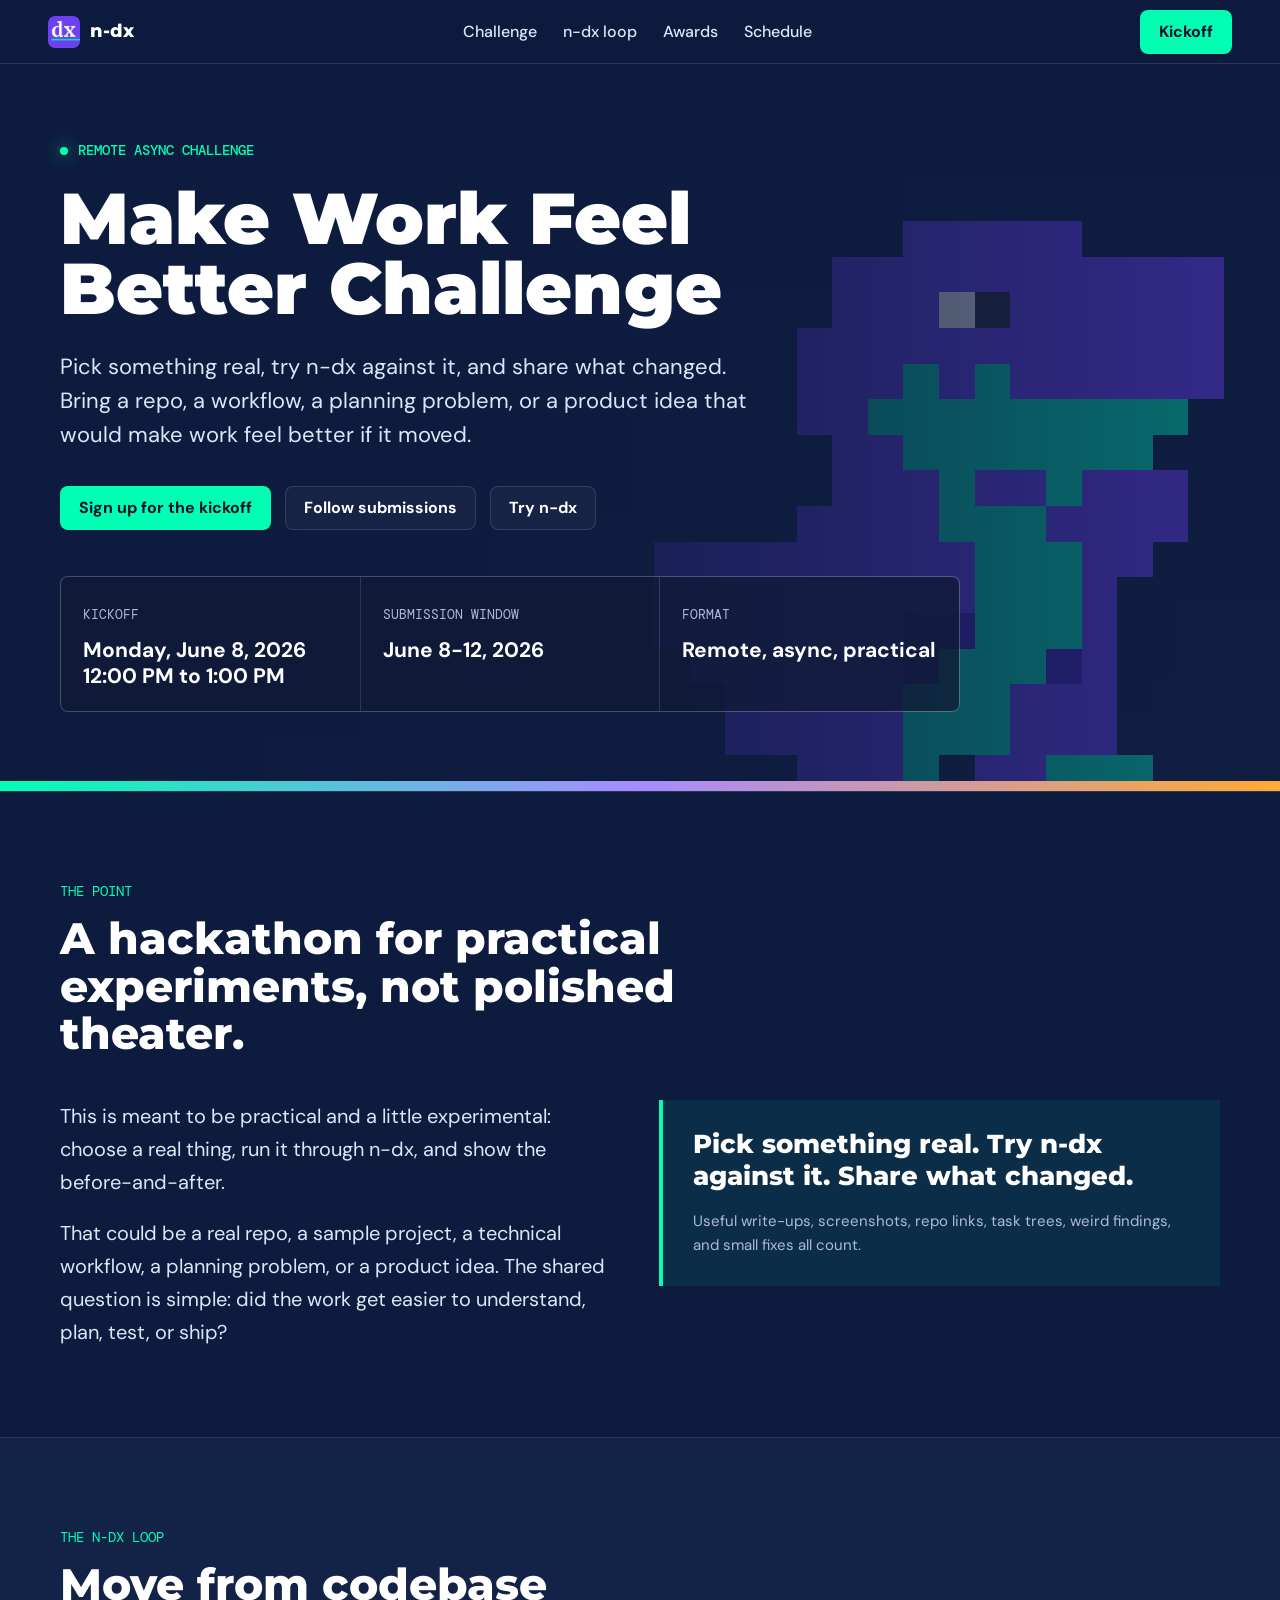
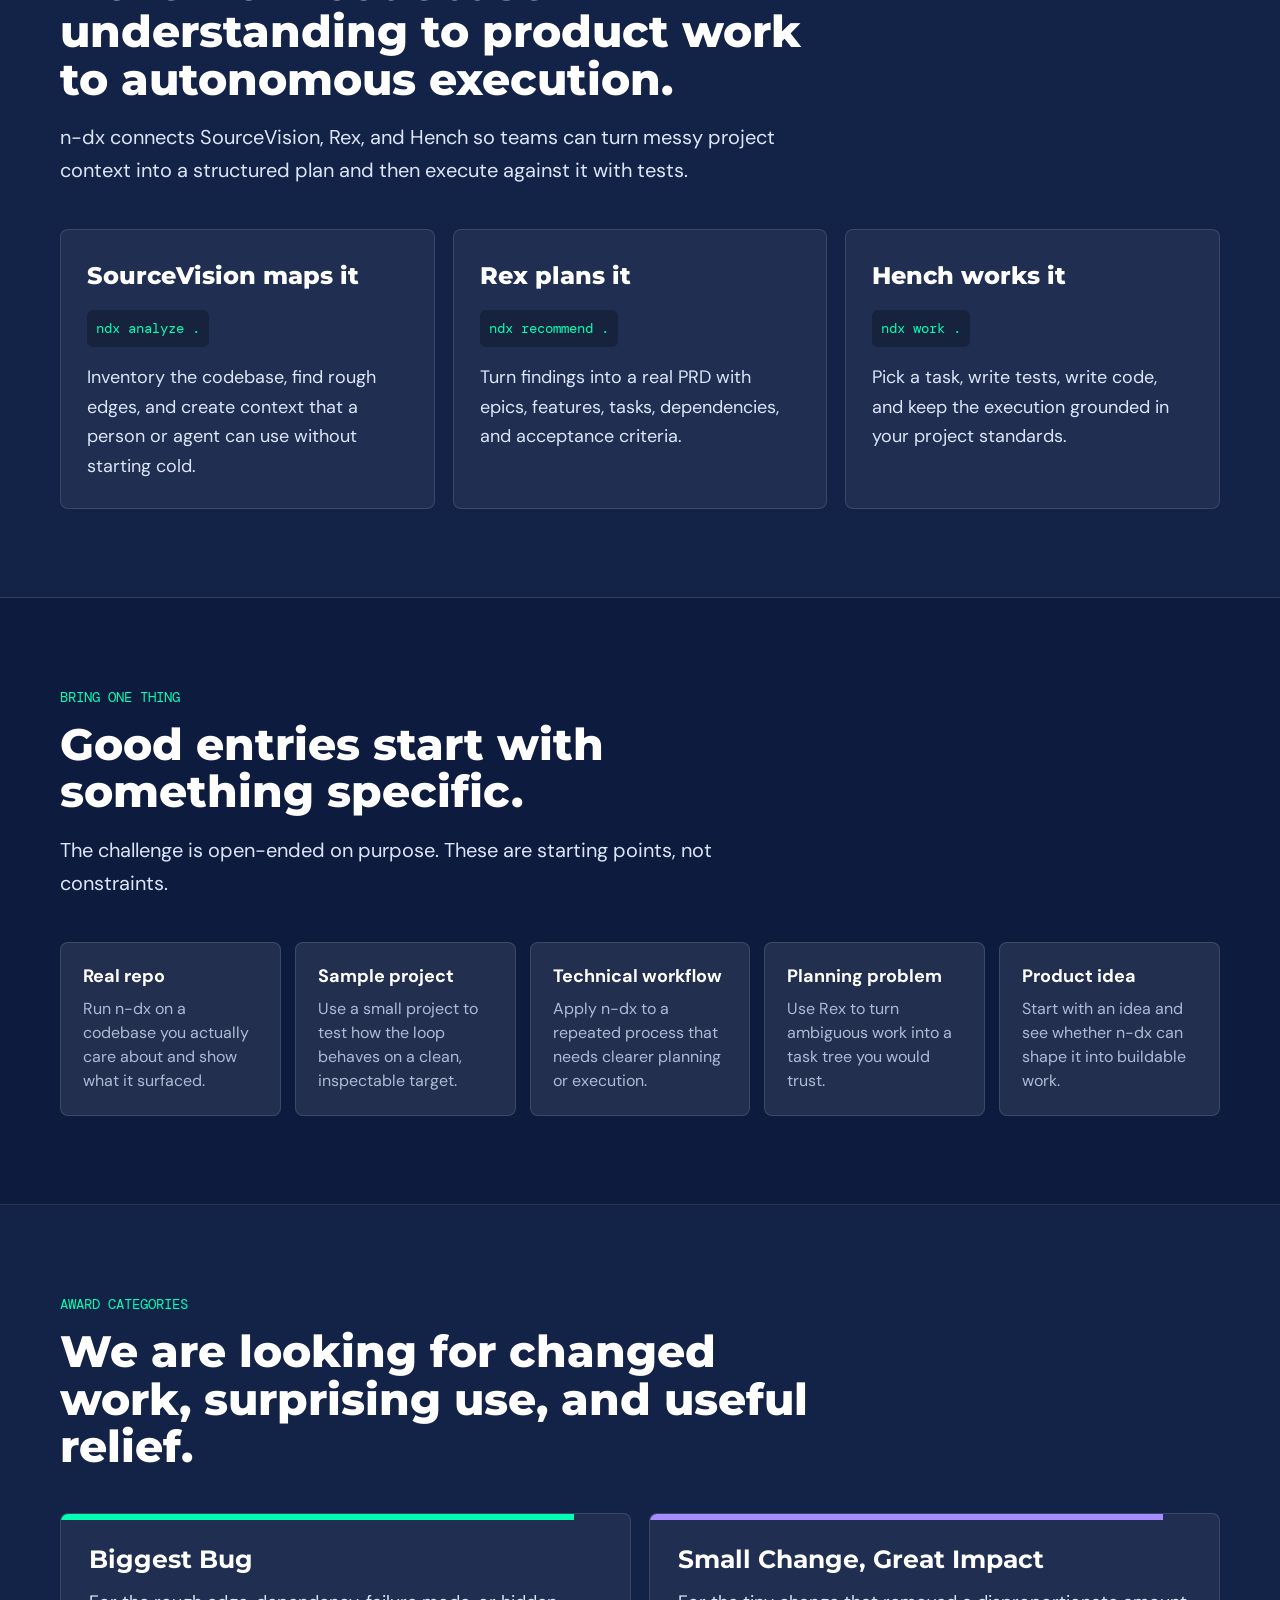
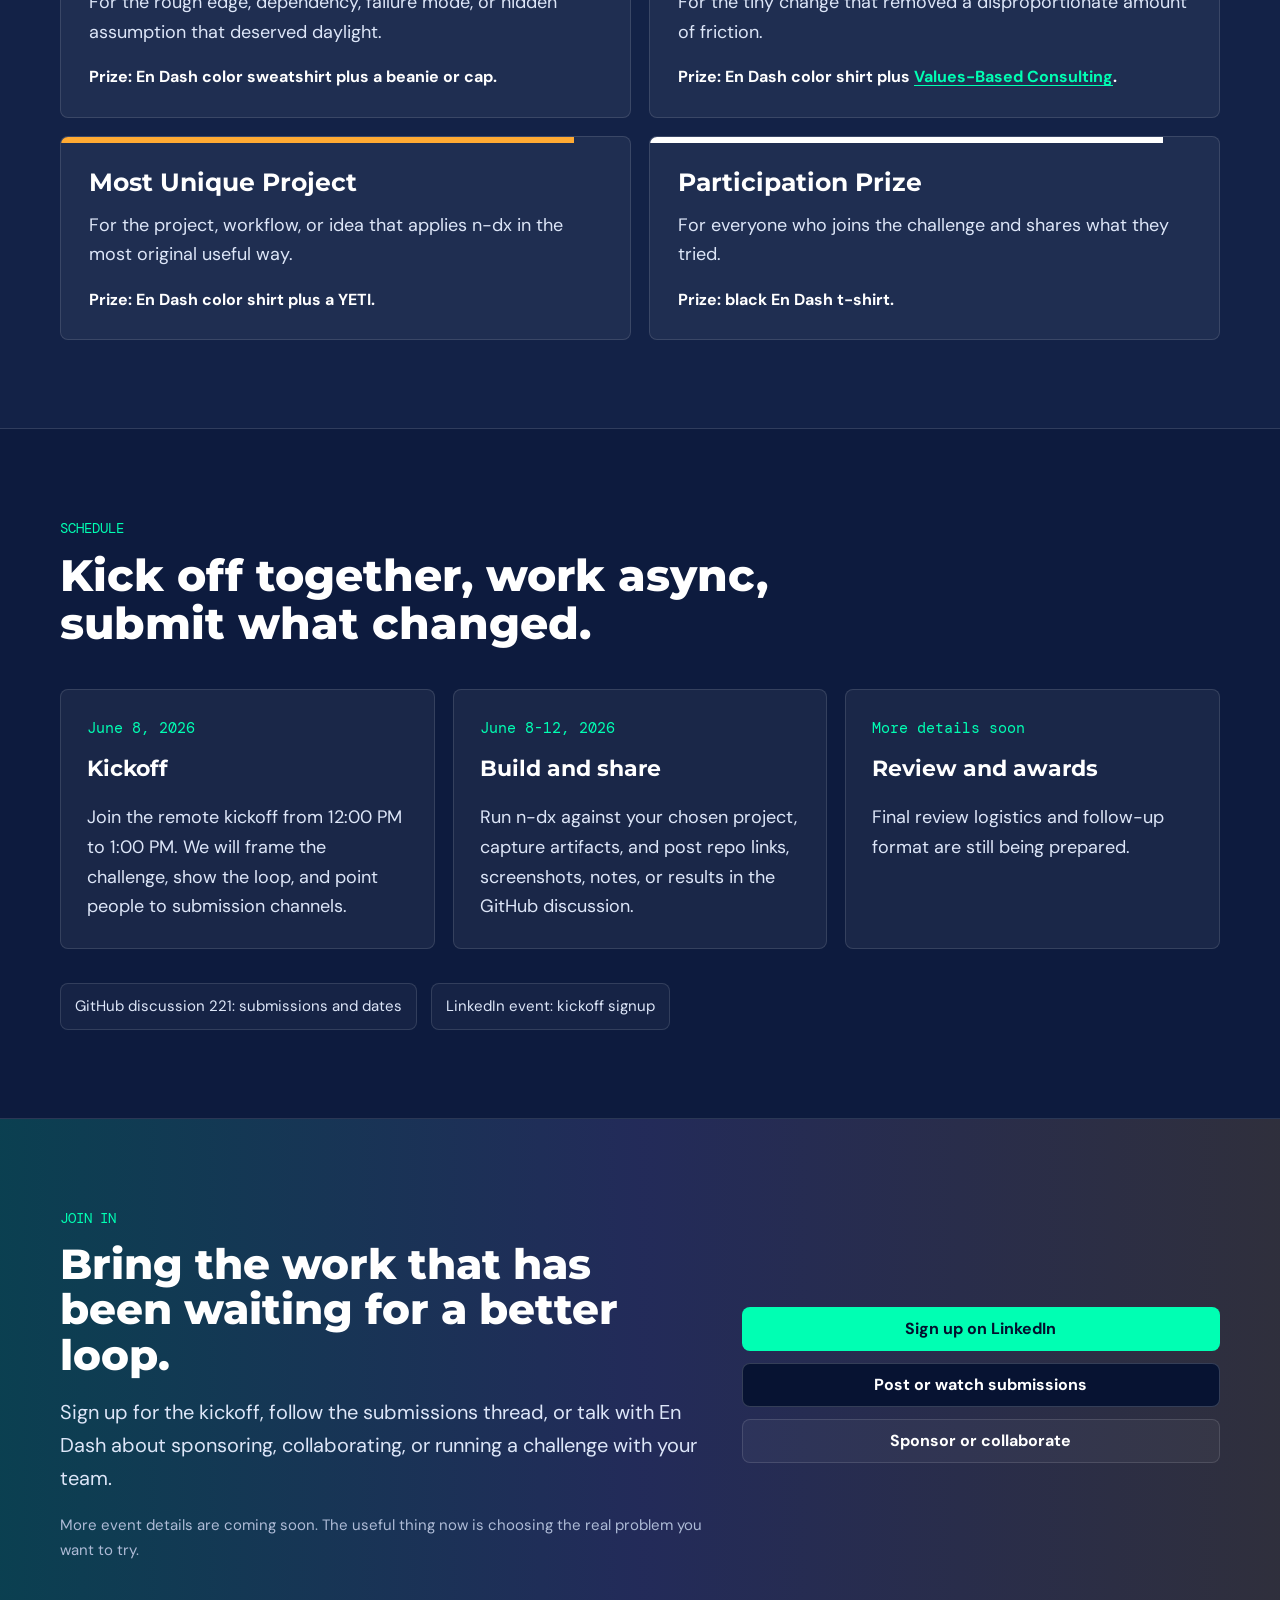
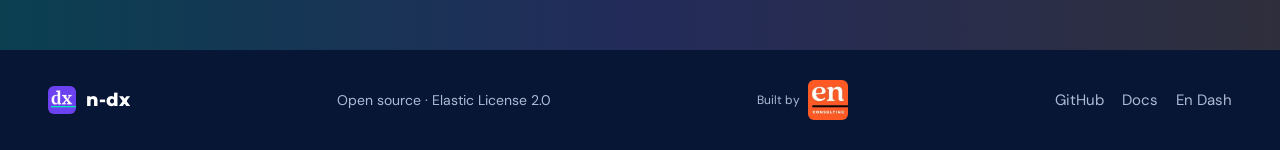
<file: hackathon/index.html>
<!DOCTYPE html>
<html lang="en">
<head>
<meta charset="UTF-8">
<meta name="viewport" content="width=device-width, initial-scale=1.0">
<meta http-equiv="refresh" content="0; url=../mwfb2026/">
<link rel="canonical" href="https://n-dx.dev/mwfb2026/">
<title>Redirecting to Make Work Feel Better Challenge 2026 | n-dx</title>
<meta name="robots" content="noindex, follow">
<style>
  :root {
    --navy: #0d1b3e;
    --teal: #00ffb3;
    --white: #ffffff;
    --muted: #dde6f8;
    --font-body: system-ui, -apple-system, BlinkMacSystemFont, "Segoe UI", sans-serif;
  }
  * { box-sizing: border-box; }
  body {
    min-height: 100vh;
    display: grid;
    place-items: center;
    margin: 0;
    padding: 24px;
    background: var(--navy);
    color: var(--white);
    font-family: var(--font-body);
    line-height: 1.5;
  }
  main {
    max-width: 560px;
    text-align: center;
  }
  a {
    color: var(--teal);
    font-weight: 700;
  }
  p { color: var(--muted); }
</style>
<script>
  window.location.replace("../mwfb2026/");
</script>
</head>
<body>
<main>
  <h1>Redirecting to the Make Work Feel Better Challenge</h1>
  <p>If you are not redirected automatically, <a href="../mwfb2026/">open the challenge page</a>.</p>
</main>
</body>
</html>
</file>
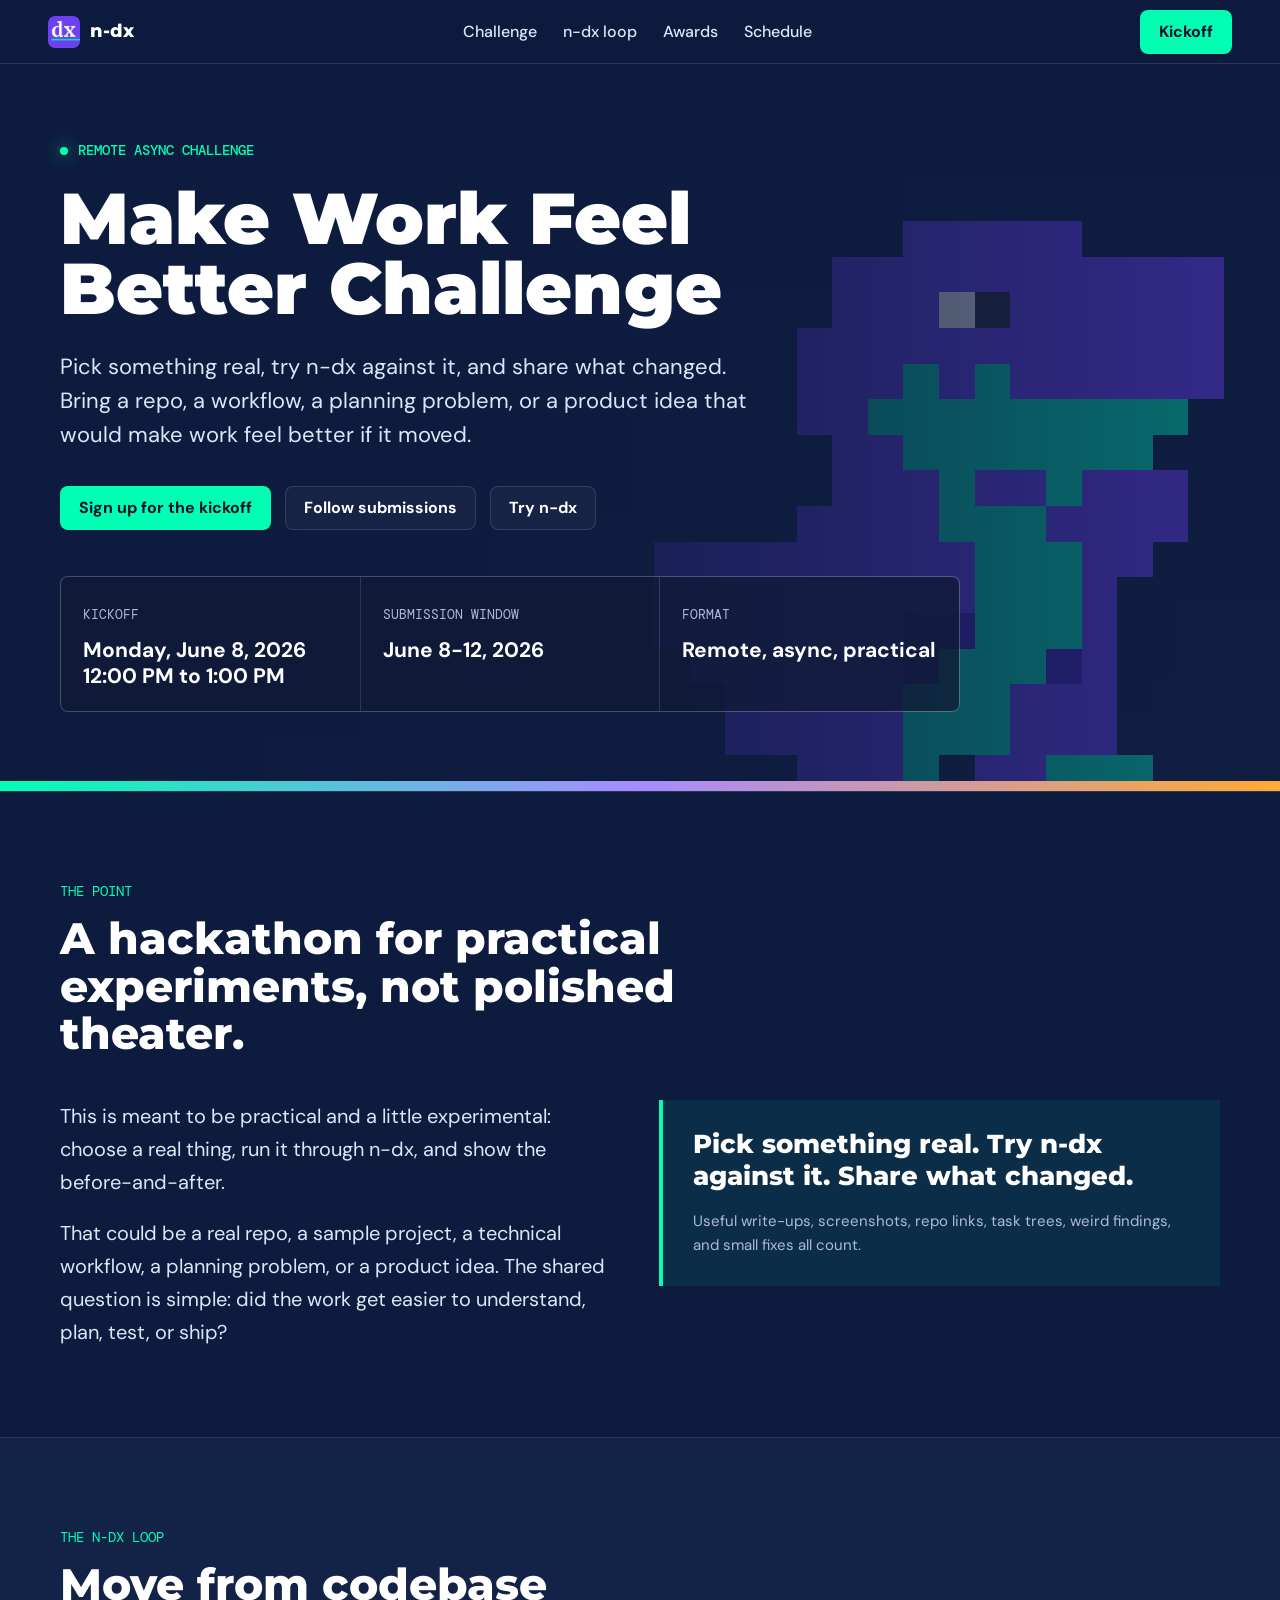
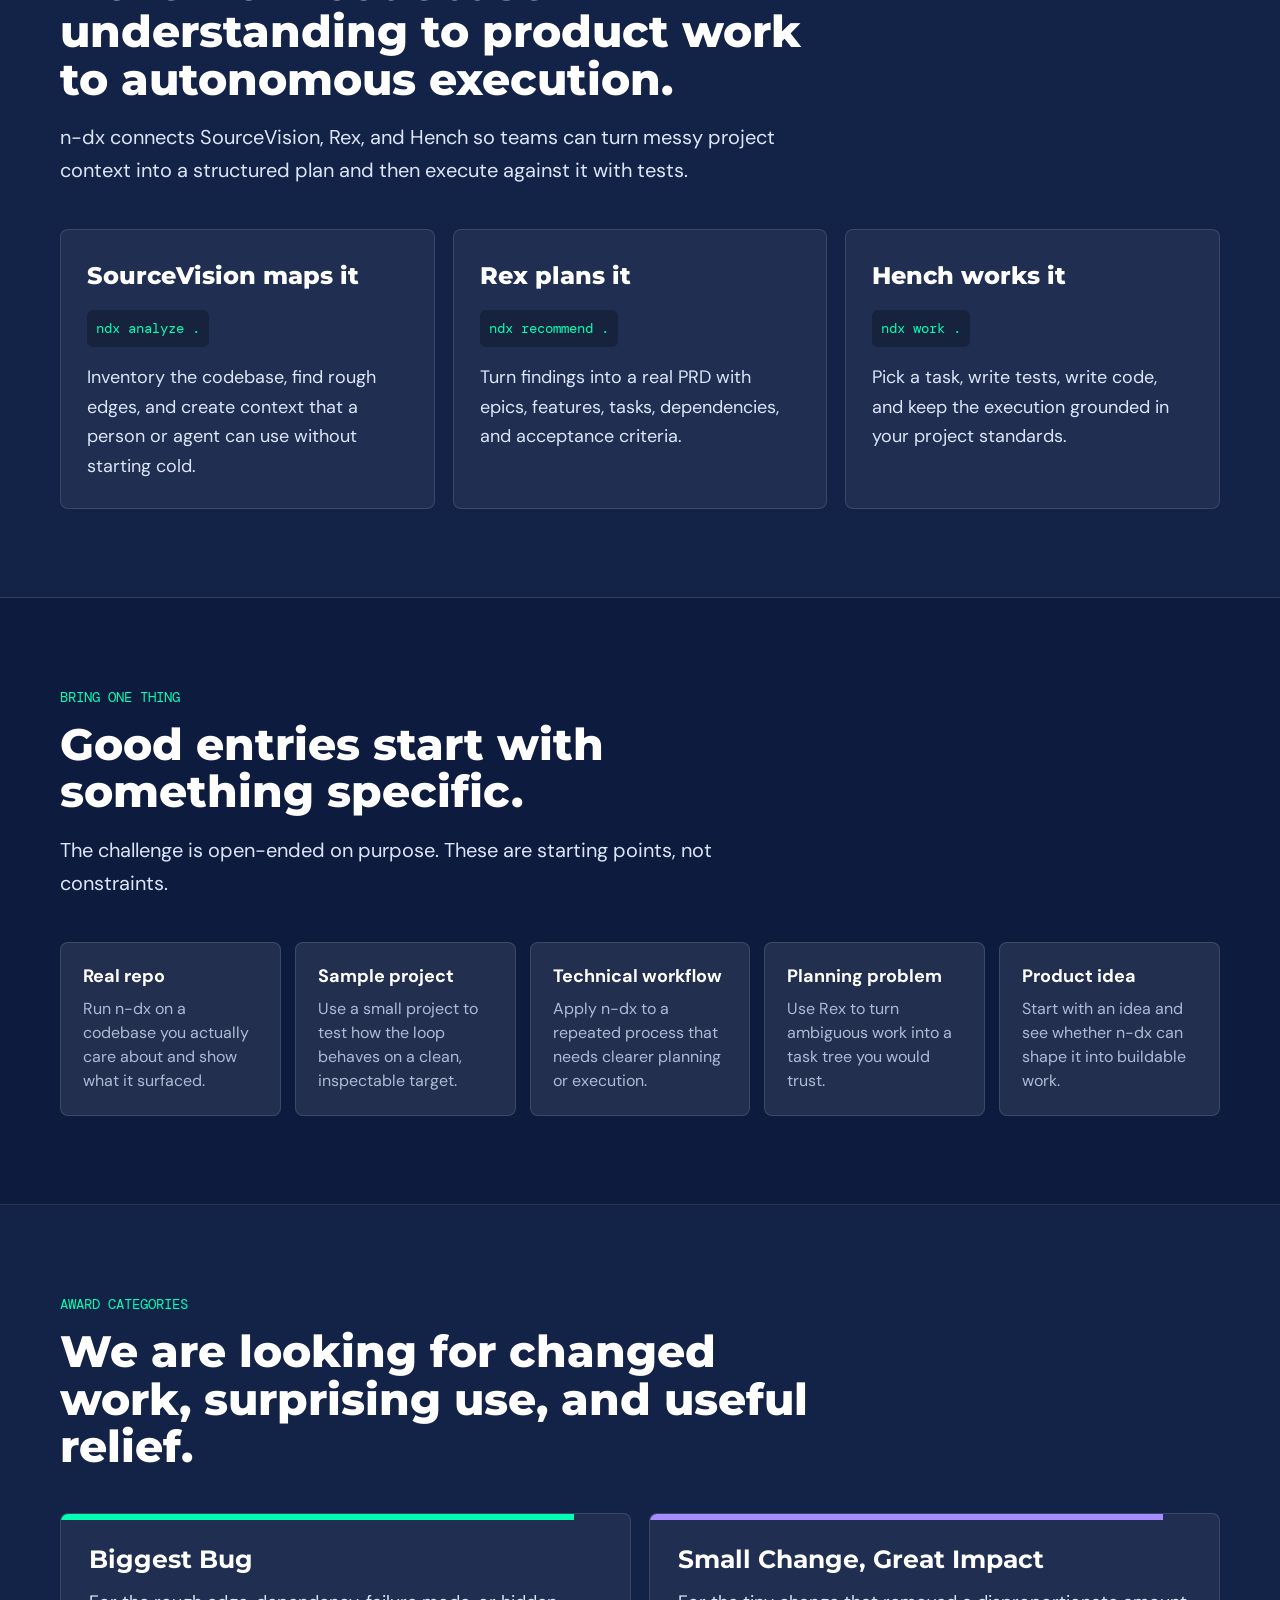
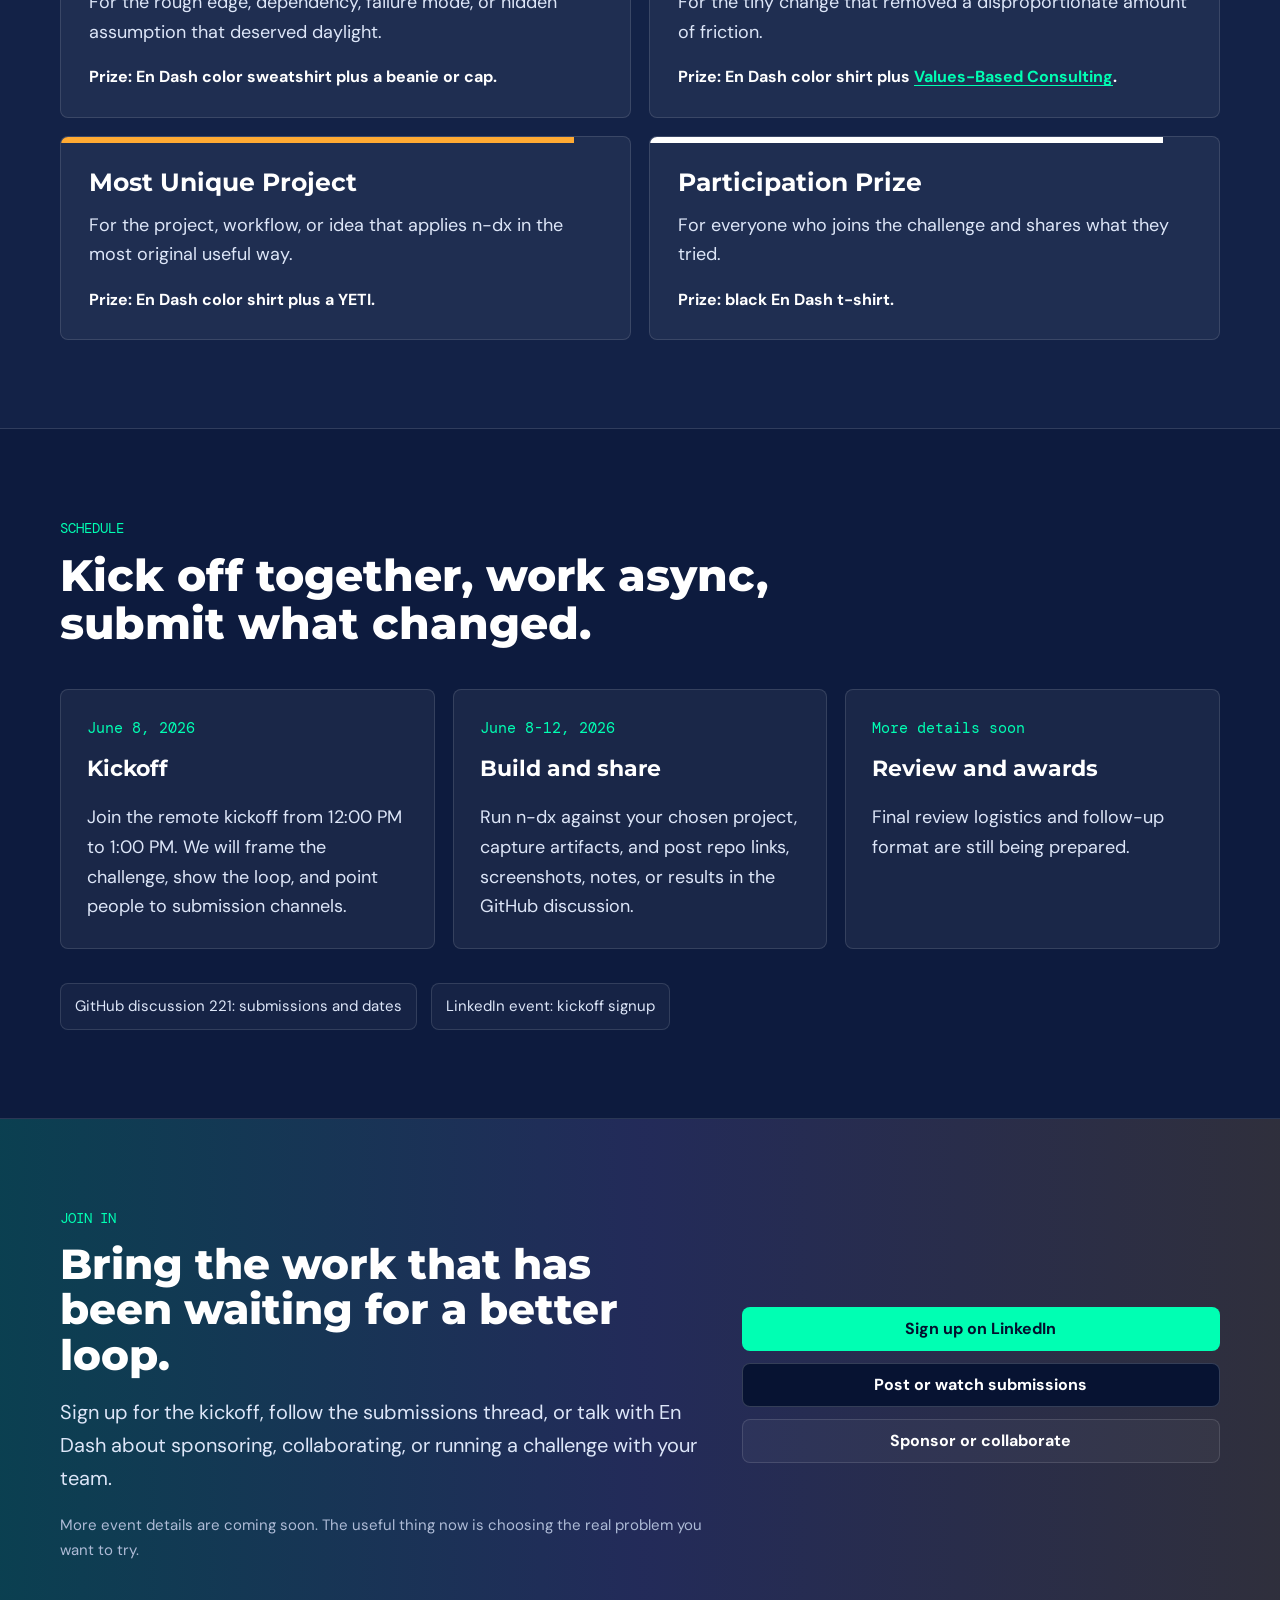
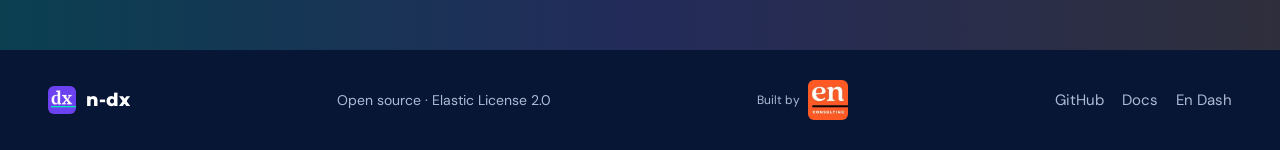
<file: mwfb2026/index.html>
<!DOCTYPE html>
<html lang="en">
<head>
<script async src="https://www.googletagmanager.com/gtag/js?id=G-GD4SJX7TSY"></script>
<script>
  window.dataLayer = window.dataLayer || [];
  function gtag(){dataLayer.push(arguments);}
  gtag('js', new Date());
  gtag('config', 'G-GD4SJX7TSY');
</script>
<meta charset="UTF-8">
<meta name="viewport" content="width=device-width, initial-scale=1.0">
<title>Make Work Feel Better Challenge 2026 | n-dx</title>
<meta name="description" content="A practical, remote, async n-dx challenge. Pick something real, try SourceVision, Rex, and Hench against it, and share what changed. Kickoff June 8, 2026.">
<meta name="keywords" content="n-dx, Make Work Feel Better, hackathon, SourceVision, Rex, Hench, AI coding, PRD, autonomous development">
<meta name="author" content="En Dash Consulting">
<meta name="robots" content="index, follow">
<link rel="canonical" href="https://n-dx.dev/mwfb2026/">
<meta name="theme-color" content="#0d1b3e">

<meta property="og:type" content="website">
<meta property="og:url" content="https://n-dx.dev/mwfb2026/">
<meta property="og:title" content="Make Work Feel Better Challenge 2026 | n-dx">
<meta property="og:description" content="Remote, async challenge kickoff June 8. Pick something real, try n-dx against it, and share what changed.">
<meta property="og:image" content="https://n-dx.dev/n-dx-logo.png">
<meta property="og:image:width" content="300">
<meta property="og:image:height" content="300">
<meta property="og:image:alt" content="n-dx logo">
<meta property="og:site_name" content="n-dx">

<meta name="twitter:card" content="summary">
<meta name="twitter:title" content="Make Work Feel Better Challenge 2026 | n-dx">
<meta name="twitter:description" content="A practical, remote, async n-dx challenge. Pick something real, try it, and share what changed.">
<meta name="twitter:image" content="https://n-dx.dev/n-dx-logo.png">
<meta name="twitter:image:alt" content="n-dx logo">

<link rel="preconnect" href="https://fonts.googleapis.com">
<link rel="preconnect" href="https://fonts.gstatic.com" crossorigin>
<link href="https://fonts.googleapis.com/css2?family=DM+Mono:wght@400;500&family=Montserrat:wght@600;700;800;900&family=DM+Sans:wght@300;400;500;700&display=swap" rel="stylesheet">
<link rel="icon" type="image/png" href="../n-dx-logo.png">
<link rel="apple-touch-icon" href="../n-dx-logo.png">

<script type="application/ld+json">
{
  "@context": "https://schema.org",
  "@type": "Event",
  "name": "Make Work Feel Better Challenge, With n-dx",
  "description": "A remote, async n-dx challenge. Pick something real, try n-dx against it, and share what changed.",
  "url": "https://n-dx.dev/mwfb2026/",
  "startDate": "2026-06-08T12:00:00-04:00",
  "endDate": "2026-06-08T13:00:00-04:00",
  "eventAttendanceMode": "https://schema.org/OnlineEventAttendanceMode",
  "eventStatus": "https://schema.org/EventScheduled",
  "location": {
    "@type": "VirtualLocation",
    "url": "https://www.linkedin.com/events/7462954736745627648/?viewAsMember=true"
  },
  "organizer": {
    "@type": "Organization",
    "name": "En Dash Consulting",
    "url": "https://endash.us"
  },
  "image": "https://n-dx.dev/n-dx-logo.png"
}
</script>

<style>
  :root {
    --navy: #0d1b3e;
    --navy-mid: #132247;
    --teal: #00ffb3;
    --purple: #a78bff;
    --amber: #ffaa33;
    --white: #ffffff;
    --ink: #edf2ff;
    --muted: #dde6f8;
    --muted-2: #aebbd6;
    --border: rgba(255,255,255,0.12);
    --card: rgba(255,255,255,0.055);
    --card-strong: rgba(255,255,255,0.09);
    --font-display: 'Montserrat', sans-serif;
    --font-body: 'DM Sans', sans-serif;
    --font-mono: 'DM Mono', monospace;
  }

  *, *::before, *::after { box-sizing: border-box; margin: 0; padding: 0; }
  html { scroll-behavior: smooth; }
  body {
    background: var(--navy);
    color: var(--ink);
    font-family: var(--font-body);
    font-size: 18px;
    line-height: 1.65;
    overflow-x: hidden;
  }
  a { color: inherit; }
  img { max-width: 100%; display: block; }

  .skip-link {
    position: fixed;
    top: 12px;
    left: 12px;
    z-index: 1000;
    transform: translateY(-150%);
    background: var(--teal);
    color: #03102d;
    padding: 10px 14px;
    border-radius: 6px;
    font-weight: 700;
    text-decoration: none;
  }
  .skip-link:focus { transform: translateY(0); outline: 3px solid var(--white); }

  nav {
    position: fixed;
    top: 0;
    left: 0;
    right: 0;
    z-index: 100;
    height: 64px;
    display: flex;
    align-items: center;
    justify-content: space-between;
    gap: 24px;
    padding: 0 48px;
    background: rgba(13,27,62,0.88);
    border-bottom: 1px solid var(--border);
    backdrop-filter: blur(12px);
  }
  .nav-logo {
    display: inline-flex;
    align-items: center;
    gap: 10px;
    color: var(--white);
    text-decoration: none;
    font-family: var(--font-display);
    font-weight: 800;
  }
  .nav-logo img {
    width: 32px;
    height: 32px;
    border-radius: 7px;
  }
  .nav-links {
    display: flex;
    align-items: center;
    gap: 26px;
    list-style: none;
  }
  .nav-links a {
    color: var(--muted);
    text-decoration: none;
    font-size: 16px;
    font-weight: 500;
  }
  .nav-links a:hover,
  .nav-links a:focus-visible { color: var(--white); }

  .btn {
    display: inline-flex;
    align-items: center;
    justify-content: center;
    gap: 8px;
    min-height: 44px;
    padding: 10px 18px;
    border-radius: 8px;
    border: 1px solid transparent;
    font-size: 16px;
    font-weight: 700;
    line-height: 1.2;
    text-decoration: none;
    transition: background 0.2s, border-color 0.2s, color 0.2s, transform 0.2s;
  }
  .btn:hover { transform: translateY(-1px); }
  .btn:focus-visible { outline: 3px solid rgba(0,255,179,0.5); outline-offset: 3px; }
  .btn-primary {
    background: var(--teal);
    color: #03102d;
  }
  .btn-primary:hover { background: #4affc8; }
  .btn-ghost {
    border-color: var(--border);
    color: var(--white);
    background: rgba(255,255,255,0.04);
  }
  .btn-ghost:hover { border-color: rgba(255,255,255,0.28); background: rgba(255,255,255,0.08); }
  .btn-dark {
    background: #071332;
    border-color: rgba(255,255,255,0.18);
    color: var(--white);
  }
  .btn-dark:hover { background: #0b1c45; }

  .hero {
    position: relative;
    min-height: 88svh;
    display: flex;
    align-items: center;
    padding: 112px 48px 56px;
    overflow: hidden;
    border-bottom: 1px solid var(--border);
  }
  .hero::before {
    content: "";
    position: absolute;
    inset: 0;
    background:
      linear-gradient(90deg, rgba(13,27,62,0.96) 0%, rgba(13,27,62,0.88) 48%, rgba(13,27,62,0.56) 100%),
      url("../rex-pixel.svg") right 8% bottom 0 / auto 72% no-repeat,
      linear-gradient(180deg, var(--navy) 0%, var(--navy-mid) 100%);
  }
  .hero::after {
    content: "";
    position: absolute;
    left: 0;
    right: 0;
    bottom: 0;
    height: 10px;
    background: linear-gradient(90deg, var(--teal), var(--purple), var(--amber));
  }
  .hero-inner {
    position: relative;
    z-index: 1;
    width: 100%;
    max-width: 1160px;
    margin: 0 auto;
  }
  .eyebrow {
    display: inline-flex;
    align-items: center;
    gap: 10px;
    color: var(--teal);
    font-family: var(--font-mono);
    font-size: 14px;
    font-weight: 500;
    text-transform: uppercase;
  }
  .eyebrow::before {
    content: "";
    width: 8px;
    height: 8px;
    border-radius: 50%;
    background: var(--teal);
    box-shadow: 0 0 18px rgba(0,255,179,0.8);
  }
  h1 {
    max-width: 760px;
    margin-top: 18px;
    color: var(--white);
    font-family: var(--font-display);
    font-size: 72px;
    line-height: 0.98;
    font-weight: 900;
  }
  .hero-copy {
    max-width: 690px;
    margin-top: 26px;
    color: var(--muted);
    font-size: 22px;
    line-height: 1.55;
  }
  .hero-actions {
    display: flex;
    flex-wrap: wrap;
    gap: 14px;
    margin-top: 34px;
  }
  .hero-meta {
    display: grid;
    grid-template-columns: repeat(3, minmax(0, 1fr));
    gap: 1px;
    max-width: 900px;
    margin-top: 46px;
    border: 1px solid var(--border);
    border-radius: 8px;
    overflow: hidden;
    background: var(--border);
  }
  .meta-item {
    min-height: 118px;
    padding: 22px;
    background: rgba(5,16,45,0.72);
  }
  .meta-label {
    color: var(--muted-2);
    font-family: var(--font-mono);
    font-size: 13px;
    text-transform: uppercase;
  }
  .meta-value {
    display: block;
    margin-top: 8px;
    color: var(--white);
    font-size: 21px;
    font-weight: 700;
    line-height: 1.25;
  }

  main section { padding: 88px 48px; }
  .band { border-bottom: 1px solid var(--border); }
  .band-alt {
    background: var(--navy-mid);
    border-bottom: 1px solid var(--border);
  }
  .section-inner {
    max-width: 1160px;
    margin: 0 auto;
  }
  .section-kicker {
    color: var(--teal);
    font-family: var(--font-mono);
    font-size: 14px;
    text-transform: uppercase;
    margin-bottom: 12px;
  }
  h2 {
    max-width: 780px;
    color: var(--white);
    font-family: var(--font-display);
    font-size: 44px;
    line-height: 1.08;
    font-weight: 800;
  }
  .section-lede {
    max-width: 760px;
    margin-top: 18px;
    color: var(--muted);
    font-size: 20px;
  }

  .challenge-grid {
    display: grid;
    grid-template-columns: 1fr 1fr;
    gap: 38px;
    align-items: start;
    margin-top: 42px;
  }
  .narrative {
    color: var(--muted);
    font-size: 20px;
  }
  .narrative p + p { margin-top: 18px; }
  .quote-panel {
    border-left: 4px solid var(--teal);
    padding: 28px 30px;
    background: rgba(0,255,179,0.08);
  }
  .quote-panel p {
    color: var(--white);
    font-family: var(--font-display);
    font-size: 26px;
    font-weight: 800;
    line-height: 1.25;
  }
  .quote-panel span {
    display: block;
    margin-top: 16px;
    color: var(--muted-2);
    font-size: 15px;
  }

  .steps,
  .awards,
  .timeline {
    display: grid;
    grid-template-columns: repeat(3, minmax(0, 1fr));
    gap: 18px;
    margin-top: 42px;
  }
  .awards {
    grid-template-columns: repeat(2, minmax(0, 1fr));
  }
  .step-card,
  .track-card,
  .award-card,
  .timeline-card {
    min-height: 100%;
    border: 1px solid var(--border);
    border-radius: 8px;
    background: var(--card);
  }
  .step-card,
  .timeline-card {
    padding: 26px;
  }
  .step-name {
    color: var(--white);
    font-family: var(--font-display);
    font-size: 24px;
    font-weight: 800;
  }
  .step-command {
    display: inline-flex;
    margin-top: 14px;
    padding: 7px 9px;
    border-radius: 6px;
    background: rgba(0,0,0,0.26);
    color: var(--teal);
    font-family: var(--font-mono);
    font-size: 14px;
  }
  .step-card p,
  .timeline-card p {
    margin-top: 16px;
    color: var(--muted);
  }

  .tracks {
    display: grid;
    grid-template-columns: repeat(5, minmax(0, 1fr));
    gap: 14px;
    margin-top: 42px;
  }
  .track-card {
    padding: 22px;
    background: var(--card-strong);
  }
  .track-card h3 {
    color: var(--white);
    font-size: 18px;
    line-height: 1.25;
  }
  .track-card p {
    margin-top: 10px;
    color: var(--muted-2);
    font-size: 16px;
    line-height: 1.5;
  }

  .award-card {
    position: relative;
    overflow: hidden;
    padding: 28px;
  }
  .award-card::before {
    content: "";
    display: block;
    width: 100%;
    height: 6px;
    margin: -28px -28px 24px;
  }
  .award-card:nth-child(1)::before { background: var(--teal); }
  .award-card:nth-child(2)::before { background: var(--purple); }
  .award-card:nth-child(3)::before { background: var(--amber); }
  .award-card:nth-child(4)::before { background: var(--white); }
  .award-card h3 {
    color: var(--white);
    font-family: var(--font-display);
    font-size: 25px;
    line-height: 1.2;
  }
  .award-card p {
    margin-top: 14px;
    color: var(--muted);
  }
  .award-prize {
    display: block;
    margin-top: 18px;
    color: var(--white);
    font-size: 16px;
    font-weight: 700;
    line-height: 1.45;
  }
  .award-prize a {
    color: var(--teal);
    text-decoration: underline;
    text-underline-offset: 3px;
  }

  .date {
    color: var(--teal);
    font-family: var(--font-mono);
    font-size: 15px;
  }
  .timeline-card h3 {
    margin-top: 10px;
    color: var(--white);
    font-family: var(--font-display);
    font-size: 22px;
  }

  .source-row {
    display: flex;
    flex-wrap: wrap;
    gap: 14px;
    margin-top: 34px;
  }
  .source-link {
    display: inline-flex;
    align-items: center;
    min-height: 44px;
    padding: 10px 14px;
    border: 1px solid var(--border);
    border-radius: 8px;
    color: var(--muted);
    font-size: 15px;
    text-decoration: none;
    background: rgba(255,255,255,0.04);
  }
  .source-link:hover,
  .source-link:focus-visible {
    color: var(--white);
    border-color: rgba(255,255,255,0.26);
  }

  .cta-band {
    background: linear-gradient(90deg, rgba(0,255,179,0.16), rgba(167,139,255,0.14), rgba(255,170,51,0.14));
  }
  .cta-panel {
    display: grid;
    grid-template-columns: 1.35fr 1fr;
    gap: 36px;
    align-items: center;
  }
  .cta-panel h2 { font-size: 42px; }
  .cta-actions {
    display: grid;
    gap: 12px;
  }
  .fine-print {
    margin-top: 18px;
    color: var(--muted-2);
    font-size: 15px;
  }

  footer {
    display: flex;
    align-items: center;
    justify-content: space-between;
    gap: 24px;
    padding: 30px 48px;
    color: var(--muted-2);
    background: #081636;
  }
  .footer-logo {
    display: inline-flex;
    align-items: center;
    gap: 10px;
    color: var(--white);
    font-family: var(--font-display);
    font-weight: 800;
    text-decoration: none;
  }
  .footer-logo img {
    width: 28px;
    height: 28px;
    border-radius: 6px;
  }
  .footer-links {
    display: flex;
    flex-wrap: wrap;
    gap: 18px;
  }
  .footer-links a {
    color: var(--muted-2);
    text-decoration: none;
    font-size: 15px;
  }
  .footer-meta {
    font-size: 0.875rem;
    color: var(--muted-2);
  }
  .footer-links a:hover,
  .footer-links a:focus-visible { color: var(--white); }

  @media (max-width: 1040px) {
    .tracks { grid-template-columns: repeat(2, minmax(0, 1fr)); }
    .tracks .track-card:last-child { grid-column: span 2; }
    h1 { font-size: 58px; }
  }
  @media (max-width: 860px) {
    nav { padding: 0 24px; }
    .nav-links { display: none; }
    .hero {
      min-height: 86svh;
      padding: 104px 24px 44px;
    }
    .hero::before {
      background:
        linear-gradient(180deg, rgba(13,27,62,0.96) 0%, rgba(13,27,62,0.88) 62%, rgba(13,27,62,0.68) 100%),
        url("../rex-pixel.svg") right 16px bottom 0 / auto 40% no-repeat,
        linear-gradient(180deg, var(--navy) 0%, var(--navy-mid) 100%);
    }
    h1 { font-size: 48px; }
    .hero-copy { font-size: 20px; }
    .hero-meta,
    .challenge-grid,
    .steps,
    .awards,
    .timeline,
    .cta-panel {
      grid-template-columns: 1fr;
    }
    .tracks,
    .tracks .track-card:last-child {
      grid-template-columns: 1fr;
      grid-column: auto;
    }
    main section { padding: 68px 24px; }
    h2 { font-size: 36px; }
    footer {
      flex-direction: column;
      align-items: flex-start;
      padding: 28px 24px;
    }
  }
  @media (max-width: 520px) {
    body { font-size: 17px; }
    .nav-logo span { display: none; }
    .hero-actions,
    .source-row {
      flex-direction: column;
    }
    .btn,
    .source-link {
      width: 100%;
    }
    h1 { font-size: 39px; }
    h2 { font-size: 31px; }
    .quote-panel p { font-size: 23px; }
    .meta-item { min-height: 106px; }
  }
  @media (prefers-reduced-motion: reduce) {
    *, *::before, *::after {
      scroll-behavior: auto !important;
      transition: none !important;
    }
  }
</style>
</head>
<body>
<a href="#main-content" class="skip-link">Skip to content</a>

<nav aria-label="Primary navigation">
  <a class="nav-logo" href="../">
    <img src="../n-dx-logo.png" alt="" width="32" height="32">
    <span>n-dx</span>
  </a>
  <ul class="nav-links">
    <li><a href="#challenge">Challenge</a></li>
    <li><a href="#loop">n-dx loop</a></li>
    <li><a href="#awards">Awards</a></li>
    <li><a href="#schedule">Schedule</a></li>
  </ul>
  <a class="btn btn-primary" href="https://www.linkedin.com/events/7462954736745627648/?viewAsMember=true" target="_blank" rel="noopener noreferrer">Kickoff</a>
</nav>

<header class="hero">
  <div class="hero-inner">
    <div class="eyebrow">Remote async challenge</div>
    <h1>Make Work Feel Better Challenge</h1>
    <p class="hero-copy">Pick something real, try n-dx against it, and share what changed. Bring a repo, a workflow, a planning problem, or a product idea that would make work feel better if it moved.</p>
    <div class="hero-actions" aria-label="Primary actions">
      <a class="btn btn-primary" href="https://www.linkedin.com/events/7462954736745627648/?viewAsMember=true" target="_blank" rel="noopener noreferrer">Sign up for the kickoff</a>
      <a class="btn btn-ghost" href="https://github.com/en-dash-consulting/n-dx/discussions/221" target="_blank" rel="noopener noreferrer">Follow submissions</a>
      <a class="btn btn-ghost" href="https://github.com/en-dash-consulting/n-dx" target="_blank" rel="noopener noreferrer">Try n-dx</a>
    </div>
    <div class="hero-meta" aria-label="Event summary">
      <div class="meta-item">
        <span class="meta-label">Kickoff</span>
        <span class="meta-value">Monday, June 8, 2026<br>12:00 PM to 1:00 PM</span>
      </div>
      <div class="meta-item">
        <span class="meta-label">Submission window</span>
        <span class="meta-value">June 8-12, 2026</span>
      </div>
      <div class="meta-item">
        <span class="meta-label">Format</span>
        <span class="meta-value">Remote, async, practical</span>
      </div>
    </div>
  </div>
</header>

<main id="main-content">
  <section class="band" id="challenge">
    <div class="section-inner">
      <div class="section-kicker">The point</div>
      <h2>A hackathon for practical experiments, not polished theater.</h2>
      <div class="challenge-grid">
        <div class="narrative">
          <p>This is meant to be practical and a little experimental: choose a real thing, run it through n-dx, and show the before-and-after.</p>
          <p>That could be a real repo, a sample project, a technical workflow, a planning problem, or a product idea. The shared question is simple: did the work get easier to understand, plan, test, or ship?</p>
        </div>
        <aside class="quote-panel" aria-label="Challenge prompt">
          <p>Pick something real. Try n-dx against it. Share what changed.</p>
          <span>Useful write-ups, screenshots, repo links, task trees, weird findings, and small fixes all count.</span>
        </aside>
      </div>
    </div>
  </section>

  <section class="band-alt" id="loop">
    <div class="section-inner">
      <div class="section-kicker">The n-dx loop</div>
      <h2>Move from codebase understanding to product work to autonomous execution.</h2>
      <p class="section-lede">n-dx connects SourceVision, Rex, and Hench so teams can turn messy project context into a structured plan and then execute against it with tests.</p>
      <div class="steps">
        <article class="step-card">
          <h3 class="step-name">SourceVision maps it</h3>
          <span class="step-command">ndx analyze .</span>
          <p>Inventory the codebase, find rough edges, and create context that a person or agent can use without starting cold.</p>
        </article>
        <article class="step-card">
          <h3 class="step-name">Rex plans it</h3>
          <span class="step-command">ndx recommend .</span>
          <p>Turn findings into a real PRD with epics, features, tasks, dependencies, and acceptance criteria.</p>
        </article>
        <article class="step-card">
          <h3 class="step-name">Hench works it</h3>
          <span class="step-command">ndx work .</span>
          <p>Pick a task, write tests, write code, and keep the execution grounded in your project standards.</p>
        </article>
      </div>
    </div>
  </section>

  <section class="band">
    <div class="section-inner">
      <div class="section-kicker">Bring one thing</div>
      <h2>Good entries start with something specific.</h2>
      <p class="section-lede">The challenge is open-ended on purpose. These are starting points, not constraints.</p>
      <div class="tracks">
        <article class="track-card">
          <h3>Real repo</h3>
          <p>Run n-dx on a codebase you actually care about and show what it surfaced.</p>
        </article>
        <article class="track-card">
          <h3>Sample project</h3>
          <p>Use a small project to test how the loop behaves on a clean, inspectable target.</p>
        </article>
        <article class="track-card">
          <h3>Technical workflow</h3>
          <p>Apply n-dx to a repeated process that needs clearer planning or execution.</p>
        </article>
        <article class="track-card">
          <h3>Planning problem</h3>
          <p>Use Rex to turn ambiguous work into a task tree you would trust.</p>
        </article>
        <article class="track-card">
          <h3>Product idea</h3>
          <p>Start with an idea and see whether n-dx can shape it into buildable work.</p>
        </article>
      </div>
    </div>
  </section>

  <section class="band-alt" id="awards">
    <div class="section-inner">
      <div class="section-kicker">Award categories</div>
      <h2>We are looking for changed work, surprising use, and useful relief.</h2>
      <div class="awards">
        <article class="award-card">
          <h3>Biggest Bug</h3>
          <p>For the rough edge, dependency, failure mode, or hidden assumption that deserved daylight.</p>
          <span class="award-prize">Prize: En Dash color sweatshirt plus a beanie or cap.</span>
        </article>
        <article class="award-card">
          <h3>Small Change, Great Impact</h3>
          <p>For the tiny change that removed a disproportionate amount of friction.</p>
          <span class="award-prize">Prize: En Dash color shirt plus <a href="https://www.amazon.com/Values-Based-Consulting-Field-Guide-Better/dp/B0GDCN1KH4" target="_blank" rel="noopener noreferrer">Values-Based Consulting</a>.</span>
        </article>
        <article class="award-card">
          <h3>Most Unique Project</h3>
          <p>For the project, workflow, or idea that applies n-dx in the most original useful way.</p>
          <span class="award-prize">Prize: En Dash color shirt plus a YETI.</span>
        </article>
        <article class="award-card">
          <h3>Participation Prize</h3>
          <p>For everyone who joins the challenge and shares what they tried.</p>
          <span class="award-prize">Prize: black En Dash t-shirt.</span>
        </article>
      </div>
    </div>
  </section>

  <section class="band" id="schedule">
    <div class="section-inner">
      <div class="section-kicker">Schedule</div>
      <h2>Kick off together, work async, submit what changed.</h2>
      <div class="timeline">
        <article class="timeline-card">
          <div class="date">June 8, 2026</div>
          <h3>Kickoff</h3>
          <p>Join the remote kickoff from 12:00 PM to 1:00 PM. We will frame the challenge, show the loop, and point people to submission channels.</p>
        </article>
        <article class="timeline-card">
          <div class="date">June 8-12, 2026</div>
          <h3>Build and share</h3>
          <p>Run n-dx against your chosen project, capture artifacts, and post repo links, screenshots, notes, or results in the GitHub discussion.</p>
        </article>
        <article class="timeline-card">
          <div class="date">More details soon</div>
          <h3>Review and awards</h3>
          <p>Final review logistics and follow-up format are still being prepared.</p>
        </article>
      </div>
      <div class="source-row" aria-label="Source links">
        <a class="source-link" href="https://github.com/en-dash-consulting/n-dx/discussions/221" target="_blank" rel="noopener noreferrer">GitHub discussion 221: submissions and dates</a>
        <a class="source-link" href="https://www.linkedin.com/events/7462954736745627648/?viewAsMember=true" target="_blank" rel="noopener noreferrer">LinkedIn event: kickoff signup</a>
      </div>
    </div>
  </section>

  <section class="cta-band">
    <div class="section-inner cta-panel">
      <div>
        <div class="section-kicker">Join in</div>
        <h2>Bring the work that has been waiting for a better loop.</h2>
        <p class="section-lede">Sign up for the kickoff, follow the submissions thread, or talk with En Dash about sponsoring, collaborating, or running a challenge with your team.</p>
        <p class="fine-print">More event details are coming soon. The useful thing now is choosing the real problem you want to try.</p>
      </div>
      <div class="cta-actions">
        <a class="btn btn-primary" href="https://www.linkedin.com/events/7462954736745627648/?viewAsMember=true" target="_blank" rel="noopener noreferrer">Sign up on LinkedIn</a>
        <a class="btn btn-dark" href="https://github.com/en-dash-consulting/n-dx/discussions/221" target="_blank" rel="noopener noreferrer">Post or watch submissions</a>
        <a class="btn btn-ghost" href="https://endash.us/toolkit?showContact=true&amp;contactTitle=Re%3A+n-dx+Make+Work+Feel+Better&amp;contactSubtitle=Tell+us+about+the+challenge%2C+sponsorship%2C+or+your+team&amp;contactMessage=Hi%2C+I%27m+interested+in+the+Make+Work+Feel+Better+Challenge.%0A%0A" target="_blank" rel="noopener noreferrer">Sponsor or collaborate</a>
      </div>
    </div>
  </section>
</main>

<footer role="contentinfo">
  <a class="footer-logo" href="../">
    <img src="../n-dx-logo.png" alt="" width="28" height="28">
    <span>n-dx</span>
  </a>
  <div class="footer-meta">Open source · Elastic License 2.0</div>
  <div style="display:flex;align-items:center;gap:8px;">
    <span style="font-size:0.75rem;color:var(--muted-2);font-family:var(--font-body);">Built by</span>
    <a href="https://endash.us" target="_blank" rel="noopener noreferrer" aria-label="En Dash Consulting" style="display:inline-flex;">
      <img src="../assets/logo-endash.webp" alt="En Dash Consulting" width="125" height="125" loading="lazy" decoding="async" style="height:40px;width:auto;border-radius:6px;">
    </a>
  </div>
  <div class="footer-links">
    <a href="https://github.com/en-dash-consulting/n-dx" target="_blank" rel="noopener noreferrer">GitHub</a>
    <a href="https://docs.n-dx.dev" target="_blank" rel="noopener noreferrer">Docs</a>
    <a href="https://endash.us" target="_blank" rel="noopener noreferrer">En Dash</a>
  </div>
</footer>
</body>
</html>
</file>
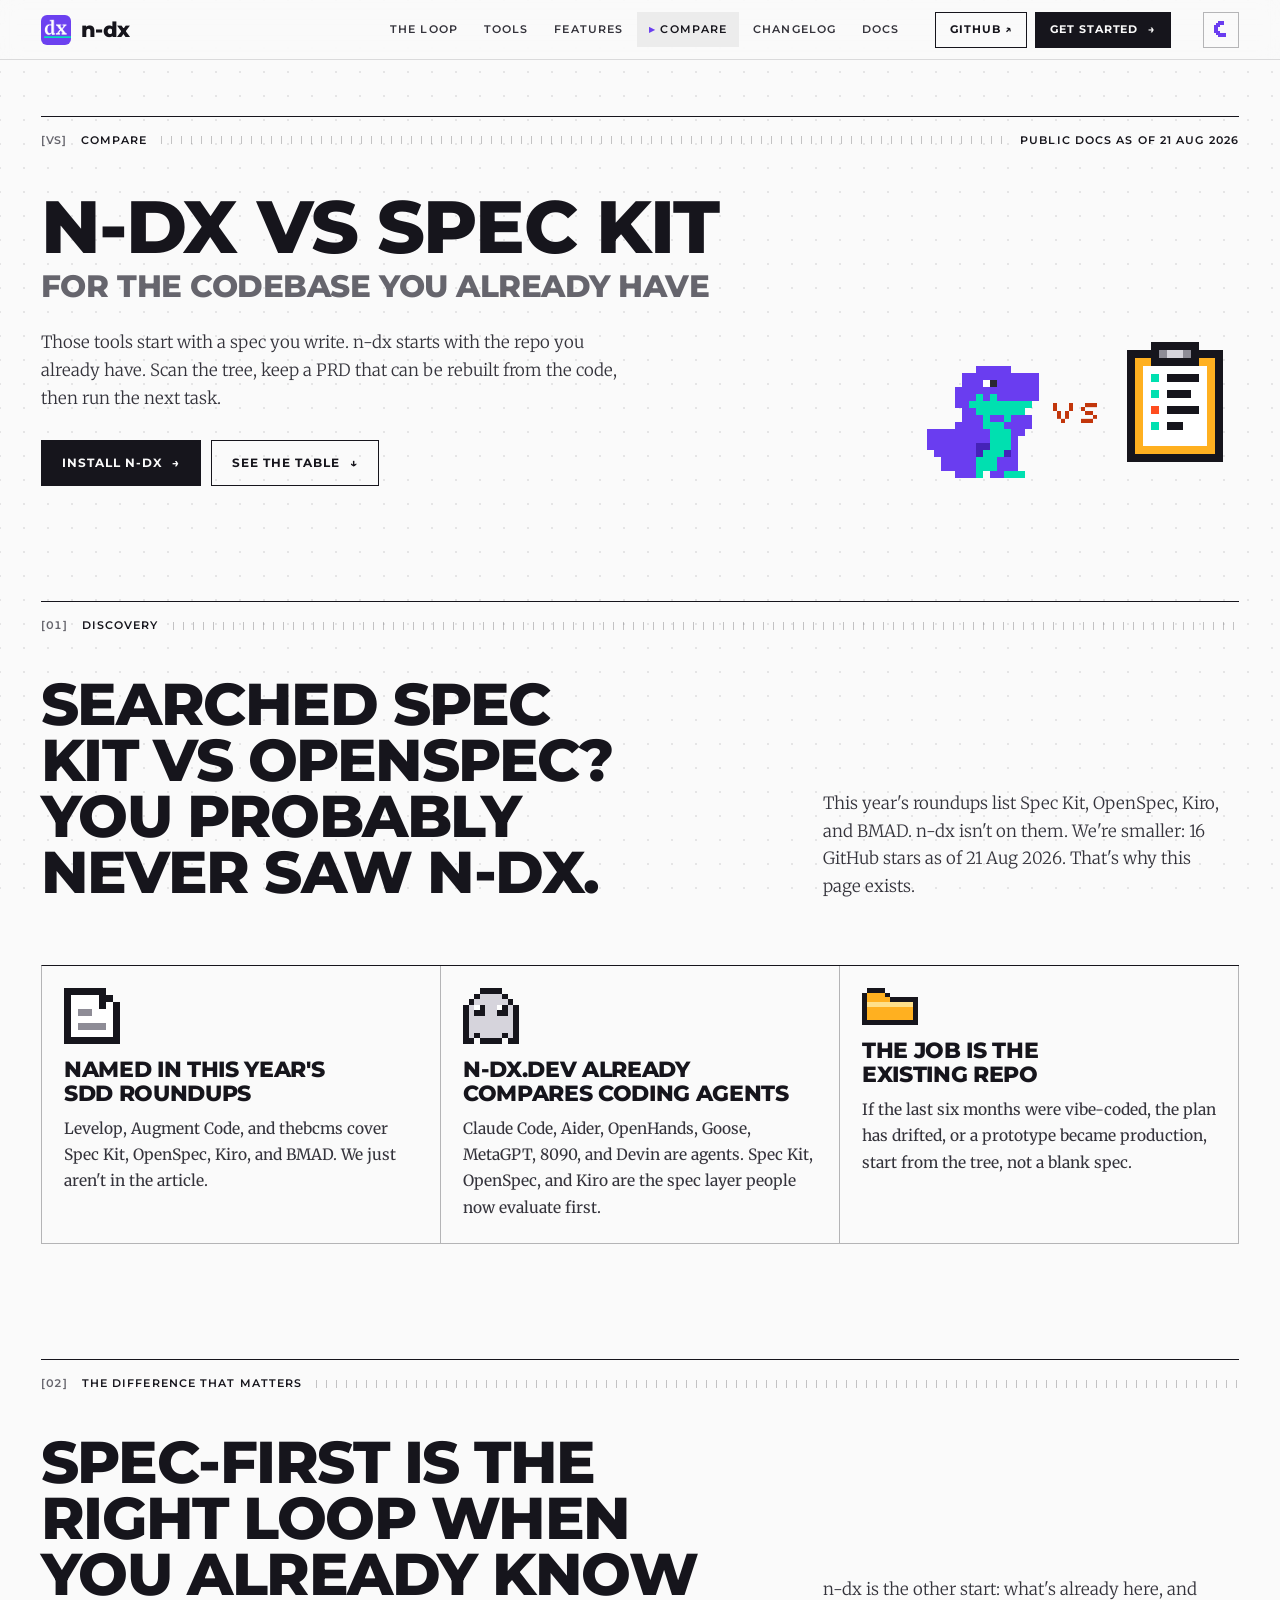
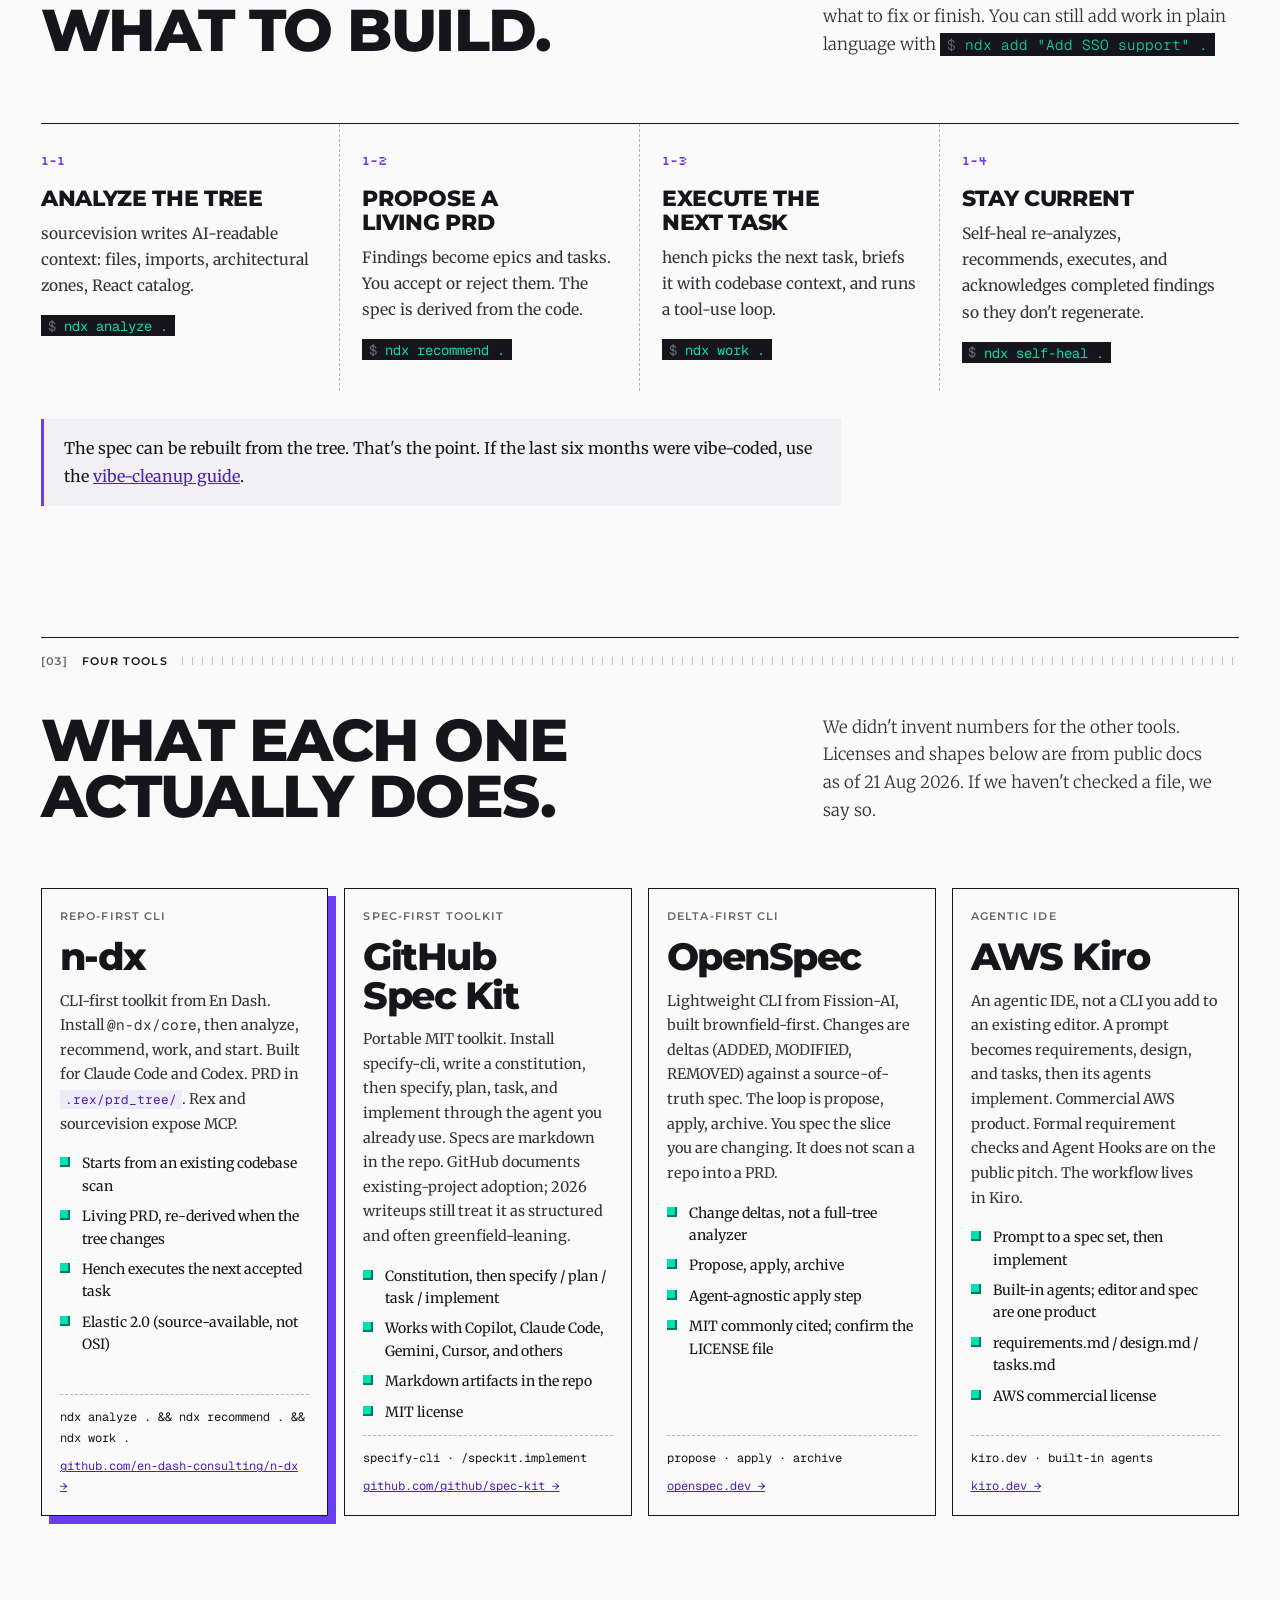
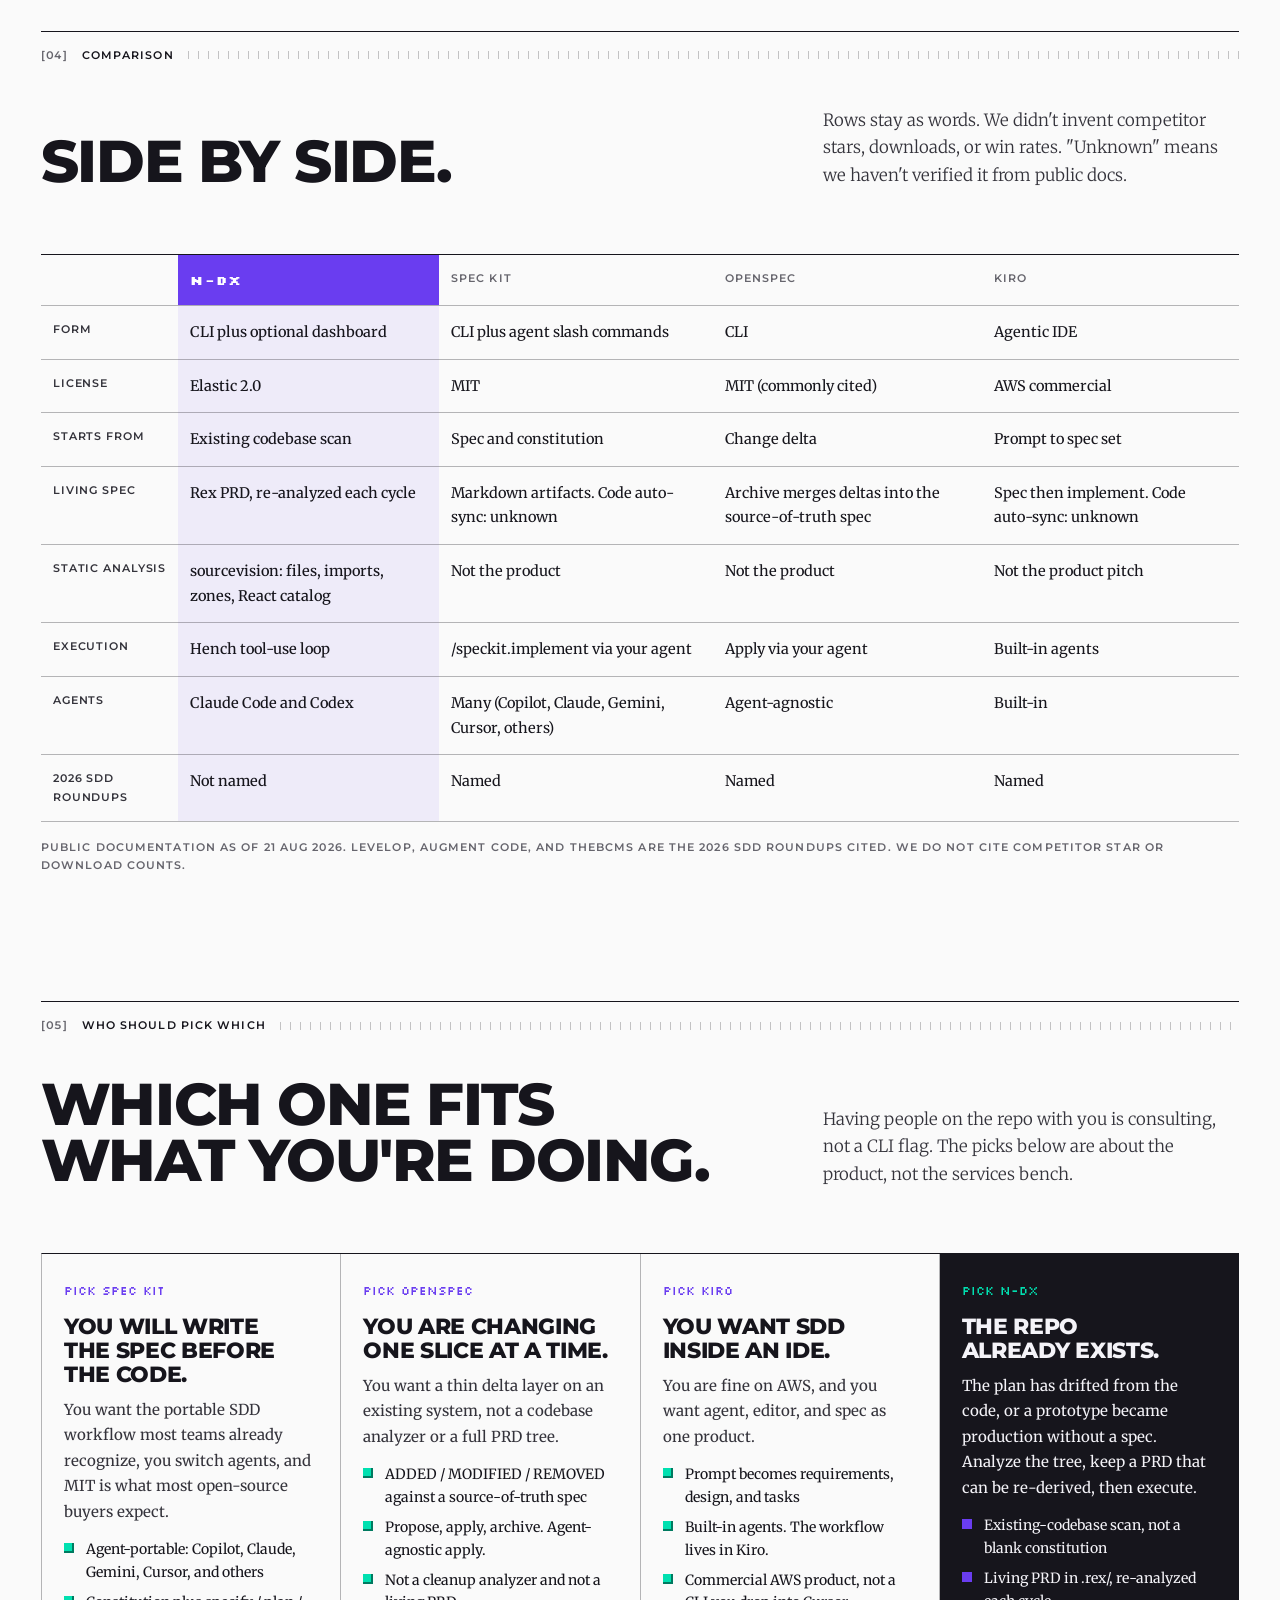
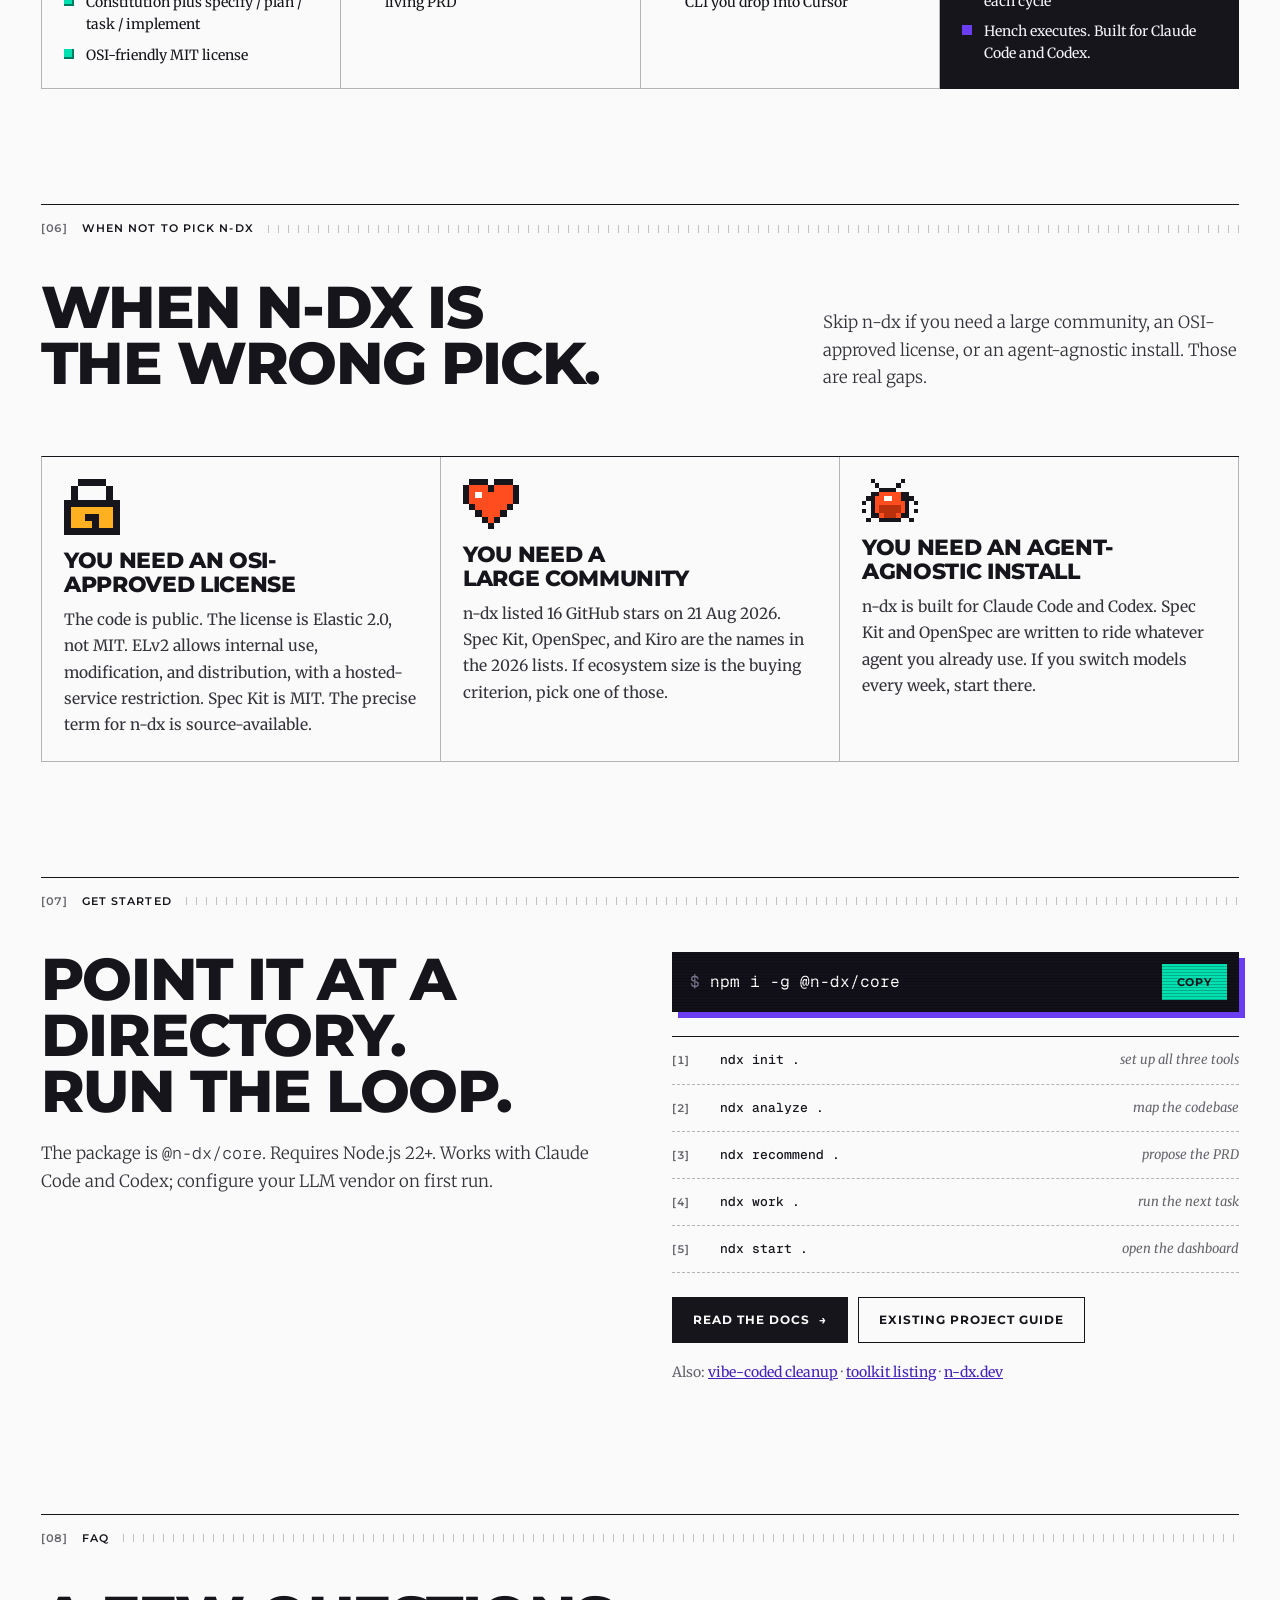
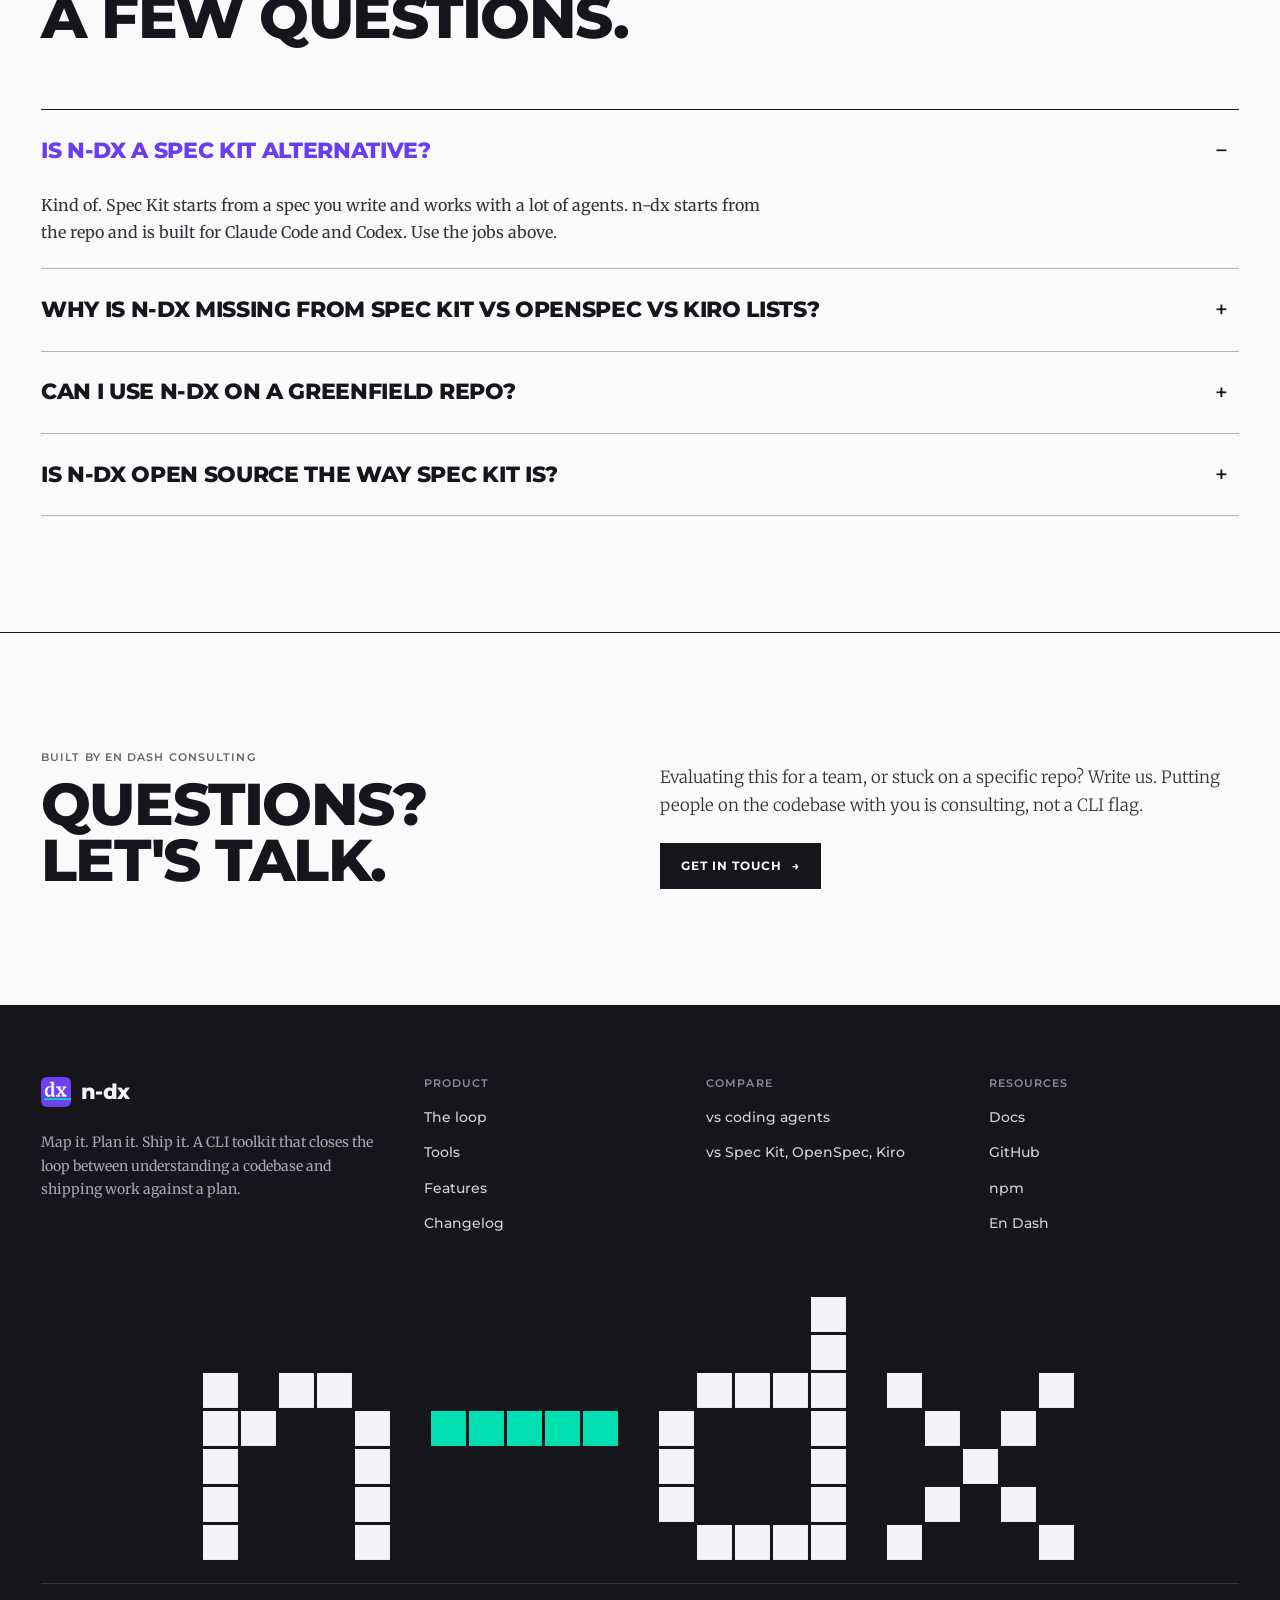
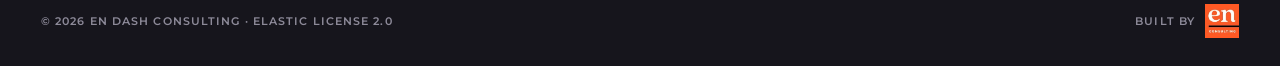
<file: vs/spec-kit/index.html>
<!DOCTYPE html>
<html lang="en">
<head>
<script>
  // Apply a saved theme before first paint, so there is no flash of the other
  // one. With nothing saved, CSS follows prefers-color-scheme.
  try { var t = localStorage.getItem('ndx-theme'); if (t === 'light' || t === 'dark') document.documentElement.setAttribute('data-theme', t); } catch (e) {}
</script>
<script async src="https://www.googletagmanager.com/gtag/js?id=G-GD4SJX7TSY"></script>
<script>
  window.dataLayer = window.dataLayer || [];
  function gtag(){dataLayer.push(arguments);}
  gtag('js', new Date());
  gtag('config', 'G-GD4SJX7TSY');
</script>
<script>document.documentElement.classList.add('js')</script>
<meta charset="UTF-8">
<meta name="viewport" content="width=device-width, initial-scale=1.0">
<title>n-dx vs Spec Kit, OpenSpec, and Kiro for existing codebases</title>
<meta name="description" content="Compare n-dx with GitHub Spec Kit, OpenSpec, and AWS Kiro. n-dx starts from the repo you already have, keeps a living PRD in sync, and executes the work.">
<meta name="keywords" content="n-dx, Spec Kit, OpenSpec, Kiro, spec-driven development, existing codebase, brownfield, PRD, sourcevision, rex, hench">
<meta name="author" content="En Dash Consulting">
<meta name="robots" content="index, follow">
<link rel="canonical" href="https://n-dx.dev/vs/spec-kit/">
<meta name="color-scheme" content="light dark">
<meta name="theme-color" content="#fafafa" media="(prefers-color-scheme: light)">
<meta name="theme-color" content="#0e0d13" media="(prefers-color-scheme: dark)">

<meta property="og:type" content="website">
<meta property="og:url" content="https://n-dx.dev/vs/spec-kit/">
<meta property="og:title" content="n-dx vs Spec Kit, OpenSpec, and Kiro for existing codebases">
<meta property="og:description" content="Compare n-dx with GitHub Spec Kit, OpenSpec, and AWS Kiro. n-dx starts from the repo you already have, keeps a living PRD in sync, and executes the work.">
<meta property="og:image" content="https://n-dx.dev/n-dx-logo.png">
<meta property="og:image:width" content="300">
<meta property="og:image:height" content="300">
<meta property="og:image:alt" content="n-dx logo">
<meta property="og:site_name" content="n-dx">
<meta name="twitter:card" content="summary">
<meta name="twitter:title" content="n-dx vs Spec Kit, OpenSpec, and Kiro for existing codebases">
<meta name="twitter:description" content="Compare n-dx with GitHub Spec Kit, OpenSpec, and AWS Kiro. n-dx starts from the repo you already have, keeps a living PRD in sync, and executes the work.">
<meta name="twitter:image" content="https://n-dx.dev/n-dx-logo.png">
<meta name="twitter:image:alt" content="n-dx logo">

<link rel="preconnect" href="https://fonts.googleapis.com">
<link rel="preconnect" href="https://fonts.gstatic.com" crossorigin>
<link href="https://fonts.googleapis.com/css2?family=Montserrat:wght@500;600;700;800&family=Merriweather:ital,opsz,wght@0,18..144,300..700;1,18..144,300..700&family=Geist+Mono:wght@400;500&family=Silkscreen&display=swap" rel="stylesheet">
<link rel="icon" type="image/png" href="/n-dx-logo.png">
<link rel="apple-touch-icon" href="/n-dx-logo.png">
<link rel="stylesheet" href="/assets/css/site.css">
<link rel="stylesheet" href="/assets/css/home.css">

<script type="application/ld+json">
{
  "@context": "https://schema.org",
  "@graph": [
    {
      "@type": "WebPage",
      "name": "n-dx vs Spec Kit, OpenSpec, and Kiro for existing codebases",
      "url": "https://n-dx.dev/vs/spec-kit/",
      "description": "Compare n-dx with GitHub Spec Kit, OpenSpec, and AWS Kiro. n-dx starts from the repo you already have, keeps a living PRD in sync, and executes the work.",
      "isPartOf": { "@type": "WebSite", "name": "n-dx", "url": "https://n-dx.dev/" }
    },
    {
      "@type": "FAQPage",
      "mainEntity": [
        {
          "@type": "Question",
          "name": "Is n-dx a Spec Kit alternative?",
          "acceptedAnswer": { "@type": "Answer", "text": "Kind of. Spec Kit starts from a spec you write and works with a lot of agents. n-dx starts from the repo and is built for Claude Code and Codex. Use the jobs on this page." }
        },
        {
          "@type": "Question",
          "name": "Why is n-dx missing from Spec Kit vs OpenSpec vs Kiro lists?",
          "acceptedAnswer": { "@type": "Answer", "text": "The 2026 roundups at Levelop, Augment Code, and thebcms name Spec Kit, OpenSpec, Kiro, and BMAD. n-dx is smaller and newer (16 GitHub stars on 21 Aug 2026)." }
        },
        {
          "@type": "Question",
          "name": "Can I use n-dx on a greenfield repo?",
          "acceptedAnswer": { "@type": "Answer", "text": "Yes. Quickstart works on an empty folder. The tool is built for repos that already have code. If you are starting from a blank spec, Spec Kit or Kiro will feel more natural." }
        },
        {
          "@type": "Question",
          "name": "Is n-dx open source the way Spec Kit is?",
          "acceptedAnswer": { "@type": "Answer", "text": "The code is public. The license is Elastic 2.0, not MIT. ELv2 allows internal use, modification, and distribution, with a hosted-service restriction. Spec Kit is MIT. OpenSpec is commonly cited as MIT; confirm the LICENSE file. The precise term for n-dx is source-available, and that is the term this site uses." }
        }
      ]
    }
  ]
}
</script>
<style>
  /* Comparison page. Shared system: site.css + home.css. */
  .vs-hero { padding: calc(var(--nav-h) + 56px) 0 0; }
  .vs-hero h1 { font-size: clamp(2.4rem, 5.8vw, 5.8rem); margin: 28px 0 28px; }
  .vs-hero h1 small { display: block; font-size: 0.42em; color: var(--mute); letter-spacing: -0.015em; margin-top: 0.3em; }
  .vs-hero-grid { display: grid; grid-template-columns: minmax(0, 1fr) auto; gap: 40px; align-items: end; }
  .vs-hero-art { display: flex; align-items: end; gap: 10px; padding-bottom: 8px; }
  .vs-hero-art canvas { image-rendering: pixelated; }
  .vs-hero-art .vs { font-family: var(--f-pixel); font-size: 32px; color: var(--signal); margin-bottom: 40px; animation: blink 1s steps(1) infinite; }
  .vs-grid3 { display: grid; grid-template-columns: repeat(3, 1fr); border-top: 1px solid var(--ink); border-left: 1px solid var(--line-2); }
  .vs-grid3 > * { padding: 22px; border-right: 1px solid var(--line-2); border-bottom: 1px solid var(--line-2); }
  .vs-grid3 h3 { margin: 14px 0 10px; }
  .vs-grid3 p { margin: 0; color: var(--ink-2); font-size: 15.5px; }
  .vs-grid3 canvas { width: 56px; image-rendering: pixelated; }
  .vs-steps { list-style: none; margin: 0; padding: 0; display: grid; grid-template-columns: repeat(4, 1fr); border-top: 1px solid var(--ink); }
  .vs-steps li { padding: 22px 22px 26px 0; border-right: 1px dashed var(--line-2); }
  .vs-steps li + li { padding-left: 22px; }
  .vs-steps li:last-child { border-right: 0; }
  .vs-steps .n { font-family: var(--f-pixel); font-size: 13px; color: var(--purple); }
  .vs-steps h3 { margin: 14px 0 10px; }
  .vs-steps p { margin: 0 0 12px; color: var(--ink-2); font-size: 15.5px; }
  .vs-note { margin-top: 28px; padding: 16px 20px; border-left: 3px solid var(--purple); background: var(--paper-2); max-width: 50em; }
  .vs-note a, .vs-inline a { color: var(--purple-2); }
  .tools4 { display: grid; grid-template-columns: repeat(4, 1fr); gap: 16px; }
  .tool { border: 1px solid var(--ink); padding: 18px; display: flex; flex-direction: column; gap: 12px; background: var(--paper); }
  .tool.me { box-shadow: 8px 8px 0 var(--purple); }
  .tool .kind { font-family: var(--f-ui); font-size: 11px; font-weight: 600; letter-spacing: 0.1em; text-transform: uppercase; color: var(--mute); }
  .tool h3 { text-transform: none; letter-spacing: -0.04em; }
  .tool p { margin: 0; font-size: 14.5px; color: var(--ink-2); }
  .tool .abil { font-size: 14px; }
  .tool .sig { margin-top: auto; padding-top: 12px; border-top: 1px dashed var(--line-2); font-family: var(--f-mono); font-size: 12px; word-break: break-word; }
  .tool .sig a { display: block; margin-top: 8px; color: var(--purple-2); }
  .vs-table { width: 100%; border-collapse: collapse; min-width: 760px; font-size: 14.5px; }
  .vs-table th, .vs-table td { padding: 14px 12px; border-bottom: 1px solid var(--line-2); text-align: left; vertical-align: top; }
  .vs-table thead th { font-family: var(--f-ui); font-size: 11px; font-weight: 600; letter-spacing: 0.1em; text-transform: uppercase; color: var(--mute); }
  .vs-table thead th.me { background: var(--purple); color: var(--on-purple); font-family: var(--f-pixel); font-size: 13px; }
  .vs-table td.me { background: var(--tint); font-weight: 500; }
  .vs-table tbody th { font-family: var(--f-ui); font-size: 11px; font-weight: 600; letter-spacing: 0.08em; text-transform: uppercase; color: var(--ink-2); }
  .picks { display: grid; grid-template-columns: repeat(4, 1fr); border-top: 1px solid var(--ink); border-left: 1px solid var(--line-2); }
  .pick { padding: 22px; border-right: 1px solid var(--line-2); border-bottom: 1px solid var(--line-2); }
  .pick.me { background: var(--night); color: var(--on-night); }
  .pick.me .abil li::before { background: var(--purple); box-shadow: none; }
  .pick .kind { font-family: var(--f-pixel); font-size: 12px; color: var(--purple); }
  .pick.me .kind { color: var(--teal); }
  .pick h3 { margin: 12px 0 10px; }
  .pick p { font-size: 15px; margin: 0 0 14px; }
  .pick:not(.me) p { color: var(--ink-2); }
  .pick .abil { font-size: 14px; }
  .faq { border-top: 1px solid var(--ink); }
  .faq details { border-bottom: 1px solid var(--line-2); }
  .faq summary { list-style: none; cursor: pointer; display: grid; grid-template-columns: 1fr 24px; gap: 16px; align-items: center; padding: 22px 0; }
  .faq summary::-webkit-details-marker { display: none; }
  .faq summary::after { content: '+'; font-family: var(--f-ui); font-size: 22px; font-weight: 500; }
  .faq details[open] summary::after { content: '−'; }
  .faq details[open] summary .h-sm { color: var(--purple); }
  .faq details p { margin: 0 0 22px; max-width: 46em; color: var(--ink-2); }
  @media (max-width: 1100px) { .tools4, .picks { grid-template-columns: 1fr 1fr; } }
  @media (max-width: 900px) { .vs-grid3 { grid-template-columns: 1fr; } .vs-steps { grid-template-columns: 1fr 1fr; } .vs-steps li { border-right: 0; padding-left: 0 !important; border-bottom: 1px dashed var(--line-2); } .vs-hero-grid { grid-template-columns: 1fr; } .vs-hero-art { display: none; } }
  @media (max-width: 600px) { .tools4, .picks, .vs-steps { grid-template-columns: 1fr; } }
</style>
</head>
<body>
<a href="#main-content" class="skip-link">Skip to content</a>

<nav class="nav" aria-label="Main">
  <a href="/" class="logo" aria-label="n-dx home">
    <img src="/n-dx-logo.png" alt="" width="30" height="30">
    <span class="logo-word">n-dx</span>
  </a>
  <button class="nav-toggle" type="button" aria-label="Menu" aria-expanded="false" aria-controls="nav-menu"><span></span><span></span><span></span></button>
  <div class="nav-menu" id="nav-menu">
    <ul class="nav-links">
      <li><a href="/#loop">The loop</a></li>
      <li><a href="/#tools">Tools</a></li>
      <li><a href="/#features">Features</a></li>
      <li><a href="/vs/spec-kit/" aria-current="page">Compare</a></li>
      <li><a href="/changelog/">Changelog</a></li>
      <li><a href="https://docs.n-dx.dev" target="_blank" rel="noopener noreferrer">Docs</a></li>
    </ul>
    <div class="nav-cta">
      <a class="btn btn-ghost btn-sm" href="https://github.com/en-dash-consulting/n-dx" target="_blank" rel="noopener noreferrer">GitHub ↗</a>
      <a class="btn btn-sm" href="#install">Get started <span class="arr">→</span></a>
    </div>
  </div>
  <button class="theme-toggle" type="button" aria-label="Switch theme">
    <canvas class="i-moon" data-sprite="moon" data-scale="2" aria-hidden="true"></canvas>
    <canvas class="i-sun" data-sprite="sun" data-scale="2" aria-hidden="true"></canvas>
  </button>
</nav>

<main id="main-content">

<header class="vs-hero">
  <div class="wrap">
    <div class="bar"><span class="idx">VS</span><span>Compare</span><span class="ticks"></span><span>Public docs as of 21 Aug 2026</span></div>
    <div class="vs-hero-grid">
      <div>
        <h1 class="display"><span>n-dx vs Spec Kit</span><small>for the codebase you already have</small></h1>
        <p class="lede">Those tools start with a spec you write. n-dx starts with the repo you already have. Scan the tree, keep a PRD that can be rebuilt from the code, then run the next task.</p>
        <div class="hero-cta" style="margin-top:28px">
          <a class="btn" href="#install">Install n-dx <span class="arr">→</span></a>
          <a class="btn btn-ghost" href="#compare-table">See the table <span class="arr">↓</span></a>
        </div>
      </div>
      <div class="vs-hero-art" aria-hidden="true">
        <canvas data-sprite="rex_idle0" data-frames="rex_idle0,rex_idle0,rex_idle1" data-scale="7" data-fps="3"></canvas>
        <span class="vs">VS</span>
        <canvas data-sprite="clip" data-scale="8" data-bob="1" data-fps="2"></canvas>
      </div>
    </div>
  </div>
</header>

<section aria-labelledby="disc-h">
  <div class="wrap">
    <div class="bar"><span class="idx">01</span><span>Discovery</span><span class="ticks"></span></div>
    <div class="sec-head">
      <h2 class="display h-lg" id="disc-h" data-reveal>Searched Spec Kit vs OpenSpec? You probably never saw n-dx.</h2>
      <p class="lede">This year's roundups list Spec Kit, OpenSpec, Kiro, and BMAD. n-dx isn't on them. We're smaller: 16 GitHub stars as of 21 Aug 2026. That's why this page exists.</p>
    </div>
    <div class="vs-grid3" data-stagger>
      <article>
        <canvas data-sprite="file" data-scale="7" aria-hidden="true"></canvas>
        <h3 class="display h-sm">Named in this year's SDD roundups</h3>
        <p>Levelop, Augment Code, and thebcms cover Spec Kit, OpenSpec, Kiro, and BMAD. We just aren't in the article.</p>
      </article>
      <article>
        <canvas data-sprite="ghost" data-scale="6" aria-hidden="true"></canvas>
        <h3 class="display h-sm">n-dx.dev already compares coding agents</h3>
        <p>Claude Code, Aider, OpenHands, Goose, MetaGPT, 8090, and Devin are agents. Spec Kit, OpenSpec, and Kiro are the spec layer people now evaluate first.</p>
      </article>
      <article>
        <canvas data-sprite="folder" data-scale="6" aria-hidden="true"></canvas>
        <h3 class="display h-sm">The job is the existing repo</h3>
        <p>If the last six months were vibe-coded, the plan has drifted, or a prototype became production, start from the tree, not a blank spec.</p>
      </article>
    </div>
  </div>
</section>

<section aria-labelledby="diff-h" style="padding-top:0">
  <div class="wrap">
    <div class="bar"><span class="idx">02</span><span>The difference that matters</span><span class="ticks"></span></div>
    <div class="sec-head">
      <h2 class="display h-lg" id="diff-h" data-reveal>Spec-first is the right loop when you already know what to build.</h2>
      <p class="lede vs-inline">n-dx is the other start: what's already here, and what to fix or finish. You can still add work in plain language with <span class="cmd">ndx add "Add SSO support" .</span></p>
    </div>
    <ol class="vs-steps" data-stagger>
      <li><span class="n">1-1</span><h3 class="display h-sm">Analyze the tree</h3><p>sourcevision writes AI-readable context: files, imports, architectural zones, React catalog.</p><span class="cmd">ndx analyze .</span></li>
      <li><span class="n">1-2</span><h3 class="display h-sm">Propose a living PRD</h3><p>Findings become epics and tasks. You accept or reject them. The spec is derived from the code.</p><span class="cmd">ndx recommend .</span></li>
      <li><span class="n">1-3</span><h3 class="display h-sm">Execute the next task</h3><p>hench picks the next task, briefs it with codebase context, and runs a tool-use loop.</p><span class="cmd">ndx work .</span></li>
      <li><span class="n">1-4</span><h3 class="display h-sm">Stay current</h3><p>Self-heal re-analyzes, recommends, executes, and acknowledges completed findings so they don't regenerate.</p><span class="cmd">ndx self-heal .</span></li>
    </ol>
    <p class="vs-note">The spec can be rebuilt from the tree. That's the point. If the last six months were vibe-coded, use the <a href="https://docs.n-dx.dev/guide/vibe-cleanup.html" target="_blank" rel="noopener noreferrer">vibe-cleanup guide</a>.</p>
  </div>
</section>

<section aria-labelledby="four-h" style="padding-top:0">
  <div class="wrap">
    <div class="bar"><span class="idx">03</span><span>Four tools</span><span class="ticks"></span></div>
    <div class="sec-head">
      <h2 class="display h-lg" id="four-h" data-reveal>What each one actually does.</h2>
      <p class="lede">We didn't invent numbers for the other tools. Licenses and shapes below are from public docs as of 21 Aug 2026. If we haven't checked a file, we say so.</p>
    </div>
    <div class="tools4" data-stagger>
      <article class="tool me">
        <span class="kind">Repo-first CLI</span>
        <h3 class="display h-md">n-dx</h3>
        <p>CLI-first toolkit from En Dash. Install <code>@n-dx/core</code>, then analyze, recommend, work, and start. Built for Claude Code and Codex. PRD in <span class="path">.rex/prd_tree/</span>. Rex and sourcevision expose MCP.</p>
        <ul class="abil"><li>Starts from an existing codebase scan</li><li>Living PRD, re-derived when the tree changes</li><li>Hench executes the next accepted task</li><li>Elastic 2.0 (source-available, not OSI)</li></ul>
        <div class="sig">ndx analyze . &amp;&amp; ndx recommend . &amp;&amp; ndx work .<a href="https://github.com/en-dash-consulting/n-dx" target="_blank" rel="noopener noreferrer">github.com/en-dash-consulting/n-dx →</a></div>
      </article>
      <article class="tool">
        <span class="kind">Spec-first toolkit</span>
        <h3 class="display h-md">GitHub Spec Kit</h3>
        <p>Portable MIT toolkit. Install specify-cli, write a constitution, then specify, plan, task, and implement through the agent you already use. Specs are markdown in the repo. GitHub documents existing-project adoption; 2026 writeups still treat it as structured and often greenfield-leaning.</p>
        <ul class="abil"><li>Constitution, then specify / plan / task / implement</li><li>Works with Copilot, Claude Code, Gemini, Cursor, and others</li><li>Markdown artifacts in the repo</li><li>MIT license</li></ul>
        <div class="sig">specify-cli · /speckit.implement<a href="https://github.com/github/spec-kit" target="_blank" rel="noopener noreferrer">github.com/github/spec-kit →</a></div>
      </article>
      <article class="tool">
        <span class="kind">Delta-first CLI</span>
        <h3 class="display h-md">OpenSpec</h3>
        <p>Lightweight CLI from Fission-AI, built brownfield-first. Changes are deltas (ADDED, MODIFIED, REMOVED) against a source-of-truth spec. The loop is propose, apply, archive. You spec the slice you are changing. It does not scan a repo into a PRD.</p>
        <ul class="abil"><li>Change deltas, not a full-tree analyzer</li><li>Propose, apply, archive</li><li>Agent-agnostic apply step</li><li>MIT commonly cited; confirm the LICENSE file</li></ul>
        <div class="sig">propose · apply · archive<a href="https://openspec.dev" target="_blank" rel="noopener noreferrer">openspec.dev →</a></div>
      </article>
      <article class="tool">
        <span class="kind">Agentic IDE</span>
        <h3 class="display h-md">AWS Kiro</h3>
        <p>An agentic IDE, not a CLI you add to an existing editor. A prompt becomes requirements, design, and tasks, then its agents implement. Commercial AWS product. Formal requirement checks and Agent Hooks are on the public pitch. The workflow lives in Kiro.</p>
        <ul class="abil"><li>Prompt to a spec set, then implement</li><li>Built-in agents; editor and spec are one product</li><li>requirements.md / design.md / tasks.md</li><li>AWS commercial license</li></ul>
        <div class="sig">kiro.dev · built-in agents<a href="https://kiro.dev" target="_blank" rel="noopener noreferrer">kiro.dev →</a></div>
      </article>
    </div>
  </div>
</section>

<section id="compare-table" aria-labelledby="tbl-h" style="padding-top:0">
  <div class="wrap">
    <div class="bar"><span class="idx">04</span><span>Comparison</span><span class="ticks"></span></div>
    <div class="sec-head">
      <h2 class="display h-lg" id="tbl-h" data-reveal>Side by side.</h2>
      <p class="lede">Rows stay as words. We didn't invent competitor stars, downloads, or win rates. "Unknown" means we haven't verified it from public docs.</p>
    </div>
    <div class="cmp-scroll" data-reveal>
      <table class="vs-table">
        <thead><tr><th scope="col"><span class="sr-only">Dimension</span></th><th scope="col" class="me">n-dx</th><th scope="col">Spec Kit</th><th scope="col">OpenSpec</th><th scope="col">Kiro</th></tr></thead>
        <tbody>
          <tr><th scope="row">Form</th><td class="me">CLI plus optional dashboard</td><td>CLI plus agent slash commands</td><td>CLI</td><td>Agentic IDE</td></tr>
          <tr><th scope="row">License</th><td class="me">Elastic 2.0</td><td>MIT</td><td>MIT (commonly cited)</td><td>AWS commercial</td></tr>
          <tr><th scope="row">Starts from</th><td class="me">Existing codebase scan</td><td>Spec and constitution</td><td>Change delta</td><td>Prompt to spec set</td></tr>
          <tr><th scope="row">Living spec</th><td class="me">Rex PRD, re-analyzed each cycle</td><td>Markdown artifacts. Code auto-sync: unknown</td><td>Archive merges deltas into the source-of-truth spec</td><td>Spec then implement. Code auto-sync: unknown</td></tr>
          <tr><th scope="row">Static analysis</th><td class="me">sourcevision: files, imports, zones, React catalog</td><td>Not the product</td><td>Not the product</td><td>Not the product pitch</td></tr>
          <tr><th scope="row">Execution</th><td class="me">Hench tool-use loop</td><td>/speckit.implement via your agent</td><td>Apply via your agent</td><td>Built-in agents</td></tr>
          <tr><th scope="row">Agents</th><td class="me">Claude Code and Codex</td><td>Many (Copilot, Claude, Gemini, Cursor, others)</td><td>Agent-agnostic</td><td>Built-in</td></tr>
          <tr><th scope="row">2026 SDD roundups</th><td class="me">Not named</td><td>Named</td><td>Named</td><td>Named</td></tr>
        </tbody>
      </table>
    </div>
    <p class="mono muted" style="margin-top:16px;font-size:11px">Public documentation as of 21 Aug 2026. Levelop, Augment Code, and thebcms are the 2026 SDD roundups cited. We do not cite competitor star or download counts.</p>
  </div>
</section>

<section aria-labelledby="pick-h" style="padding-top:0">
  <div class="wrap">
    <div class="bar"><span class="idx">05</span><span>Who should pick which</span><span class="ticks"></span></div>
    <div class="sec-head">
      <h2 class="display h-lg" id="pick-h" data-reveal>Which one fits what you're doing.</h2>
      <p class="lede">Having people on the repo with you is consulting, not a CLI flag. The picks below are about the product, not the services bench.</p>
    </div>
    <div class="picks" data-stagger>
      <article class="pick"><span class="kind">Pick Spec Kit</span><h3 class="display h-sm">You will write the spec before the code.</h3><p>You want the portable SDD workflow most teams already recognize, you switch agents, and MIT is what most open-source buyers expect.</p><ul class="abil"><li>Agent-portable: Copilot, Claude, Gemini, Cursor, and others</li><li>Constitution plus specify / plan / task / implement</li><li>OSI-friendly MIT license</li></ul></article>
      <article class="pick"><span class="kind">Pick OpenSpec</span><h3 class="display h-sm">You are changing one slice at a time.</h3><p>You want a thin delta layer on an existing system, not a codebase analyzer or a full PRD tree.</p><ul class="abil"><li>ADDED / MODIFIED / REMOVED against a source-of-truth spec</li><li>Propose, apply, archive. Agent-agnostic apply.</li><li>Not a cleanup analyzer and not a living PRD</li></ul></article>
      <article class="pick"><span class="kind">Pick Kiro</span><h3 class="display h-sm">You want SDD inside an IDE.</h3><p>You are fine on AWS, and you want agent, editor, and spec as one product.</p><ul class="abil"><li>Prompt becomes requirements, design, and tasks</li><li>Built-in agents. The workflow lives in Kiro.</li><li>Commercial AWS product, not a CLI you drop into Cursor</li></ul></article>
      <article class="pick me"><span class="kind">Pick n-dx</span><h3 class="display h-sm">The repo already exists.</h3><p>The plan has drifted from the code, or a prototype became production without a spec. Analyze the tree, keep a PRD that can be re-derived, then execute.</p><ul class="abil"><li>Existing-codebase scan, not a blank constitution</li><li>Living PRD in .rex/, re-analyzed each cycle</li><li>Hench executes. Built for Claude Code and Codex.</li></ul></article>
    </div>
  </div>
</section>

<section aria-labelledby="not-h" style="padding-top:0">
  <div class="wrap">
    <div class="bar"><span class="idx">06</span><span>When not to pick n-dx</span><span class="ticks"></span></div>
    <div class="sec-head">
      <h2 class="display h-lg" id="not-h" data-reveal>When n-dx is the wrong pick.</h2>
      <p class="lede">Skip n-dx if you need a large community, an OSI-approved license, or an agent-agnostic install. Those are real gaps.</p>
    </div>
    <div class="vs-grid3" data-stagger>
      <article><canvas data-sprite="lock" data-scale="7" aria-hidden="true"></canvas><h3 class="display h-sm">You need an OSI-approved license</h3><p>The code is public. The license is Elastic 2.0, not MIT. ELv2 allows internal use, modification, and distribution, with a hosted-service restriction. Spec Kit is MIT. The precise term for n-dx is source-available.</p></article>
      <article><canvas data-sprite="heart" data-scale="7" aria-hidden="true"></canvas><h3 class="display h-sm">You need a large community</h3><p>n-dx listed 16 GitHub stars on 21 Aug 2026. Spec Kit, OpenSpec, and Kiro are the names in the 2026 lists. If ecosystem size is the buying criterion, pick one of those.</p></article>
      <article><canvas data-sprite="bug" data-scale="6" aria-hidden="true"></canvas><h3 class="display h-sm">You need an agent-agnostic install</h3><p>n-dx is built for Claude Code and Codex. Spec Kit and OpenSpec are written to ride whatever agent you already use. If you switch models every week, start there.</p></article>
    </div>
  </div>
</section>

<section class="install" id="install" aria-labelledby="in-h" style="padding-top:0">
  <div class="wrap">
    <div class="bar"><span class="idx">07</span><span>Get started</span><span class="ticks"></span></div>
    <div class="install-grid">
      <div>
        <h2 class="display h-lg" id="in-h" data-reveal>Point it at a directory. Run the loop.</h2>
        <p class="lede" style="margin-top:20px">The package is <code>@n-dx/core</code>. Requires Node.js 22+. Works with Claude Code and Codex; configure your LLM vendor on first run.</p>
      </div>
      <div>
        <div class="install-cmd crt" style="margin-top:0">
          <code><span class="c-m">$</span> npm i -g @n-dx/core</code>
          <button type="button" class="btn btn-teal btn-sm" data-copy="npm i -g @n-dx/core" data-copied="Copied ✓ 1UP">Copy</button>
        </div>
        <ol class="steps mono">
          <li><span class="idx">1</span><code>ndx init .</code><em>set up all three tools</em></li>
          <li><span class="idx">2</span><code>ndx analyze .</code><em>map the codebase</em></li>
          <li><span class="idx">3</span><code>ndx recommend .</code><em>propose the PRD</em></li>
          <li><span class="idx">4</span><code>ndx work .</code><em>run the next task</em></li>
          <li><span class="idx">5</span><code>ndx start .</code><em>open the dashboard</em></li>
        </ol>
        <div class="hero-cta">
          <a class="btn" href="https://docs.n-dx.dev" target="_blank" rel="noopener noreferrer">Read the docs <span class="arr">→</span></a>
          <a class="btn btn-ghost" href="https://docs.n-dx.dev/guide/existing-project.html" target="_blank" rel="noopener noreferrer">Existing project guide</a>
        </div>
        <p class="muted small vs-inline" style="margin-top:18px">Also: <a href="https://docs.n-dx.dev/guide/vibe-cleanup.html" target="_blank" rel="noopener noreferrer">vibe-coded cleanup</a> · <a href="https://endash.us/toolkit/items/n-dx" target="_blank" rel="noopener noreferrer">toolkit listing</a> · <a href="/">n-dx.dev</a></p>
      </div>
    </div>
  </div>
</section>

<section aria-labelledby="faq-h" style="padding-top:0">
  <div class="wrap">
    <div class="bar"><span class="idx">08</span><span>FAQ</span><span class="ticks"></span></div>
    <div class="sec-head"><h2 class="display h-lg" id="faq-h" data-reveal>A few questions.</h2></div>
    <div class="faq">
      <details open><summary><span class="display h-sm">Is n-dx a Spec Kit alternative?</span></summary><p>Kind of. Spec Kit starts from a spec you write and works with a lot of agents. n-dx starts from the repo and is built for Claude Code and Codex. Use the jobs above.</p></details>
      <details><summary><span class="display h-sm">Why is n-dx missing from Spec Kit vs OpenSpec vs Kiro lists?</span></summary><p>The 2026 roundups at Levelop, Augment Code, and thebcms name Spec Kit, OpenSpec, Kiro, and BMAD. n-dx is smaller and newer (16 GitHub stars on 21 Aug 2026).</p></details>
      <details><summary><span class="display h-sm">Can I use n-dx on a greenfield repo?</span></summary><p>Yes. Quickstart works on an empty folder. The tool is built for repos that already have code. If you're starting from a blank spec, Spec Kit or Kiro will feel more natural.</p></details>
      <details><summary><span class="display h-sm">Is n-dx open source the way Spec Kit is?</span></summary><p>The code is public. The license is Elastic 2.0, not MIT. ELv2 allows internal use, modification, and distribution, with a hosted-service restriction. Spec Kit is MIT. OpenSpec is commonly cited as MIT; confirm the LICENSE file. The precise term for n-dx is source-available, and that's the term this site uses.</p></details>
    </div>
  </div>
</section>

<section class="contact" aria-labelledby="ct-h">
  <div class="wrap contact-in">
    <div>
      <p class="mono muted">Built by En Dash Consulting</p>
      <h2 class="display h-lg" id="ct-h">Questions?<br>Let's talk.</h2>
    </div>
    <div>
      <p class="lede">Evaluating this for a team, or stuck on a specific repo? Write us. Putting people on the codebase with you is consulting, not a CLI flag.</p>
      <a class="btn" href="https://endash.us/toolkit?showContact=true&amp;contactTitle=Re%3A+n-dx&amp;contactSubtitle=Tell+us+about+your+project+or+ask+a+question&amp;contactMessage=Hi%2C+I%27m+interested+in+learning+more+about+n-dx.%0A%0A" target="_blank" rel="noopener noreferrer">Get in touch <span class="arr">→</span></a>
    </div>
  </div>
</section>

</main>

<footer class="foot" role="contentinfo">
  <div class="wrap">
    <div class="foot-top">
      <div>
        <a href="/" class="logo" aria-label="n-dx home"><img src="/n-dx-logo.png" alt="" width="30" height="30"><span class="logo-word">n-dx</span></a>
        <p class="foot-blurb" style="margin-top:16px">Map it. Plan it. Ship it. A CLI toolkit that closes the loop between understanding a codebase and shipping work against a plan.</p>
      </div>
      <div><h4>Product</h4><ul><li><a href="/#loop">The loop</a></li><li><a href="/#tools">Tools</a></li><li><a href="/#features">Features</a></li><li><a href="/changelog/">Changelog</a></li></ul></div>
      <div><h4>Compare</h4><ul><li><a href="/#compare">vs coding agents</a></li><li><a href="/vs/spec-kit/">vs Spec Kit, OpenSpec, Kiro</a></li></ul></div>
      <div><h4>Resources</h4><ul><li><a href="https://docs.n-dx.dev" target="_blank" rel="noopener noreferrer">Docs</a></li><li><a href="https://github.com/en-dash-consulting/n-dx" target="_blank" rel="noopener noreferrer">GitHub</a></li><li><a href="https://www.npmjs.com/package/@n-dx/core" target="_blank" rel="noopener noreferrer">npm</a></li><li><a href="https://endash.us" target="_blank" rel="noopener noreferrer">En Dash</a></li></ul></div>
    </div>
    <div class="foot-word" aria-hidden="true"><canvas></canvas></div>
    <div class="foot-bottom">
      <span>© 2026 En Dash Consulting · Elastic License 2.0</span>
      <a class="foot-endash" href="https://endash.us" target="_blank" rel="noopener noreferrer"><span>Built by</span><img src="/assets/logo-endash.webp" alt="En Dash Consulting" width="125" height="125" loading="lazy" decoding="async"></a>
    </div>
  </div>
</footer>

<script src="/assets/js/sprites.js"></script>
<script src="/assets/js/pixel.js"></script>
<script src="/assets/js/site.js"></script>
</body>
</html>
</file>
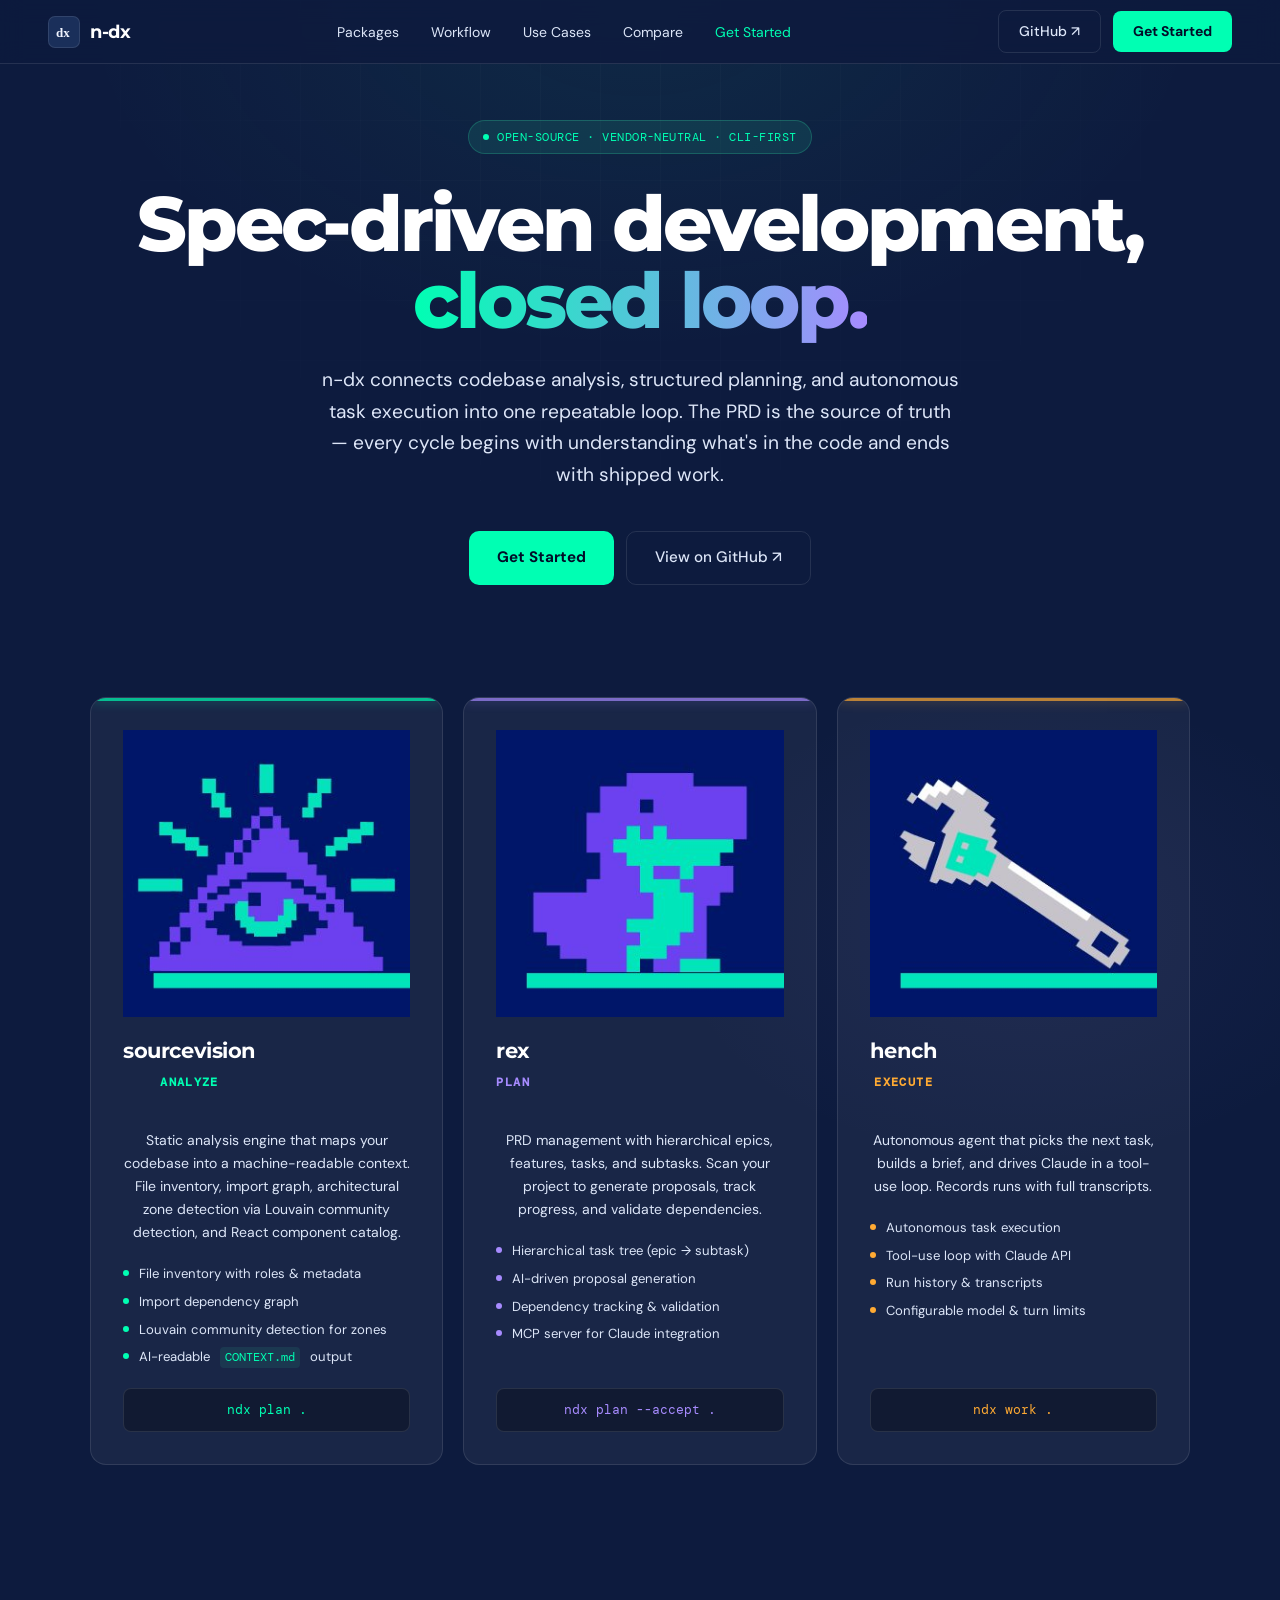
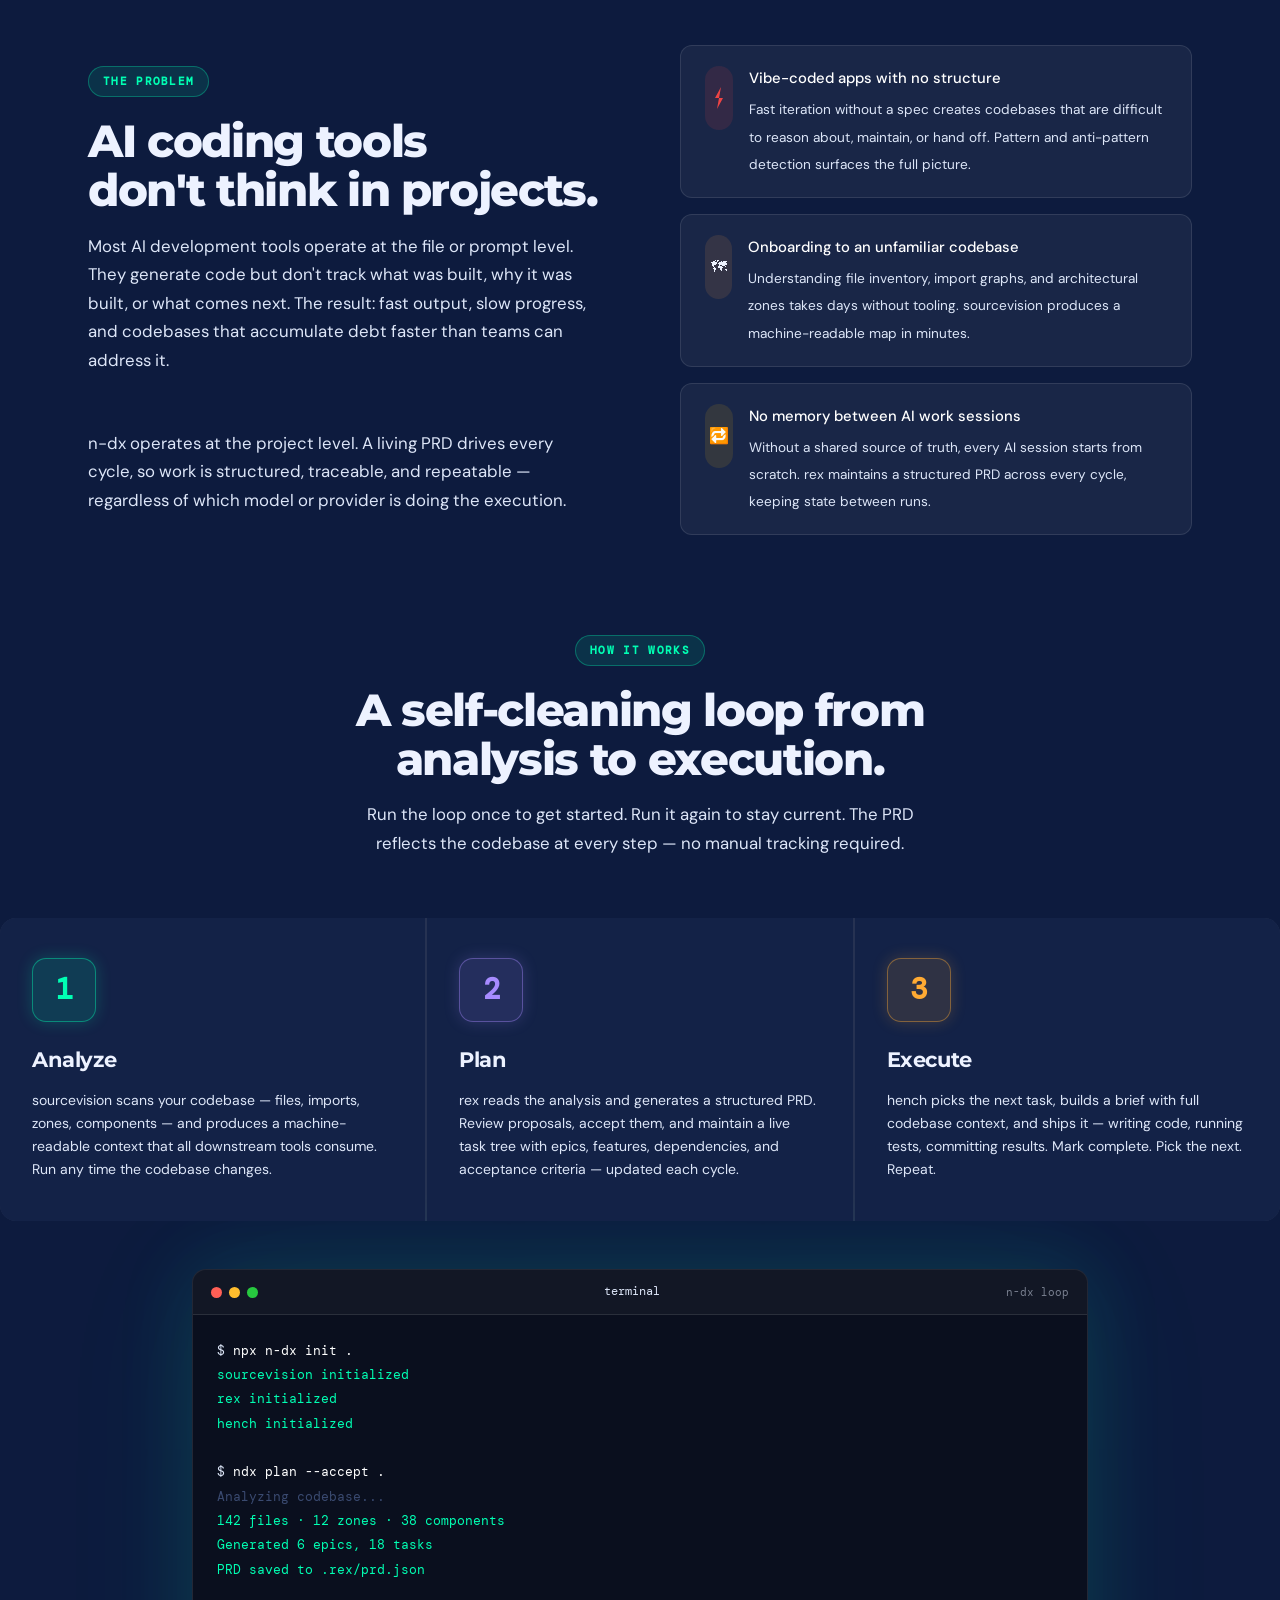
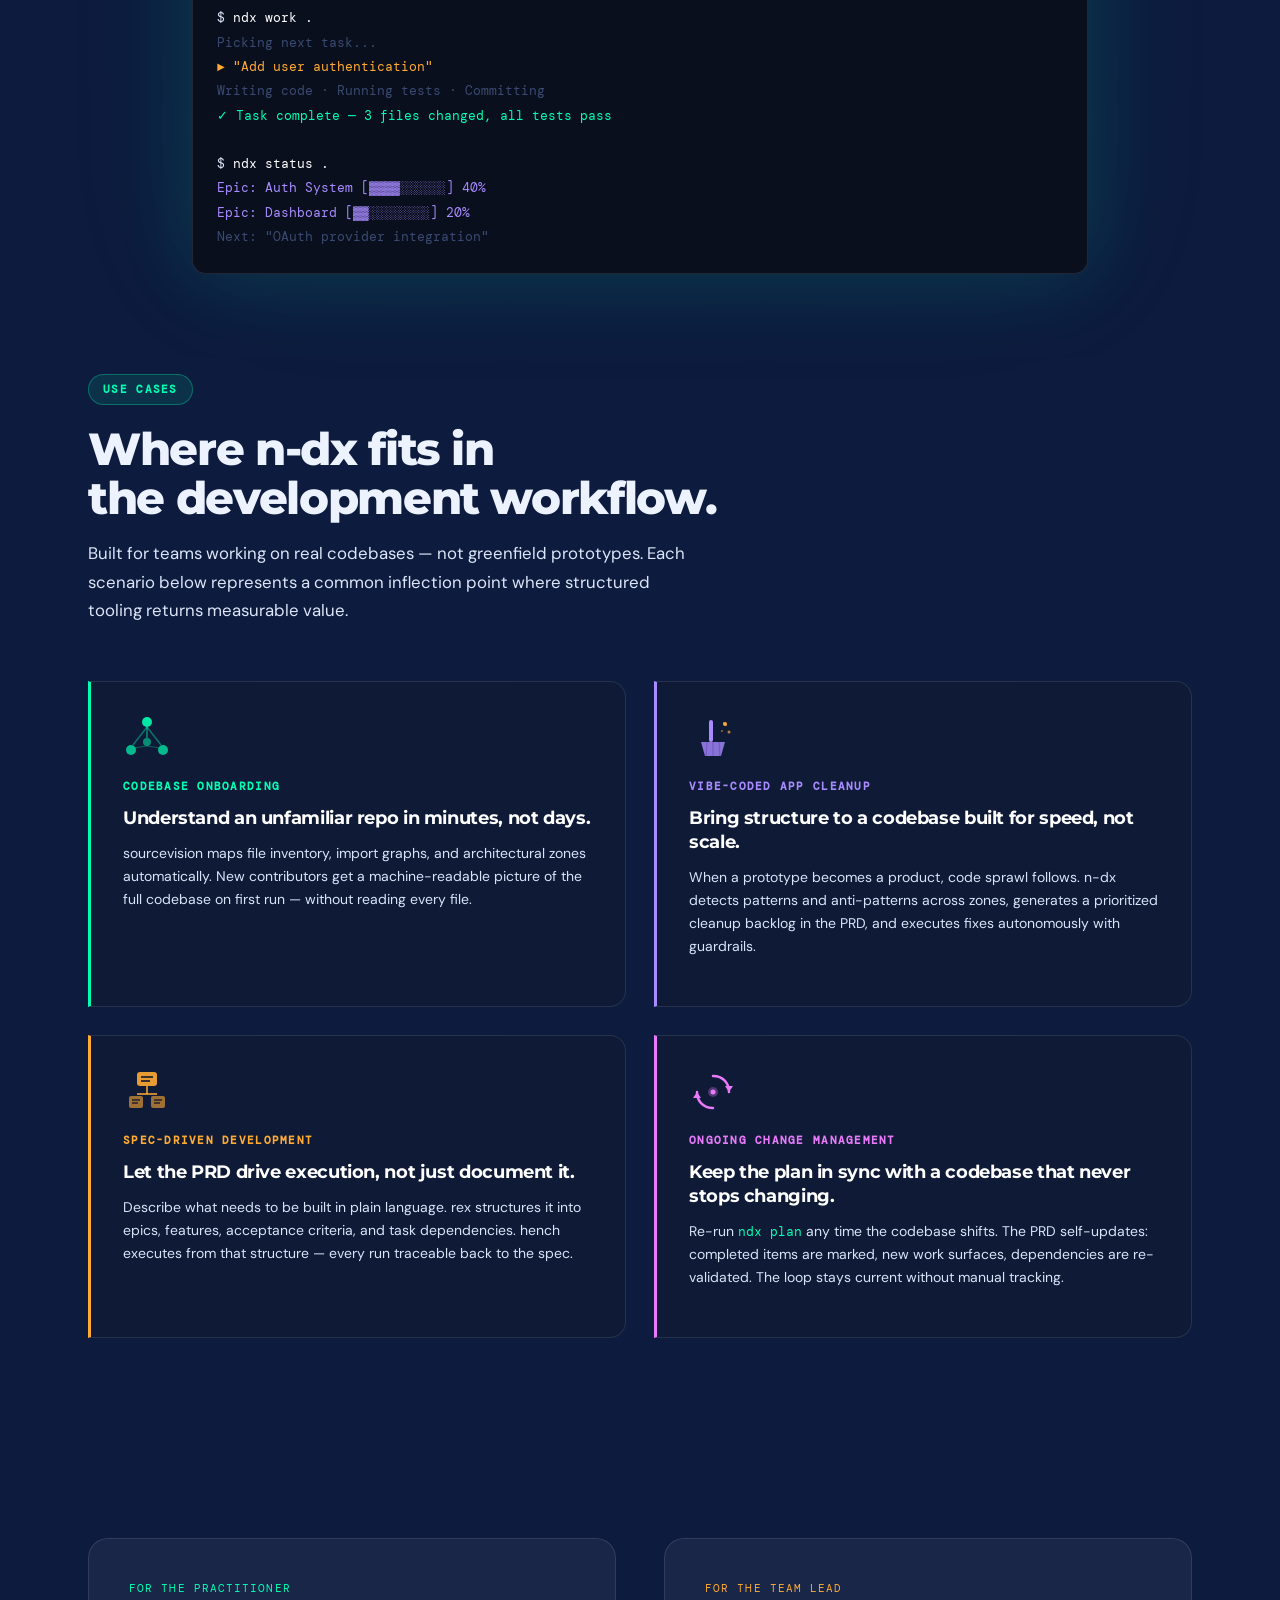
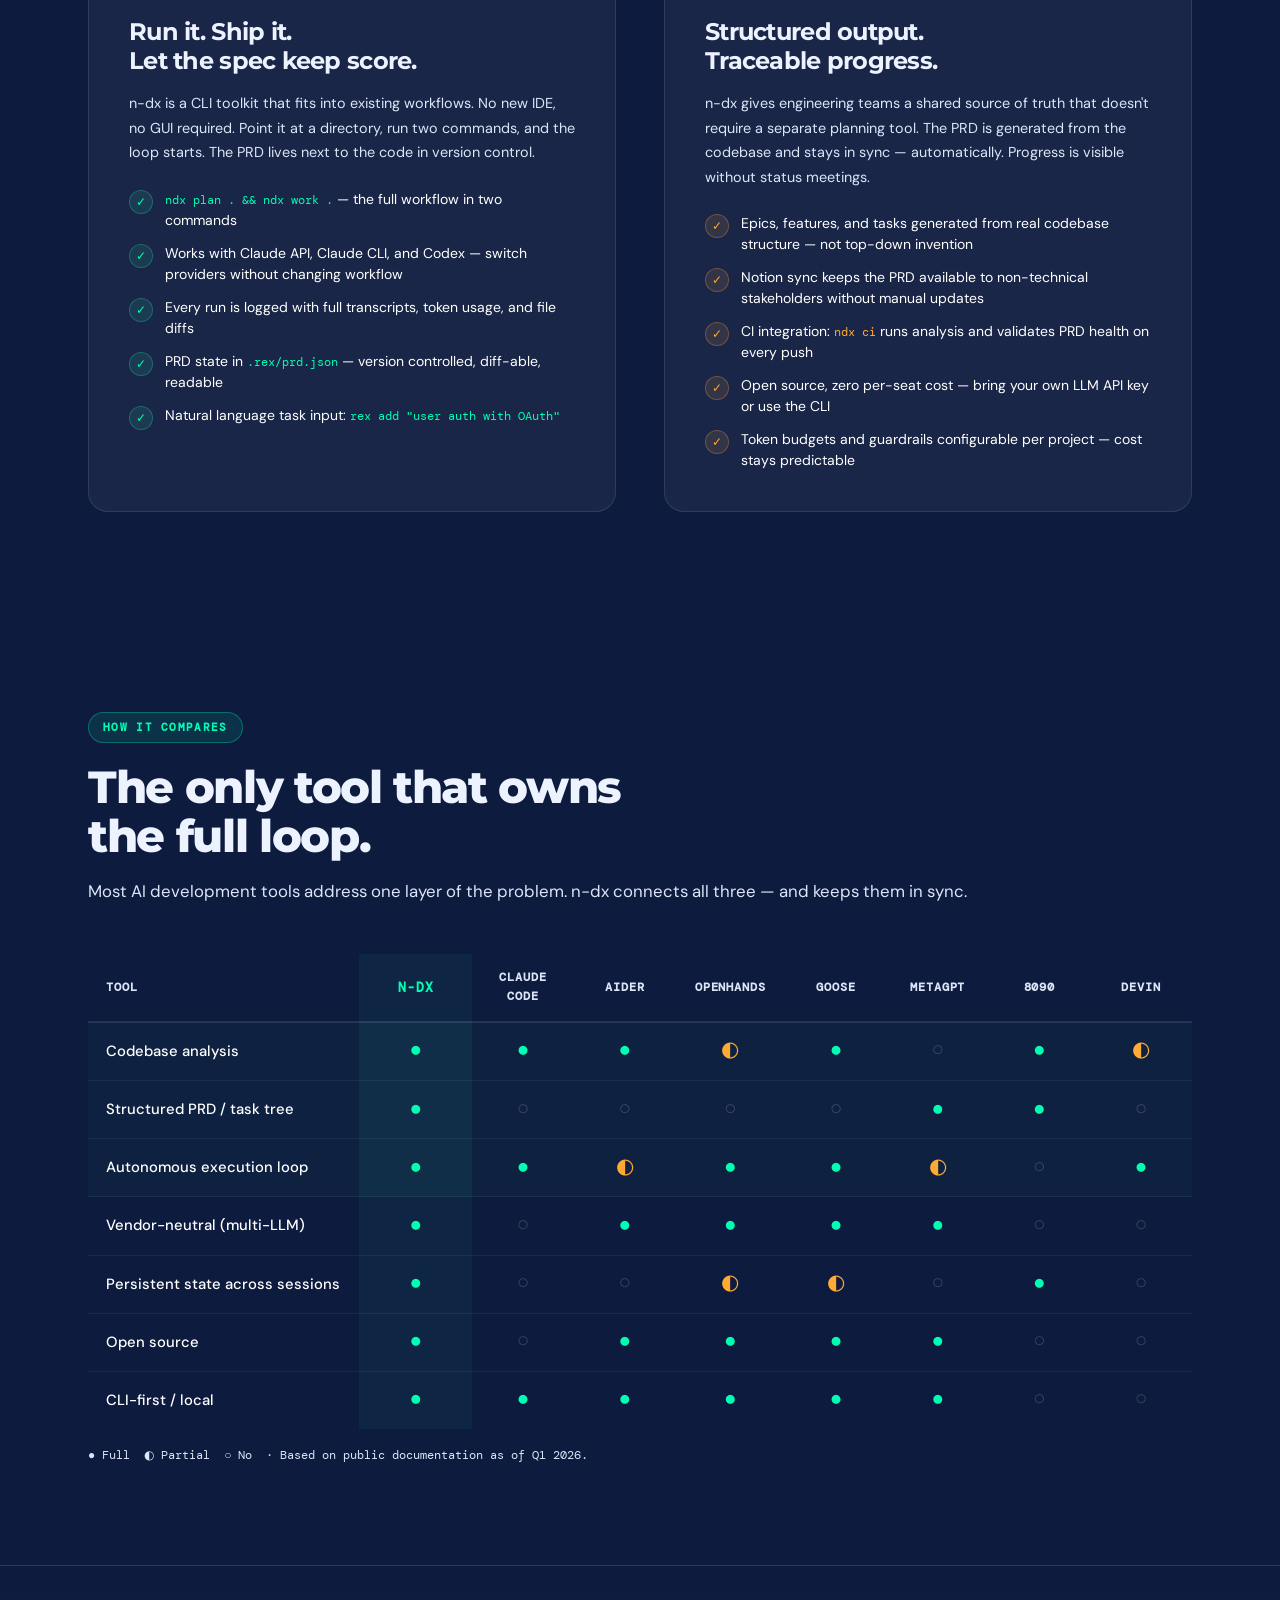
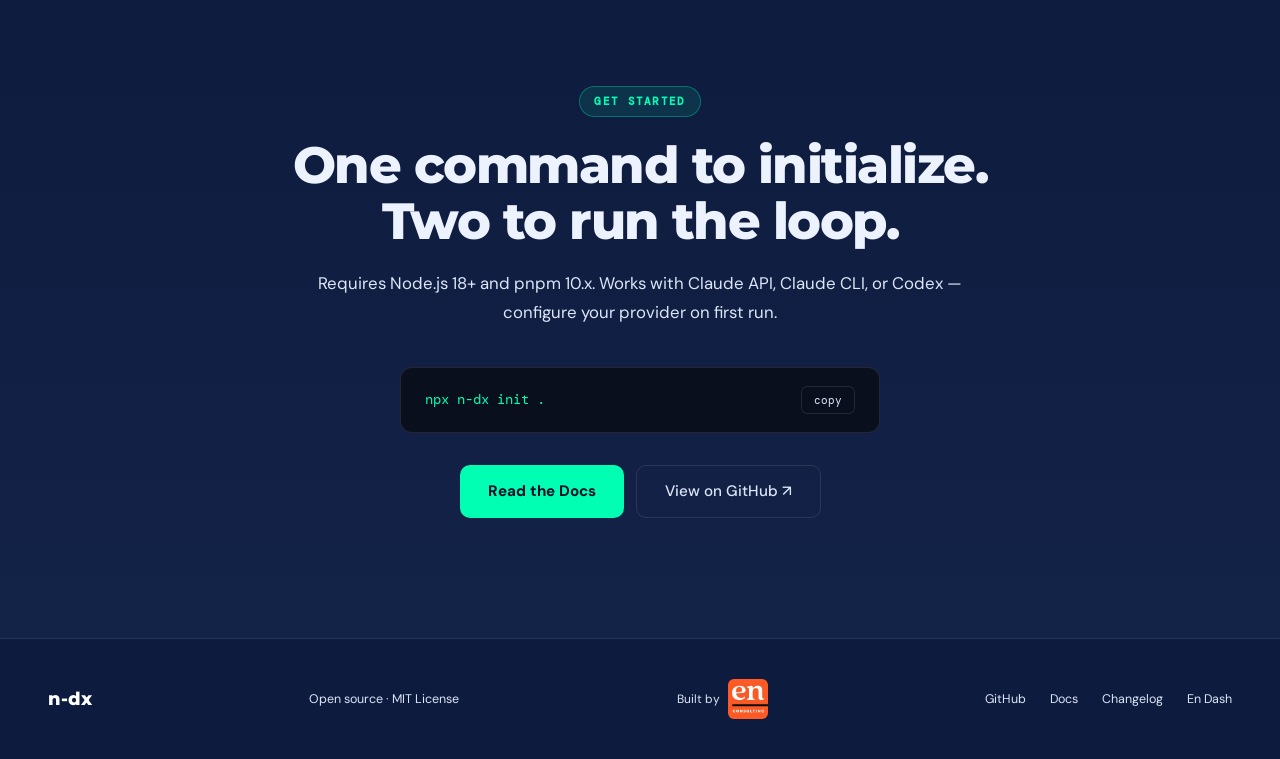
<file: ndx-landing-launch.html>
<!DOCTYPE html>
<html lang="en">
<head>
<meta charset="UTF-8">
<meta name="viewport" content="width=device-width, initial-scale=1.0">
<title>n-dx — Spec-Driven Development, Automated</title>
<link rel="preconnect" href="https://fonts.googleapis.com">
<link href="https://fonts.googleapis.com/css2?family=DM+Mono:wght@400;500&family=Montserrat:wght@400;600;700;800;900&family=DM+Sans:wght@300;400;500&display=swap" rel="stylesheet">
<style>
  :root {
    --navy: #0d1b3e;
    --navy-mid: #132247;
    --navy-light: #1a2f5a;
    --teal: #00ffb3;
    --teal-dim: #1a9970;
    --teal-subtle: rgba(45,212,160,0.12);
    --amber: #ffaa33;
    --amber-subtle: rgba(245,158,66,0.12);
    --purple: #a78bff;
    --purple-subtle: rgba(139,124,248,0.12);
    --white: #ffffff;
    --muted: #dde6f8;
    --border: rgba(255,255,255,0.10);
    --card: rgba(255,255,255,0.05);
    --card-hover: rgba(255,255,255,0.09);
    --font-display: 'Montserrat', sans-serif;
    --font-body: 'DM Sans', sans-serif;
    --font-mono: 'DM Mono', monospace;
  }

  *, *::before, *::after { box-sizing: border-box; margin: 0; padding: 0; }

  html { scroll-behavior: smooth; }

  body {
    background: var(--navy);
    color: #edf2ff;
    font-family: var(--font-body);
    font-weight: 400;
    line-height: 1.7;
    overflow-x: hidden;
  }

  /* ── NAV ─────────────────────────────────────────────────────────── */
  nav {
    position: fixed;
    top: 0; left: 0; right: 0;
    z-index: 100;
    display: flex;
    align-items: center;
    justify-content: space-between;
    padding: 0 48px;
    height: 64px;
    background: rgba(13,27,62,0.85);
    backdrop-filter: blur(12px);
    border-bottom: 1px solid var(--border);
  }
  .nav-logo {
    display: flex;
    align-items: center;
    gap: 10px;
    text-decoration: none;
  }
  .nav-logo-mark {
    width: 32px; height: 32px;
    background: var(--navy-light);
    border-radius: 7px;
    display: flex; align-items: center; justify-content: center;
    border: 1px solid var(--border);
  }
  .nav-logo-mark svg { width: 18px; height: 18px; }
  .nav-logo-text {
    font-family: var(--font-display);
    font-weight: 700;
    font-size: 1.1rem;
    color: var(--white);
    letter-spacing: -0.02em;
  }
  .nav-links {
    display: flex; gap: 32px; list-style: none;
  }
  .nav-links a {
    color: var(--muted);
    text-decoration: none;
    font-size: 0.875rem;
    font-weight: 400;
    transition: color 0.2s;
  }
  .nav-links a:hover { color: var(--white); }
  .nav-links a.active { color: var(--teal); }
  .nav-cta {
    display: flex; gap: 12px; align-items: center;
  }
  .btn {
    display: inline-flex;
    align-items: center;
    gap: 8px;
    padding: 9px 20px;
    border-radius: 8px;
    font-family: var(--font-body);
    font-weight: 500;
    font-size: 0.875rem;
    text-decoration: none;
    cursor: pointer;
    border: none;
    transition: all 0.2s;
  }
  .btn-primary {
    background: #00ffb3;
    font-weight: 700;
    color: #020c28;
  }
  .btn-primary:hover { background: #3de8b4; }
  .btn-ghost {
    background: transparent;
    color: var(--muted);
    border: 1px solid var(--border);
  }
  .btn-ghost:hover { color: var(--white); border-color: rgba(255,255,255,0.2); }

  /* ── HERO ─────────────────────────────────────────────────────────── */
  .hero {
    min-height: 100vh;
    display: flex;
    flex-direction: column;
    align-items: center;
    justify-content: center;
    padding: 120px 48px 80px;
    text-align: center;
    position: relative;
    overflow: hidden;
  }
  .hero-bg {
    position: absolute;
    inset: 0;
    background:
      radial-gradient(ellipse 800px 500px at 50% 0%, rgba(45,212,160,0.08) 0%, transparent 70%),
      radial-gradient(ellipse 600px 400px at 80% 60%, rgba(139,124,248,0.06) 0%, transparent 60%);
    pointer-events: none;
  }
  .hero-grid {
    position: absolute;
    inset: 0;
    background-image:
      linear-gradient(rgba(255,255,255,0.025) 1px, transparent 1px),
      linear-gradient(90deg, rgba(255,255,255,0.025) 1px, transparent 1px);
    background-size: 60px 60px;
    mask-image: radial-gradient(ellipse 80% 60% at 50% 0%, black 0%, transparent 70%);
    pointer-events: none;
  }
  .hero-badge {
    display: inline-flex;
    align-items: center;
    gap: 8px;
    padding: 6px 14px;
    background: var(--teal-subtle);
    border: 1px solid rgba(45,212,160,0.25);
    border-radius: 100px;
    font-family: var(--font-mono);
    font-size: 0.75rem;
    color: var(--teal);
    letter-spacing: 0.04em;
    text-transform: uppercase;
    margin-bottom: 32px;
    position: relative;
    animation: fadeUp 0.6s ease both;
  }
  .badge-dot {
    width: 6px; height: 6px;
    border-radius: 50%;
    background: var(--teal);
    animation: pulse 2s ease-in-out infinite;
  }
  @keyframes pulse {
    0%, 100% { opacity: 1; transform: scale(1); }
    50% { opacity: 0.5; transform: scale(0.8); }
  }
  .hero h1 {
    font-family: var(--font-display);
    font-size: clamp(3rem, 6vw, 5.5rem);
    font-weight: 800;
    line-height: 1.0;
    letter-spacing: -0.04em;
    color: var(--white);
    margin-bottom: 24px;
    position: relative;
    animation: fadeUp 0.6s ease 0.1s both;
  }
  .hero h1 .accent { color: var(--teal); }
  .hero-sub {
    font-size: clamp(1rem, 1.5vw, 1.2rem);
    color: var(--muted);
    max-width: 640px;
    line-height: 1.65;
    margin-bottom: 40px;
    position: relative;
    animation: fadeUp 0.6s ease 0.2s both;
  }
  .hero-actions {
    display: flex;
    gap: 12px;
    justify-content: center;
    flex-wrap: wrap;
    margin-bottom: 64px;
    position: relative;
    animation: fadeUp 0.6s ease 0.3s both;
  }
  .btn-large {
    padding: 13px 28px;
    font-size: 0.95rem;
    border-radius: 10px;
  }
  .hero-loop {
    display: grid;
    grid-template-columns: repeat(3, 1fr);
    gap: 16px;
    position: relative;
    animation: fadeUp 0.6s ease 0.4s both;
    width: 100%;
    max-width: 900px;
    margin-top: 20px;
  }
  
  
  
  
  
  
  
  
  
  
  .loop-arrow { display: none; }

  .gradient-text {
    background: linear-gradient(90deg, #00ffb3 0%, #a78bff 100%);
    -webkit-background-clip: text;
    -webkit-text-fill-color: transparent;
    background-clip: text;
  }

  /* ── HERO CARDS ─────────────────────────────────────────────────────── */
  .hero-cards {
    display: grid;
    grid-template-columns: repeat(3, 1fr);
    gap: 20px;
    width: 100%;
    max-width: 1100px;
    margin-top: 48px;
    animation: fadeUp 0.6s ease 0.4s both;
  }
  @keyframes fadeUp {
    from { opacity: 0; transform: translateY(20px); }
    to { opacity: 1; transform: translateY(0); }
  }


  /* ── SECTION LAYOUT ──────────────────────────────────────────────── */
  section {
    padding: 100px 48px;
    max-width: 1200px;
    margin: 0 auto;
  }
  .section-label {
    display: inline-block;
    font-family: var(--font-mono);
    font-size: 0.68rem;
    text-transform: uppercase;
    letter-spacing: 0.12em;
    color: #00ffb3;
    background: rgba(0,255,179,0.1);
    border: 1px solid rgba(0,255,179,0.3);
    border-radius: 999px;
    padding: 5px 14px;
    margin-bottom: 20px;
    font-weight: 600;
  }
  .section-label.amber { color: var(--amber); }
  .section-label.purple { color: var(--purple); }
  .section-title {
    font-family: var(--font-display);
    font-size: clamp(2rem, 3.5vw, 3rem);
    font-weight: 800;
    line-height: 1.1;
    letter-spacing: -0.03em;
    margin-bottom: 16px;
  }
  .section-body {
    font-size: 1.05rem;
    color: var(--muted);
    max-width: 600px;
    line-height: 1.7;
  }
  .full-width {
    max-width: 100%;
  }

  /* ── PROBLEM SECTION ─────────────────────────────────────────────── */
  .problem-section {
    display: grid;
    grid-template-columns: 1fr 1fr;
    gap: 80px;
    align-items: center;
  }
  .problem-cards {
    display: flex;
    flex-direction: column;
    gap: 16px;
  }
  .problem-card {
    padding: 20px 24px;
    background: var(--card);
    border: 1px solid var(--border);
    border-radius: 12px;
    display: flex;
    gap: 16px;
    align-items: flex-start;
    transition: background 0.2s;
  }
  .problem-card:hover { background: var(--card-hover); }
  .problem-icon {
    width: 64px; height: 64px;
    border-radius: 14px;
    display: flex; align-items: center; justify-content: center;
  }
  .problem-icon.red { background: rgba(239,68,68,0.12); }
  .problem-icon.orange { background: rgba(245,158,66,0.12); }
  .problem-icon.yellow { background: rgba(234,179,8,0.12); }
  .problem-text strong {
    display: block;
    font-weight: 500;
    font-size: 0.925rem;
    margin-bottom: 4px;
    color: var(--white);
  }
  .problem-text span {
    font-size: 0.85rem;
    color: var(--muted);
    line-height: 1.5;
  }

  /* ── THREE PACKAGES ──────────────────────────────────────────────── */
  .packages-outer-grad {
    background:
      radial-gradient(ellipse 90% 60% at 20% 50%, rgba(120,60,220,0.18) 0%, transparent 65%),
      radial-gradient(ellipse 60% 50% at 85% 80%, rgba(0,200,150,0.12) 0%, transparent 55%),
      radial-gradient(ellipse 50% 40% at 60% 10%, rgba(0,100,255,0.10) 0%, transparent 60%);
  }
  .packages-section { max-width: 1200px; margin: 0 auto; padding: 100px 48px; }
  .packages-header {
    text-align: center;
    margin-bottom: 60px;
  }
  .packages-grid {
    display: grid;
    grid-template-columns: repeat(3, 1fr);
    gap: 24px;
  }
  .package-card {
    background: var(--card);
    border: 1px solid var(--border);
    border-radius: 16px;
    padding: 32px;
    display: flex;
    flex-direction: column;
    gap: 20px;
    transition: all 0.25s;
    position: relative;
    overflow: hidden;
  }
  .package-card::before {
    content: '';
    position: absolute;
    top: 0; left: 0; right: 0;
    height: 3px;
    opacity: 0.7;
    transition: opacity 0.25s;
  }
  .package-card.sv::before { background: #00ffb3; box-shadow: 0 0 12px rgba(0,255,179,0.6); }
  .package-card.rex::before { background: #a78bff; box-shadow: 0 0 12px rgba(167,139,255,0.6); }
  .package-card.hench::before { background: #ffaa33; box-shadow: 0 0 12px rgba(255,170,51,0.6); }
  .package-card:hover::before { opacity: 1; }
  .package-card:hover {
    background: var(--card-hover);
    transform: translateY(-2px);
    border-color: rgba(255,255,255,0.12);
  }
  .package-header {
    display: flex;
    flex-direction: column;
    align-items: flex-start;
    gap: 16px;
    margin-bottom: 16px;
  }
  .pkg-icon {
    width: 100%;
    height: auto;
    display: block;
    border-radius: 0;
    object-fit: contain;
  }
  .package-meta { display: flex; flex-direction: column; gap: 3px; }
  .package-name {
    font-family: var(--font-display);
    font-size: 1.3rem;
    font-weight: 700;
    letter-spacing: -0.02em;
    color: var(--white);
  }
  .package-role {
    font-family: var(--font-mono);
    font-size: 0.72rem;
    text-transform: uppercase;
    letter-spacing: 0.12em;
    font-weight: 700;
    margin-top: 2px;
  }
  .package-role.sv { color: var(--teal); }
  .package-role.rex { color: var(--purple); }
  .package-role.hench { color: var(--amber); }
  .package-desc {
    font-size: 0.875rem;
    color: var(--muted);
    line-height: 1.65;
  }
  .package-bullets {
    list-style: none;
    display: flex;
    flex-direction: column;
    gap: 8px;
    flex: 1;
  }
  .package-bullets li {
    display: flex;
    align-items: flex-start;
    gap: 10px;
    font-size: 0.82rem;
    color: var(--muted);
    line-height: 1.5;
  }
  .package-bullets code {
    font-family: var(--font-mono);
    font-size: 0.78rem;
    background: rgba(45,212,160,0.1);
    color: var(--teal);
    padding: 1px 5px;
    border-radius: 4px;
  }
  .bullet-dot {
    width: 6px; height: 6px;
    border-radius: 50%;
    flex-shrink: 0;
    margin-top: 6px;
  }
  .sv .bullet-dot { background: var(--teal); }
  .rex .bullet-dot { background: var(--purple); }
  .hench .bullet-dot { background: var(--amber); }
  .package-cmd {
    background: rgba(0,0,0,0.3);
    border: 1px solid var(--border);
    border-radius: 8px;
    padding: 10px 14px;
    font-family: var(--font-mono);
    font-size: 0.82rem;
    color: var(--teal);
    margin-top: auto;
  }
  .how-header { text-align: center; margin-bottom: 60px; }
  .how-steps {
    display: grid;
    grid-template-columns: repeat(3, 1fr);
    gap: 2px;
    background: var(--border);
    border-radius: 16px;
    overflow: hidden;
    margin-bottom: 48px;
  }
  .how-step {
    background: var(--navy-mid);
    padding: 40px 32px;
    position: relative;
  }
  .step-number {
    display: inline-flex; align-items: center; justify-content: center;
    width: 64px; height: 64px;
    border-radius: 14px;
    font-family: var(--font-mono);
    font-weight: 800;
    font-size: 1.8rem;
    margin-bottom: 20px;
    flex-shrink: 0;
  }
  .step-number.teal { background: rgba(0,255,179,0.12); color: #00ffb3; border: 1px solid rgba(0,255,179,0.4); box-shadow: 0 0 16px rgba(0,255,179,0.2); }
  .step-number.purple { background: rgba(167,139,255,0.12); color: #a78bff; border: 1px solid rgba(167,139,255,0.4); box-shadow: 0 0 16px rgba(167,139,255,0.2); }
  .step-number.amber { background: rgba(255,170,51,0.12); color: #ffaa33; border: 1px solid rgba(255,170,51,0.4); box-shadow: 0 0 16px rgba(255,170,51,0.2); }
  .step-title {
    font-family: var(--font-display);
    font-size: 1.3rem;
    font-weight: 700;
    letter-spacing: -0.02em;
    margin-bottom: 12px;
  }
  .step-body {
    font-size: 0.875rem;
    color: var(--muted);
    line-height: 1.65;
  }

  /* ── TERMINAL ──────────────────────────────────────────────────────  */
  .terminal-wrap {
    max-width: 70%;
    margin-left: auto;
    margin-right: auto;
    background: #0a0f1e;
    border: 1px solid var(--border);
    border-radius: 14px;
    box-shadow: 0 0 80px rgba(0,255,179,0.12), 0 0 160px rgba(0,255,179,0.06);
    overflow: hidden;
  }
  .terminal-bar {
    display: flex;
    align-items: center;
    justify-content: space-between;
    padding: 12px 18px;
    background: rgba(255,255,255,0.03);
    border-bottom: 1px solid var(--border);
  }
  .terminal-dots { display: flex; gap: 7px; }
  .t-dot { width: 11px; height: 11px; border-radius: 50%; }
  .t-red { background: #ff5f56; }
  .t-yellow { background: #ffbd2e; }
  .t-green { background: #27c93f; }
  .terminal-title { font-family: var(--font-mono); font-size: 0.72rem; color: var(--muted); }
  .terminal-body {
    padding: 24px 24px;
    font-family: var(--font-mono);
    font-size: 0.8rem;
    line-height: 1.9;
  }
  .t-prompt { color: var(--muted); }
  .t-cmd { color: var(--white); }
  .t-teal { color: var(--teal); }
  .t-purple { color: var(--purple); }
  .t-amber { color: var(--amber); }
  .t-dim { color: #3a4a70; }

  /* ── USE CASES ────────────────────────────────────────────────────── */
  .usecases-section { max-width: 1200px; margin: 0 auto; padding: 100px 48px; }
  .usecases-header { margin-bottom: 56px; }
  .usecases-grid {
    display: grid;
    grid-template-columns: repeat(2, 1fr);
    gap: 28px;
  }
  .usecase-card {
    background: #0e1a36;
    border: 1px solid rgba(255,255,255,0.1);
    border-left: 3px solid var(--teal);
    border-radius: 0 16px 16px 0;
    padding: 32px 32px 28px;
    transition: all 0.25s;
    position: relative;
  }
  .usecase-card:nth-child(2) { border-left-color: var(--purple); }
  .usecase-card:nth-child(3) { border-left-color: var(--amber); }
  .usecase-card:nth-child(4) { border-left-color: #e879f9; }
  .usecase-card:hover {
    background: #111f40;
    transform: translateY(-2px);
    border-color: rgba(255,255,255,0.18);
    border-left-width: 4px;
  }
  .uc-icon {
    width: 48px;
    height: 48px;
    display: block;
    margin-bottom: 16px;
  }
  .uc-label {
    font-family: var(--font-mono);
    font-size: 0.66rem;
    text-transform: uppercase;
    letter-spacing: 0.12em;
    color: var(--teal);
    margin-bottom: 10px;
    font-weight: 600;
  }
  .usecase-card:nth-child(2) .uc-label { color: var(--purple); }
  .usecase-card:nth-child(3) .uc-label { color: var(--amber); }
  .usecase-card:nth-child(4) .uc-label { color: #e879f9; }
  .uc-title {
    font-family: var(--font-display);
    font-size: 1.15rem;
    font-weight: 700;
    letter-spacing: -0.02em;
    margin-bottom: 12px;
    color: var(--white);
    line-height: 1.3;
  }
  .uc-body {
    font-size: 0.875rem;
    color: #d8e4f8;
    line-height: 1.65;
    margin-bottom: 20px;
  }
  .usecase-card:nth-child(2)
  .usecase-card:nth-child(3)
  .usecase-card:nth-child(4)

  /* ── PERSONAS ─────────────────────────────────────────────────────── */
  .personas-outer {
    background: var(--navy-mid);
    border-top: 1px solid var(--border);
    border-bottom: 1px solid var(--border);
  }
  .personas-section {
    max-width: 1200px;
    margin: 0 auto;
    padding: 100px 48px;
    display: grid;
    grid-template-columns: 1fr 1fr;
    gap: 48px;
  }
  .persona-card {
    background: var(--card);
    border: 1px solid var(--border);
    border-radius: 20px;
    padding: 40px;
  }
  .persona-label {
    font-family: var(--font-mono);
    font-size: 0.68rem;
    text-transform: uppercase;
    letter-spacing: 0.1em;
    margin-bottom: 20px;
  }
  .persona-label.dev { color: var(--teal); }
  .persona-label.leader { color: var(--amber); }
  .persona-title {
    font-family: var(--font-display);
    font-size: 1.5rem;
    font-weight: 700;
    letter-spacing: -0.03em;
    margin-bottom: 16px;
    line-height: 1.2;
  }
  .persona-body {
    font-size: 0.9rem;
    color: var(--muted);
    line-height: 1.7;
    margin-bottom: 24px;
  }
  .persona-points {
    list-style: none;
    display: flex;
    flex-direction: column;
    gap: 12px;
  }
  .persona-points li {
    display: flex;
    gap: 12px;
    align-items: flex-start;
    font-size: 0.875rem;
    color: var(--white);
    line-height: 1.5;
  }
  .persona-check {
    width: 24px; height: 24px;
    border-radius: 50%;
    display: flex; align-items: center; justify-content: center;
    font-size: 0.75rem;
    flex-shrink: 0;
    margin-top: 1px;
  }
  .persona-check.teal { background: var(--teal-subtle); color: var(--teal); border: 1px solid rgba(45,212,160,0.3); }
  .persona-check.amber { background: var(--amber-subtle); color: var(--amber); border: 1px solid rgba(245,158,66,0.3); }

  /* ── COMPETITIVE ─────────────────────────────────────────────────── */
  .compare-section { max-width: 1200px; margin: 0 auto; padding: 100px 48px; }
  .compare-header { margin-bottom: 48px; }
  .compare-table {
    width: 100%;
    border-collapse: collapse;
    font-size: 0.82rem;
  }
  .compare-table th {
    font-family: var(--font-mono);
    font-size: 0.72rem;
    text-transform: uppercase;
    letter-spacing: 0.08em;
    color: var(--muted);
    padding: 14px 18px;
    text-align: left;
    border-bottom: 2px solid var(--border);
  }
  .compare-table th.highlight {
    color: var(--teal);
    background: rgba(45,212,160,0.06);
    font-size: 0.8rem;
  }
  .compare-table td {
    padding: 16px 18px;
    border-bottom: 1px solid rgba(255,255,255,0.06);
    color: var(--muted);
    vertical-align: middle;
  }
  .compare-table tr:last-child td { border-bottom: none; }
  .compare-table .row-label {
    color: var(--white);
    font-weight: 500;
    font-size: 0.925rem;
  }
  .compare-table .ndx-col {
    color: var(--white);
    background: rgba(45,212,160,0.06);
  }
  .check { color: var(--teal); font-size: 1.3rem; line-height: 1; }
  .partial { color: var(--amber); font-size: 1.3rem; line-height: 1; }
  .no { color: rgba(255,255,255,0.18); font-size: 1.3rem; line-height: 1; }
  .compare-table tr.highlight-row td {
    background: rgba(45,212,160,0.03);
  }
  .compare-table tr.highlight-row .ndx-col {
    color: var(--teal);
    font-weight: 600;
    background: rgba(45,212,160,0.1);
  }

  /* ── CTA ─────────────────────────────────────────────────────────── */
  .cta-outer {
    background: linear-gradient(180deg, var(--navy) 0%, var(--navy-mid) 100%);
    border-top: 1px solid var(--border);
  }
  .cta-section {
    max-width: 800px;
    margin: 0 auto;
    padding: 120px 48px;
    text-align: center;
  }
  .cta-section .section-title { font-size: clamp(2rem, 4vw, 3.2rem); margin-bottom: 20px; }
  .cta-section .section-body { max-width: 100%; margin: 0 auto 40px; }
  .compare-header .section-body { max-width: 100%; }
  .install-block {
    background: #0a0f1e;
    border: 1px solid var(--border);
    border-radius: 12px;
    padding: 18px 24px;
    display: flex;
    align-items: center;
    justify-content: space-between;
    gap: 16px;
    margin-bottom: 32px;
    max-width: 480px;
    margin-left: auto;
    margin-right: auto;
  }
  .install-cmd {
    font-family: var(--font-mono);
    font-size: 0.875rem;
    color: var(--teal);
  }
  .install-copy {
    background: none;
    border: 1px solid var(--border);
    border-radius: 6px;
    padding: 6px 12px;
    font-family: var(--font-mono);
    font-size: 0.7rem;
    color: var(--muted);
    cursor: pointer;
    transition: all 0.2s;
  }
  .install-copy:hover { border-color: rgba(255,255,255,0.2); color: var(--white); }
  .cta-actions { display: flex; gap: 12px; justify-content: center; flex-wrap: wrap; }

  /* ── FOOTER ──────────────────────────────────────────────────────── */
  footer {
    border-top: 1px solid var(--border);
    padding: 40px 48px;
    display: flex;
    align-items: center;
    justify-content: space-between;
  }
  .footer-logo {
    font-family: var(--font-display);
    font-weight: 700;
    font-size: 1rem;
    color: var(--white);
    display: flex;
    align-items: center;
    gap: 8px;
    text-decoration: none;
  }
  .footer-meta {
    font-size: 0.78rem;
    color: var(--muted);
  }
  .footer-links { display: flex; gap: 24px; }
  .footer-links a {
    font-size: 0.78rem;
    color: var(--muted);
    text-decoration: none;
    transition: color 0.2s;
  }
  .footer-links a:hover { color: var(--white); }

  /* ── RESPONSIVE ──────────────────────────────────────────────────── */
  @media (max-width: 900px) {
    nav { padding: 0 24px; }
    .nav-links { display: none; }
    section { padding: 64px 24px; }
    .packages-section, .how-section, .usecases-section, .compare-section, .cta-section { padding: 64px 24px; }
    .problem-section { grid-template-columns: 1fr; gap: 40px; }
    .packages-grid { grid-template-columns: 1fr; }
    .how-steps { grid-template-columns: 1fr; }
    .usecases-grid { grid-template-columns: 1fr; }
    .personas-section { grid-template-columns: 1fr; }
    footer { flex-direction: column; gap: 24px; text-align: center; }
    .compare-table { font-size: 0.75rem; }
    .hero { padding: 100px 24px 60px; }
  }
</style>
</head>
<body>

<!-- NAV -->
<nav>
  <a href="#" class="nav-logo">
    <div class="nav-logo-mark">
      <svg viewBox="0 0 18 18" fill="none" xmlns="http://www.w3.org/2000/svg">
        <text x="1" y="14" font-family="serif" font-size="13" font-weight="bold" fill="#f0f4ff">dx</text>
      </svg>
    </div>
    <span class="nav-logo-text">n-dx</span>
  </a>
  <ul class="nav-links">
    <li><a href="#packages">Packages</a></li>
    <li><a href="#how">Workflow</a></li>
    <li><a href="#usecases">Use Cases</a></li>
    <li><a href="#compare">Compare</a></li>
    <li><a href="#install" class="active">Get Started</a></li>
  </ul>
  <div class="nav-cta">
    <a href="#" class="btn btn-ghost">GitHub ↗</a>
    <a href="#install" class="btn btn-primary">Get Started</a>
  </div>
</nav>

<!-- HERO -->
<div class="hero">
  <div class="hero-bg"></div>
  <div class="hero-grid"></div>

  <div class="hero-badge">
    <span class="badge-dot"></span>
    Open-source · Vendor-neutral · CLI-first
  </div>

  <h1>Spec-driven development,<br><span class="gradient-text">closed loop.</span></h1>

  <p class="hero-sub">
    n-dx connects codebase analysis, structured planning, and autonomous task execution into one repeatable loop. The PRD is the source of truth — every cycle begins with understanding what's in the code and ends with shipped work.
  </p>

  <div class="hero-actions">
    <a href="#install" class="btn btn-primary btn-large">Get Started</a>
    <a href="#" class="btn btn-ghost btn-large">View on GitHub ↗</a>
  </div>

    <div class="hero-cards">
  <div class="package-card sv">
      <div class="package-header">
        <img class="pkg-icon" src="[data-uri]" alt="sourcevision icon">
        <div class="package-meta">
          <div class="package-name">sourcevision</div>
          <div class="package-role sv">Analyze</div>
        </div>
      </div>
      <p class="package-desc">Static analysis engine that maps your codebase into a machine-readable context. File inventory, import graph, architectural zone detection via Louvain community detection, and React component catalog.</p>
      <ul class="package-bullets sv">
        <li><span class="bullet-dot"></span>File inventory with roles &amp; metadata</li>
        <li><span class="bullet-dot"></span>Import dependency graph</li>
        <li><span class="bullet-dot"></span>Louvain community detection for zones</li>
        <li><span class="bullet-dot"></span>AI-readable <code>CONTEXT.md</code> output</li>
      </ul>
      <div class="package-cmd">ndx plan .</div>
    </div>
  <div class="package-card rex">
      <div class="package-header">
        <img class="pkg-icon" src="[data-uri]" alt="rex icon">
        <div class="package-meta">
          <div class="package-name">rex</div>
          <div class="package-role rex">Plan</div>
        </div>
      </div>
      <p class="package-desc">PRD management with hierarchical epics, features, tasks, and subtasks. Scan your project to generate proposals, track progress, and validate dependencies.</p>
      <ul class="package-bullets rex">
        <li><span class="bullet-dot"></span>Hierarchical task tree (epic &rarr; subtask)</li>
        <li><span class="bullet-dot"></span>AI-driven proposal generation</li>
        <li><span class="bullet-dot"></span>Dependency tracking &amp; validation</li>
        <li><span class="bullet-dot"></span>MCP server for Claude integration</li>
      </ul>
      <div class="package-cmd" style="color:var(--purple)">ndx plan --accept .</div>
    </div>
  <div class="package-card hench">
      <div class="package-header">
        <img class="pkg-icon" src="[data-uri]" alt="hench icon">
        <div class="package-meta">
          <div class="package-name">hench</div>
          <div class="package-role hench">Execute</div>
        </div>
      </div>
      <p class="package-desc">Autonomous agent that picks the next task, builds a brief, and drives Claude in a tool-use loop. Records runs with full transcripts.</p>
      <ul class="package-bullets hench">
        <li><span class="bullet-dot"></span>Autonomous task execution</li>
        <li><span class="bullet-dot"></span>Tool-use loop with Claude API</li>
        <li><span class="bullet-dot"></span>Run history &amp; transcripts</li>
        <li><span class="bullet-dot"></span>Configurable model &amp; turn limits</li>
      </ul>
      <div class="package-cmd" style="color:var(--amber)">ndx work .</div>
    </div>
</div>
</div>



<!-- PROBLEM -->
<section>
  <div class="problem-section">
    <div>
      <div class="section-label">The Problem</div>
      <h2 class="section-title">AI coding tools<br>don't think in projects.</h2>
      <p class="section-body">
        Most AI development tools operate at the file or prompt level. They generate code but don't track what was built, why it was built, or what comes next. The result: fast output, slow progress, and codebases that accumulate debt faster than teams can address it.
      </p>
      <br><br>
      <p class="section-body">
        n-dx operates at the project level. A living PRD drives every cycle, so work is structured, traceable, and repeatable — regardless of which model or provider is doing the execution.
      </p>
    </div>
    <div class="problem-cards">
      <div class="problem-card">
        <div class="problem-icon red"><img src="data:image/svg+xml,%3Csvg%20xmlns%3D%22http%3A//www.w3.org/2000/svg%22%20width%3D%2228%22%20height%3D%2228%22%20viewBox%3D%220%200%2028%2028%22%20fill%3D%22none%22%3E%0A%20%20%3Cpath%20d%3D%22M16%203%20L10%2014%20L14%2014%20L12%2025%20L18%2014%20L14%2014%20Z%22%20fill%3D%22%23ef4444%22/%3E%0A%3C/svg%3E" style="width:28px;height:28px;display:block;"></div>
        <div class="problem-text">
          <strong>Vibe-coded apps with no structure</strong>
          <span>Fast iteration without a spec creates codebases that are difficult to reason about, maintain, or hand off. Pattern and anti-pattern detection surfaces the full picture.</span>
        </div>
      </div>
      <div class="problem-card">
        <div class="problem-icon orange">🗺</div>
        <div class="problem-text">
          <strong>Onboarding to an unfamiliar codebase</strong>
          <span>Understanding file inventory, import graphs, and architectural zones takes days without tooling. sourcevision produces a machine-readable map in minutes.</span>
        </div>
      </div>
      <div class="problem-card">
        <div class="problem-icon yellow">🔁</div>
        <div class="problem-text">
          <strong>No memory between AI work sessions</strong>
          <span>Without a shared source of truth, every AI session starts from scratch. rex maintains a structured PRD across every cycle, keeping state between runs.</span>
        </div>
      </div>
    </div>
  </div>
</section>

<!-- HOW IT WORKS -->
<div class="how-section" id="how">
  <div class="how-header">
    <div class="section-label" style="text-align:center;">How it works</div>
    <h2 class="section-title" style="text-align:center;">A self-cleaning loop from<br>analysis to execution.</h2>
    <p class="section-body" style="text-align:center;margin:16px auto 0;">Run the loop once to get started. Run it again to stay current. The PRD reflects the codebase at every step — no manual tracking required.</p>
  </div>
  <div class="how-steps">
    <div class="how-step">
      <div class="step-number teal">1</div>
      <div class="step-title">Analyze</div>
      <p class="step-body">sourcevision scans your codebase — files, imports, zones, components — and produces a machine-readable context that all downstream tools consume. Run any time the codebase changes.</p>
    </div>
    <div class="how-step">
      <div class="step-number purple">2</div>
      <div class="step-title">Plan</div>
      <p class="step-body">rex reads the analysis and generates a structured PRD. Review proposals, accept them, and maintain a live task tree with epics, features, dependencies, and acceptance criteria — updated each cycle.</p>
    </div>
    <div class="how-step">
      <div class="step-number amber">3</div>
      <div class="step-title">Execute</div>
      <p class="step-body">hench picks the next task, builds a brief with full codebase context, and ships it — writing code, running tests, committing results. Mark complete. Pick the next. Repeat.</p>
    </div>
  </div>

  <div class="terminal-wrap">
    <div class="terminal-bar">
      <div class="terminal-dots">
        <div class="t-dot t-red"></div>
        <div class="t-dot t-yellow"></div>
        <div class="t-dot t-green"></div>
      </div>
      <span class="terminal-title">terminal</span>
      <span style="font-family:var(--font-mono);font-size:0.68rem;color:var(--muted);opacity:0.5;">n-dx loop</span>
    </div>
    <div class="terminal-body">
      <div><span class="t-prompt">$ </span><span class="t-cmd">npx n-dx init .</span></div>
      <div><span class="t-teal">sourcevision initialized</span></div>
      <div><span class="t-teal">rex initialized</span></div>
      <div><span class="t-teal">hench initialized</span></div>
      <div>&nbsp;</div>
      <div><span class="t-prompt">$ </span><span class="t-cmd">ndx plan --accept .</span></div>
      <div><span class="t-dim">Analyzing codebase...</span></div>
      <div><span class="t-teal">142 files · 12 zones · 38 components</span></div>
      <div><span class="t-teal">Generated 6 epics, 18 tasks</span></div>
      <div><span class="t-teal">PRD saved to .rex/prd.json</span></div>
      <div>&nbsp;</div>
      <div><span class="t-prompt">$ </span><span class="t-cmd">ndx work .</span></div>
      <div><span class="t-dim">Picking next task...</span></div>
      <div><span class="t-amber">► "Add user authentication"</span></div>
      <div><span class="t-dim">Writing code · Running tests · Committing</span></div>
      <div><span class="t-teal">✓ Task complete — 3 files changed, all tests pass</span></div>
      <div>&nbsp;</div>
      <div><span class="t-prompt">$ </span><span class="t-cmd">ndx status .</span></div>
      <div><span class="t-purple">Epic: Auth System        [▓▓▓▓░░░░░░] 40%</span></div>
      <div><span class="t-purple">Epic: Dashboard          [▓▓░░░░░░░░] 20%</span></div>
      <div><span class="t-dim">Next: "OAuth provider integration"</span></div>
    </div>
  </div>
</div>

<!-- USE CASES -->
<div class="usecases-section" id="usecases">
  <div class="usecases-header">
    <div class="section-label">Use cases</div>
    <h2 class="section-title">Where n-dx fits in<br>the development workflow.</h2>
    <p class="section-body">Built for teams working on real codebases — not greenfield prototypes. Each scenario below represents a common inflection point where structured tooling returns measurable value.</p>
  </div>
  <div class="usecases-grid">

    <div class="usecase-card">
      <img class="uc-icon" src="data:image/svg+xml,%3Csvg%20xmlns%3D%22http%3A//www.w3.org/2000/svg%22%20width%3D%2248%22%20height%3D%2248%22%20viewBox%3D%220%200%2048%2048%22%20fill%3D%22none%22%3E%0A%20%20%3Ccircle%20cx%3D%2224%22%20cy%3D%228%22%20r%3D%225%22%20fill%3D%22%2300ffb3%22%20opacity%3D%220.9%22/%3E%0A%20%20%3Ccircle%20cx%3D%228%22%20cy%3D%2236%22%20r%3D%225%22%20fill%3D%22%2300ffb3%22%20opacity%3D%220.7%22/%3E%0A%20%20%3Ccircle%20cx%3D%2240%22%20cy%3D%2236%22%20r%3D%225%22%20fill%3D%22%2300ffb3%22%20opacity%3D%220.7%22/%3E%0A%20%20%3Ccircle%20cx%3D%2224%22%20cy%3D%2228%22%20r%3D%224%22%20fill%3D%22%2300ffb3%22%20opacity%3D%220.5%22/%3E%0A%20%20%3Cline%20x1%3D%2224%22%20y1%3D%2213%22%20x2%3D%2224%22%20y2%3D%2224%22%20stroke%3D%22%2300ffb3%22%20stroke-width%3D%221.5%22%20opacity%3D%220.5%22/%3E%0A%20%20%3Cline%20x1%3D%2224%22%20y1%3D%2213%22%20x2%3D%2210%22%20y2%3D%2231%22%20stroke%3D%22%2300ffb3%22%20stroke-width%3D%221.5%22%20opacity%3D%220.4%22/%3E%0A%20%20%3Cline%20x1%3D%2224%22%20y1%3D%2213%22%20x2%3D%2238%22%20y2%3D%2231%22%20stroke%3D%22%2300ffb3%22%20stroke-width%3D%221.5%22%20opacity%3D%220.4%22/%3E%0A%20%20%3Cline%20x1%3D%2224%22%20y1%3D%2232%22%20x2%3D%2211%22%20y2%3D%2234%22%20stroke%3D%22%2300ffb3%22%20stroke-width%3D%221%22%20opacity%3D%220.3%22/%3E%0A%20%20%3Cline%20x1%3D%2224%22%20y1%3D%2232%22%20x2%3D%2237%22%20y2%3D%2234%22%20stroke%3D%22%2300ffb3%22%20stroke-width%3D%221%22%20opacity%3D%220.3%22/%3E%0A%3C/svg%3E" alt="onboarding">
      <div class="uc-label">Codebase onboarding</div>
      <div class="uc-title">Understand an unfamiliar repo in minutes, not days.</div>
      <p class="uc-body">sourcevision maps file inventory, import graphs, and architectural zones automatically. New contributors get a machine-readable picture of the full codebase on first run — without reading every file.</p>
    </div>

    <div class="usecase-card">
      <img class="uc-icon" src="data:image/svg+xml,%3Csvg%20xmlns%3D%22http%3A//www.w3.org/2000/svg%22%20width%3D%2248%22%20height%3D%2248%22%20viewBox%3D%220%200%2048%2048%22%20fill%3D%22none%22%3E%0A%20%20%3Crect%20x%3D%2220%22%20y%3D%226%22%20width%3D%224%22%20height%3D%2222%22%20rx%3D%222%22%20fill%3D%22%23a78bff%22/%3E%0A%20%20%3Cpath%20d%3D%22M12%2028%20L36%2028%20L32%2042%20L16%2042%20Z%22%20fill%3D%22%23a78bff%22%20opacity%3D%220.8%22/%3E%0A%20%20%3Cline%20x1%3D%2218%22%20y1%3D%2228%22%20x2%3D%2217%22%20y2%3D%2242%22%20stroke%3D%22%237755cc%22%20stroke-width%3D%221%22/%3E%0A%20%20%3Cline%20x1%3D%2224%22%20y1%3D%2228%22%20x2%3D%2224%22%20y2%3D%2242%22%20stroke%3D%22%237755cc%22%20stroke-width%3D%221%22/%3E%0A%20%20%3Cline%20x1%3D%2230%22%20y1%3D%2228%22%20x2%3D%2231%22%20y2%3D%2242%22%20stroke%3D%22%237755cc%22%20stroke-width%3D%221%22/%3E%0A%20%20%3Ccircle%20cx%3D%2236%22%20cy%3D%2210%22%20r%3D%222%22%20fill%3D%22%23ffaa33%22/%3E%0A%20%20%3Ccircle%20cx%3D%2240%22%20cy%3D%2218%22%20r%3D%221.5%22%20fill%3D%22%23ffaa33%22%20opacity%3D%220.7%22/%3E%0A%20%20%3Ccircle%20cx%3D%2233%22%20cy%3D%2217%22%20r%3D%221%22%20fill%3D%22%23ffaa33%22%20opacity%3D%220.6%22/%3E%0A%20%20%3Cline%20x1%3D%2234%22%20y1%3D%228%22%20x2%3D%2238%22%20y2%3D%2212%22%20stroke%3D%22%23ffaa33%22%20stroke-width%3D%221%22%20opacity%3D%220.5%22/%3E%0A%3C/svg%3E" alt="cleanup">
      <div class="uc-label">Vibe-coded app cleanup</div>
      <div class="uc-title">Bring structure to a codebase built for speed, not scale.</div>
      <p class="uc-body">When a prototype becomes a product, code sprawl follows. n-dx detects patterns and anti-patterns across zones, generates a prioritized cleanup backlog in the PRD, and executes fixes autonomously with guardrails.</p>
    </div>

    <div class="usecase-card">
      <img class="uc-icon" src="data:image/svg+xml,%3Csvg%20xmlns%3D%22http%3A//www.w3.org/2000/svg%22%20width%3D%2248%22%20height%3D%2248%22%20viewBox%3D%220%200%2048%2048%22%20fill%3D%22none%22%3E%0A%20%20%3Crect%20x%3D%2214%22%20y%3D%224%22%20width%3D%2220%22%20height%3D%2214%22%20rx%3D%223%22%20fill%3D%22%23ffaa33%22%20opacity%3D%220.9%22/%3E%0A%20%20%3Cline%20x1%3D%2218%22%20y1%3D%229%22%20x2%3D%2230%22%20y2%3D%229%22%20stroke%3D%22%23020c28%22%20stroke-width%3D%221.5%22/%3E%0A%20%20%3Cline%20x1%3D%2218%22%20y1%3D%2213%22%20x2%3D%2227%22%20y2%3D%2213%22%20stroke%3D%22%23020c28%22%20stroke-width%3D%221.5%22/%3E%0A%20%20%3Cline%20x1%3D%2224%22%20y1%3D%2218%22%20x2%3D%2224%22%20y2%3D%2226%22%20stroke%3D%22%23ffaa33%22%20stroke-width%3D%221.5%22/%3E%0A%20%20%3Cline%20x1%3D%2214%22%20y1%3D%2226%22%20x2%3D%2234%22%20y2%3D%2226%22%20stroke%3D%22%23ffaa33%22%20stroke-width%3D%221.5%22/%3E%0A%20%20%3Crect%20x%3D%226%22%20y%3D%2228%22%20width%3D%2214%22%20height%3D%2212%22%20rx%3D%222%22%20fill%3D%22%23ffaa33%22%20opacity%3D%220.6%22/%3E%0A%20%20%3Crect%20x%3D%2228%22%20y%3D%2228%22%20width%3D%2214%22%20height%3D%2212%22%20rx%3D%222%22%20fill%3D%22%23ffaa33%22%20opacity%3D%220.6%22/%3E%0A%20%20%3Cline%20x1%3D%229%22%20y1%3D%2232%22%20x2%3D%2217%22%20y2%3D%2232%22%20stroke%3D%22%23020c28%22%20stroke-width%3D%221.2%22/%3E%0A%20%20%3Cline%20x1%3D%229%22%20y1%3D%2235%22%20x2%3D%2215%22%20y2%3D%2235%22%20stroke%3D%22%23020c28%22%20stroke-width%3D%221.2%22/%3E%0A%20%20%3Cline%20x1%3D%2231%22%20y1%3D%2232%22%20x2%3D%2239%22%20y2%3D%2232%22%20stroke%3D%22%23020c28%22%20stroke-width%3D%221.2%22/%3E%0A%20%20%3Cline%20x1%3D%2231%22%20y1%3D%2235%22%20x2%3D%2237%22%20y2%3D%2235%22%20stroke%3D%22%23020c28%22%20stroke-width%3D%221.2%22/%3E%0A%3C/svg%3E" alt="spec-driven">
      <div class="uc-label">Spec-driven development</div>
      <div class="uc-title">Let the PRD drive execution, not just document it.</div>
      <p class="uc-body">Describe what needs to be built in plain language. rex structures it into epics, features, acceptance criteria, and task dependencies. hench executes from that structure — every run traceable back to the spec.</p>
    </div>

    <div class="usecase-card">
      <img class="uc-icon" src="data:image/svg+xml,%3Csvg%20xmlns%3D%22http%3A//www.w3.org/2000/svg%22%20width%3D%2248%22%20height%3D%2248%22%20viewBox%3D%220%200%2048%2048%22%20fill%3D%22none%22%3E%0A%20%20%3Cpath%20d%3D%22M24%208%20C34%208%2040%2015%2040%2024%22%20stroke%3D%22%23e879f9%22%20stroke-width%3D%222.5%22%20stroke-linecap%3D%22round%22%20fill%3D%22none%22/%3E%0A%20%20%3Cpolygon%20points%3D%2240%2C24%2036%2C18%2044%2C18%22%20fill%3D%22%23e879f9%22/%3E%0A%20%20%3Cpath%20d%3D%22M24%2040%20C14%2040%208%2033%208%2024%22%20stroke%3D%22%23e879f9%22%20stroke-width%3D%222.5%22%20stroke-linecap%3D%22round%22%20fill%3D%22none%22/%3E%0A%20%20%3Cpolygon%20points%3D%228%2C24%2012%2C30%204%2C30%22%20fill%3D%22%23e879f9%22/%3E%0A%20%20%3Ccircle%20cx%3D%2224%22%20cy%3D%2224%22%20r%3D%225%22%20fill%3D%22%23e879f9%22%20opacity%3D%220.3%22/%3E%0A%20%20%3Ccircle%20cx%3D%2224%22%20cy%3D%2224%22%20r%3D%222.5%22%20fill%3D%22%23e879f9%22/%3E%0A%3C/svg%3E" alt="change management">
      <div class="uc-label">Ongoing change management</div>
      <div class="uc-title">Keep the plan in sync with a codebase that never stops changing.</div>
      <p class="uc-body">Re-run <code style="font-family:var(--font-mono);font-size:0.8rem;color:var(--teal)">ndx plan</code> any time the codebase shifts. The PRD self-updates: completed items are marked, new work surfaces, dependencies are re-validated. The loop stays current without manual tracking.</p>
    </div>

  </div>
</div>

<!-- PERSONAS -->
<div class="personas-outer">
  <div class="personas-section">

    <div class="persona-card">
      <div class="persona-label dev">For the practitioner</div>
      <h3 class="persona-title">Run it. Ship it.<br>Let the spec keep score.</h3>
      <p class="persona-body">n-dx is a CLI toolkit that fits into existing workflows. No new IDE, no GUI required. Point it at a directory, run two commands, and the loop starts. The PRD lives next to the code in version control.</p>
      <ul class="persona-points">
        <li>
          <div class="persona-check teal">✓</div>
          <span><code style="font-family:var(--font-mono);font-size:0.78rem;color:var(--teal)">ndx plan . && ndx work .</code> — the full workflow in two commands</span>
        </li>
        <li>
          <div class="persona-check teal">✓</div>
          <span>Works with Claude API, Claude CLI, and Codex — switch providers without changing workflow</span>
        </li>
        <li>
          <div class="persona-check teal">✓</div>
          <span>Every run is logged with full transcripts, token usage, and file diffs</span>
        </li>
        <li>
          <div class="persona-check teal">✓</div>
          <span>PRD state in <code style="font-family:var(--font-mono);font-size:0.78rem;color:var(--teal)">.rex/prd.json</code> — version controlled, diff-able, readable</span>
        </li>
        <li>
          <div class="persona-check teal">✓</div>
          <span>Natural language task input: <code style="font-family:var(--font-mono);font-size:0.78rem;color:var(--teal)">rex add "user auth with OAuth"</code></span>
        </li>
      </ul>
    </div>

    <div class="persona-card">
      <div class="persona-label leader">For the team lead</div>
      <h3 class="persona-title">Structured output.<br>Traceable progress.</h3>
      <p class="persona-body">n-dx gives engineering teams a shared source of truth that doesn't require a separate planning tool. The PRD is generated from the codebase and stays in sync — automatically. Progress is visible without status meetings.</p>
      <ul class="persona-points">
        <li>
          <div class="persona-check amber">✓</div>
          <span>Epics, features, and tasks generated from real codebase structure — not top-down invention</span>
        </li>
        <li>
          <div class="persona-check amber">✓</div>
          <span>Notion sync keeps the PRD available to non-technical stakeholders without manual updates</span>
        </li>
        <li>
          <div class="persona-check amber">✓</div>
          <span>CI integration: <code style="font-family:var(--font-mono);font-size:0.78rem;color:var(--amber)">ndx ci</code> runs analysis and validates PRD health on every push</span>
        </li>
        <li>
          <div class="persona-check amber">✓</div>
          <span>Open source, zero per-seat cost — bring your own LLM API key or use the CLI</span>
        </li>
        <li>
          <div class="persona-check amber">✓</div>
          <span>Token budgets and guardrails configurable per project — cost stays predictable</span>
        </li>
      </ul>
    </div>

  </div>
</div>

<!-- COMPARE -->
<div class="compare-section" id="compare">
  <div class="compare-header">
    <div class="section-label">How it compares</div>
    <h2 class="section-title">The only tool that owns<br>the full loop.</h2>
    <p class="section-body">Most AI development tools address one layer of the problem. n-dx connects all three — and keeps them in sync.</p>
  </div>
  <table class="compare-table">
    <thead>
      <tr>
        <th style="width:24%;text-align:left;">Tool</th>
        <th class="highlight" style="width:10%;text-align:center;">n-dx</th>
        <th style="width:9%;text-align:center;">Claude Code</th>
        <th style="width:9%;text-align:center;">Aider</th>
        <th style="width:9%;text-align:center;">OpenHands</th>
        <th style="width:9%;text-align:center;">Goose</th>
        <th style="width:9%;text-align:center;">MetaGPT</th>
        <th style="width:9%;text-align:center;">8090</th>
        <th style="width:9%;text-align:center;">Devin</th>
      </tr>
    </thead>
    <tbody>
      <tr class="highlight-row">
        <td class="row-label">Codebase analysis</td>
        <td class="ndx-col" style="text-align:center;"><span class="check">●</span></td>
        <td style="text-align:center;"><span class="check">●</span></td>
        <td style="text-align:center;"><span class="check">●</span></td>
        <td style="text-align:center;"><span class="partial">◐</span></td>
        <td style="text-align:center;"><span class="check">●</span></td>
        <td style="text-align:center;"><span class="no">○</span></td>
        <td style="text-align:center;"><span class="check">●</span></td>
        <td style="text-align:center;"><span class="partial">◐</span></td>
      </tr>
      <tr class="highlight-row">
        <td class="row-label">Structured PRD / task tree</td>
        <td class="ndx-col" style="text-align:center;"><span class="check">●</span></td>
        <td style="text-align:center;"><span class="no">○</span></td>
        <td style="text-align:center;"><span class="no">○</span></td>
        <td style="text-align:center;"><span class="no">○</span></td>
        <td style="text-align:center;"><span class="no">○</span></td>
        <td style="text-align:center;"><span class="check">●</span></td>
        <td style="text-align:center;"><span class="check">●</span></td>
        <td style="text-align:center;"><span class="no">○</span></td>
      </tr>
      <tr class="highlight-row">
        <td class="row-label">Autonomous execution loop</td>
        <td class="ndx-col" style="text-align:center;"><span class="check">●</span></td>
        <td style="text-align:center;"><span class="check">●</span></td>
        <td style="text-align:center;"><span class="partial">◐</span></td>
        <td style="text-align:center;"><span class="check">●</span></td>
        <td style="text-align:center;"><span class="check">●</span></td>
        <td style="text-align:center;"><span class="partial">◐</span></td>
        <td style="text-align:center;"><span class="no">○</span></td>
        <td style="text-align:center;"><span class="check">●</span></td>
      </tr>
      <tr>
        <td class="row-label">Vendor-neutral (multi-LLM)</td>
        <td class="ndx-col" style="text-align:center;"><span class="check">●</span></td>
        <td style="text-align:center;"><span class="no">○</span></td>
        <td style="text-align:center;"><span class="check">●</span></td>
        <td style="text-align:center;"><span class="check">●</span></td>
        <td style="text-align:center;"><span class="check">●</span></td>
        <td style="text-align:center;"><span class="check">●</span></td>
        <td style="text-align:center;"><span class="no">○</span></td>
        <td style="text-align:center;"><span class="no">○</span></td>
      </tr>
      <tr>
        <td class="row-label">Persistent state across sessions</td>
        <td class="ndx-col" style="text-align:center;"><span class="check">●</span></td>
        <td style="text-align:center;"><span class="no">○</span></td>
        <td style="text-align:center;"><span class="no">○</span></td>
        <td style="text-align:center;"><span class="partial">◐</span></td>
        <td style="text-align:center;"><span class="partial">◐</span></td>
        <td style="text-align:center;"><span class="no">○</span></td>
        <td style="text-align:center;"><span class="check">●</span></td>
        <td style="text-align:center;"><span class="no">○</span></td>
      </tr>
      <tr>
        <td class="row-label">Open source</td>
        <td class="ndx-col" style="text-align:center;"><span class="check">●</span></td>
        <td style="text-align:center;"><span class="no">○</span></td>
        <td style="text-align:center;"><span class="check">●</span></td>
        <td style="text-align:center;"><span class="check">●</span></td>
        <td style="text-align:center;"><span class="check">●</span></td>
        <td style="text-align:center;"><span class="check">●</span></td>
        <td style="text-align:center;"><span class="no">○</span></td>
        <td style="text-align:center;"><span class="no">○</span></td>
      </tr>
      <tr>
        <td class="row-label">CLI-first / local</td>
        <td class="ndx-col" style="text-align:center;"><span class="check">●</span></td>
        <td style="text-align:center;"><span class="check">●</span></td>
        <td style="text-align:center;"><span class="check">●</span></td>
        <td style="text-align:center;"><span class="check">●</span></td>
        <td style="text-align:center;"><span class="check">●</span></td>
        <td style="text-align:center;"><span class="check">●</span></td>
        <td style="text-align:center;"><span class="no">○</span></td>
        <td style="text-align:center;"><span class="no">○</span></td>
      </tr>
    </tbody>
  </table>
  <p style="margin-top:16px;font-size:0.75rem;color:var(--muted);font-family:var(--font-mono);">● Full &nbsp;◐ Partial &nbsp;○ No &nbsp;· Based on public documentation as of Q1 2026.</p>
</div>

<!-- CTA / INSTALL -->
<div class="cta-outer">
  <div class="cta-section" id="install">
    <div class="section-label" style="text-align:center;">Get started</div>
    <h2 class="section-title">One command to initialize.<br>Two to run the loop.</h2>
    <p class="section-body" style="text-align:center;margin:0 auto 40px;">
      Requires Node.js 18+ and pnpm 10.x. Works with Claude API, Claude CLI, or Codex — configure your provider on first run.
    </p>
    <div class="install-block">
      <span class="install-cmd">npx n-dx init .</span>
      <button class="install-copy" onclick="navigator.clipboard.writeText('npx n-dx init .')">copy</button>
    </div>
    <div class="cta-actions">
      <a href="#" class="btn btn-primary btn-large">Read the Docs</a>
      <a href="#" class="btn btn-ghost btn-large">View on GitHub ↗</a>
    </div>
  </div>
</div>

<!-- FOOTER -->
<footer>
  <a href="#" class="footer-logo">
    <span style="font-family:var(--font-display);font-size:1.1rem;font-weight:800;color:var(--white);">n-dx</span>
  </a>
  <div class="footer-meta">Open source · MIT License</div>
  <div style="display:flex;align-items:center;gap:8px;">
    <span style="font-size:0.75rem;color:var(--muted);font-family:var(--font-body);">Built by</span>
    <img src="[data-uri]" alt="En Dash Consulting" style="height:40px;width:auto;border-radius:6px;">
  </div>
  <div class="footer-links">
    <a href="#">GitHub</a>
    <a href="#">Docs</a>
    <a href="#">Changelog</a>
    <a href="#">En Dash</a>
  </div>
</footer>

</body>
</html>
</file>
<file: assets/css/site.css>
/* n-dx.dev — shared design system.
   Light and dark themes, one ink, two signal colours (n-dx purple, en-dash
   teal), and an 8-bit layer drawn on canvas by assets/js/pixel.js. Used by
   every page; changelog/index.html links it from the template in
   scripts/sync-changelog.mjs.

   Theme: dark follows prefers-color-scheme unless <html data-theme> says
   otherwise — the head script on each page sets it from localStorage before
   first paint, and the nav toggle (site.js) writes it. The dark token block is
   repeated for both routes because CSS cannot share a rule between them. */

:root {
  color-scheme: light;
  --paper: #fafafa;
  --paper-2: #f1f1f3;
  --paper-3: #e4e4e8;
  --ink: #16151c;
  --ink-2: #34333b;
  --mute: #66656d;
  --line: rgba(22, 21, 28, 0.14);
  --line-2: rgba(22, 21, 28, 0.3);
  --purple: #6a3df0;
  --purple-2: #4522b8;
  --on-purple: #ffffff;
  --lav: #b9a7ff;
  --teal: #00e0b0;
  --teal-ink: #007a60;
  --signal: #c2360b;
  --amber: #ffb020;
  --crt: #121019;
  --crt-2: #1c1926;
  --crt-line: rgba(255, 255, 255, 0.1);
  --crt-text: #d9d4ee;
  --crt-edge: transparent;
  /* Surfaces that stay dark in both themes: footer, ticker, callouts, chips. */
  --night: #16151c;
  --on-night: #f4f3f8;
  --shadow: #16151c;
  --nav-bg: rgba(250, 250, 250, 0.86);
  --hover: rgba(22, 21, 28, 0.06);
  --dot: rgba(22, 21, 28, 0.09);
  --sweep-dim: rgba(22, 21, 28, 0.16);
  --tint: rgba(106, 61, 240, 0.08);
  /* Type: Montserrat sets headlines and UI labels, Merriweather sets reading
     text, Geist Mono is reserved for code and terminals, Silkscreen for the
     8-bit accents. */
  --f-display: 'Montserrat', 'Helvetica Neue', Arial, sans-serif;
  --f-ui: 'Montserrat', 'Helvetica Neue', Arial, sans-serif;
  --f-body: 'Merriweather', Georgia, 'Times New Roman', serif;
  --f-mono: 'Geist Mono', ui-monospace, 'SF Mono', Menlo, monospace;
  --f-pixel: 'Silkscreen', 'Geist Mono', monospace;

  --gutter: clamp(16px, 3.2vw, 48px);
  --max: 1440px;
  --nav-h: 60px;
  --ease: cubic-bezier(0.2, 0.7, 0.1, 1);
}

@media (prefers-color-scheme: dark) {
  :root:not([data-theme='light']) {
    color-scheme: dark;
    --paper: #0e0d13;
    --paper-2: #17161f;
    --paper-3: #24222e;
    --ink: #ecebf2;
    --ink-2: #c4c2d0;
    --mute: #9896a6;
    --line: rgba(255, 255, 255, 0.12);
    --line-2: rgba(255, 255, 255, 0.26);
    --purple: #8f72ff;
    --purple-2: #b3a0ff;
    --on-purple: #0e0d13;
    --teal-ink: #2fe6bd;
    --signal: #ff6a3d;
    --crt-edge: rgba(255, 255, 255, 0.12);
    --night: #1b1924;
    --on-night: #f4f3f8;
    --shadow: #2e2b3c;
    --nav-bg: rgba(14, 13, 19, 0.86);
    --hover: rgba(255, 255, 255, 0.07);
    --dot: rgba(255, 255, 255, 0.07);
    --sweep-dim: rgba(255, 255, 255, 0.16);
    --tint: rgba(143, 114, 255, 0.14);
  }
}
:root[data-theme='dark'] {
  color-scheme: dark;
  --paper: #0e0d13;
  --paper-2: #17161f;
  --paper-3: #24222e;
  --ink: #ecebf2;
  --ink-2: #c4c2d0;
  --mute: #9896a6;
  --line: rgba(255, 255, 255, 0.12);
  --line-2: rgba(255, 255, 255, 0.26);
  --purple: #8f72ff;
  --purple-2: #b3a0ff;
  --on-purple: #0e0d13;
  --teal-ink: #2fe6bd;
  --signal: #ff6a3d;
  --crt-edge: rgba(255, 255, 255, 0.12);
  --night: #1b1924;
  --on-night: #f4f3f8;
  --shadow: #2e2b3c;
  --nav-bg: rgba(14, 13, 19, 0.86);
  --hover: rgba(255, 255, 255, 0.07);
  --dot: rgba(255, 255, 255, 0.07);
  --sweep-dim: rgba(255, 255, 255, 0.16);
  --tint: rgba(143, 114, 255, 0.14);
}

*, *::before, *::after { box-sizing: border-box; }
html, body { margin: 0; padding: 0; }
html { -webkit-text-size-adjust: 100%; }
/* Native scrolling throughout; only in-page anchor jumps glide. */
html { scroll-behavior: smooth; scroll-padding-top: calc(var(--nav-h) + 8px); }

body {
  background: var(--paper);
  color: var(--ink);
  font-family: var(--f-body);
  font-size: 16px;
  font-weight: 400;
  line-height: 1.7;
  font-optical-sizing: auto;
  font-kerning: normal;
  text-rendering: optimizeLegibility;
  overflow-x: hidden;
  -webkit-font-smoothing: antialiased;
  -moz-osx-font-smoothing: grayscale;
}
/* Blueprint grain: a faint dot grid under everything. */
body::before {
  content: '';
  position: fixed;
  inset: 0;
  pointer-events: none;
  z-index: 0;
  background-image: radial-gradient(var(--dot) 1px, transparent 1.2px);
  background-size: 24px 24px;
  background-position: 12px 12px;
}
main, header, footer, section { position: relative; }
main { z-index: 1; }
img, canvas, svg { display: block; max-width: 100%; }
a { color: inherit; }
p { margin: 0 0 1em; text-wrap: pretty; }
h1, h2, h3, h4 { margin: 0; font-family: var(--f-display); font-weight: 700; letter-spacing: -0.01em; line-height: 1.15; text-wrap: balance; }
strong, b { font-weight: 700; }
code, kbd, pre { font-family: var(--f-mono); }
::selection { background: var(--purple); color: #fff; }
button { font: inherit; color: inherit; }

.skip-link {
  position: absolute; left: 16px; top: -100px; z-index: 1000;
  background: var(--ink); color: var(--paper); padding: 10px 16px;
  font-family: var(--f-ui); font-size: 13px; font-weight: 600; text-decoration: none;
}
.skip-link:focus { top: 8px; }
:focus-visible { outline: 2px solid var(--purple); outline-offset: 3px; }

.wrap { max-width: var(--max); margin: 0 auto; padding: 0 var(--gutter); }
.pixelated { image-rendering: pixelated; image-rendering: crisp-edges; }
.sr-only { position: absolute; width: 1px; height: 1px; overflow: hidden; clip: rect(0 0 0 0); white-space: nowrap; }

/* ── type ─────────────────────────────────────────────────────────── */
/* Montserrat caps run wide, so display sizes sit a step below a grotesk's. */
.display {
  font-family: var(--f-display);
  font-weight: 800;
  text-transform: uppercase;
  letter-spacing: -0.025em;
  line-height: 0.95;
}
.h-xl { font-size: clamp(2.6rem, 7.4vw, 7.6rem); }
.h-lg { font-size: clamp(2.1rem, 4.6vw, 4.4rem); }
.h-md { font-size: clamp(1.7rem, 3vw, 2.8rem); line-height: 1; }
.h-sm { font-size: clamp(1.2rem, 1.7vw, 1.5rem); line-height: 1.1; letter-spacing: -0.015em; }
/* UI label: small tracked caps. Code keeps Geist Mono via code/.cmd/.crt. */
.mono { font-family: var(--f-ui); font-size: 11px; font-weight: 600; letter-spacing: 0.1em; text-transform: uppercase; }
.pixel { font-family: var(--f-pixel); text-transform: uppercase; letter-spacing: 0.02em; }
.lede { font-size: clamp(1.05rem, 1.3vw, 1.2rem); font-weight: 300; line-height: 1.65; color: var(--ink-2); max-width: 36em; }
.muted { color: var(--mute); }
.accent { color: var(--purple); }
.t-teal { color: var(--teal-ink); }
.t-signal { color: var(--signal); }
.idx { font-family: var(--f-ui); font-size: 11px; font-weight: 600; letter-spacing: 0.06em; color: var(--mute); font-variant-numeric: tabular-nums; }
.idx::before { content: '['; }
.idx::after { content: ']'; }

/* Inline code chip — how commands appear in prose. */
.cmd {
  font-family: var(--f-mono);
  font-size: 0.86em;
  background: var(--night);
  color: var(--teal);
  padding: 0.12em 0.5em;
  white-space: nowrap;
}
.cmd::before { content: '$ '; color: var(--mute); }
.path { font-family: var(--f-mono); font-size: 0.88em; background: var(--tint); color: var(--purple-2); padding: 0.08em 0.4em; }

/* ── registration marks & rulers (the blueprint furniture) ────────── */
.reg { position: relative; }
.reg::before, .reg::after {
  content: '+';
  position: absolute;
  font-family: var(--f-mono);
  font-size: 14px;
  line-height: 1;
  color: var(--ink);
  pointer-events: none;
}
.reg::before { top: -7px; left: -4px; }
.reg::after { bottom: -7px; right: -4px; }
.frame { border: 1px solid var(--line-2); }
.hr { height: 1px; background: var(--line-2); border: 0; margin: 0; }
.dash { border-top: 1px dashed var(--line-2); }

/* Section header bar: [01] LABEL ─────────── ruler ticks */
.bar {
  display: flex;
  align-items: center;
  gap: 14px;
  padding: 14px 0;
  border-top: 1px solid var(--ink);
  font-family: var(--f-ui);
  font-size: 11px;
  font-weight: 600;
  text-transform: uppercase;
  letter-spacing: 0.1em;
}
.bar .ticks {
  flex: 1;
  height: 8px;
  background-image: linear-gradient(90deg, var(--line-2) 1px, transparent 1px);
  background-size: 10px 8px;
  opacity: 0.8;
}
.bar .ticks.big { background-image: linear-gradient(90deg, var(--ink) 1px, transparent 1px), linear-gradient(90deg, var(--line-2) 1px, transparent 1px); background-size: 100px 8px, 10px 4px; background-repeat: repeat-x; }

/* ── buttons ──────────────────────────────────────────────────────── */
.btn {
  --bg: var(--ink); --fg: var(--paper); --hv: var(--purple);
  position: relative;
  display: inline-flex;
  align-items: center;
  gap: 10px;
  min-height: 46px;
  padding: 0 20px;
  background: var(--bg);
  color: var(--fg);
  border: 1px solid var(--bg);
  font-family: var(--f-ui);
  font-size: 12px;
  font-weight: 700;
  text-transform: uppercase;
  letter-spacing: 0.08em;
  text-decoration: none;
  cursor: pointer;
  overflow: hidden;
  isolation: isolate;
  white-space: nowrap;
}
/* Fill wipes up in stepped 8-bit increments. */
.btn::before {
  content: '';
  position: absolute;
  inset: 0;
  background: var(--hv);
  transform: translateY(101%);
  transition: transform 0.36s steps(6);
  z-index: -1;
}
.btn:hover::before, .btn:focus-visible::before { transform: translateY(0); }
.btn .arr { display: inline-block; transition: transform 0.3s steps(3); }
.btn:hover .arr { transform: translateX(4px); }
.btn-ghost { --bg: transparent; --fg: var(--ink); --hv: var(--ink); border-color: var(--ink); }
.btn-ghost:hover { color: var(--paper); }
.btn-teal { --bg: var(--teal); --fg: var(--ink); --hv: var(--ink); border-color: var(--teal); }
.btn-teal:hover { color: var(--teal); }
.btn-sm { min-height: 36px; padding: 0 14px; font-size: 11px; }

/* ── nav ──────────────────────────────────────────────────────────── */
.nav {
  position: fixed;
  top: 0; left: 0; right: 0;
  z-index: 100;
  height: var(--nav-h);
  display: flex;
  align-items: center;
  gap: 24px;
  padding: 0 var(--gutter);
  background: var(--nav-bg);
  backdrop-filter: blur(10px) saturate(1.2);
  -webkit-backdrop-filter: blur(10px) saturate(1.2);
  border-bottom: 1px solid var(--line);
  transition: transform 0.4s var(--ease);
}
.nav.hide { transform: translateY(-100%); }
.logo { display: inline-flex; align-items: center; gap: 10px; text-decoration: none; }
.logo img { width: 30px; height: 30px; border-radius: 6px; }
.logo-word { font-family: var(--f-display); font-weight: 800; font-size: 21px; line-height: 1; letter-spacing: -0.03em; }
.nav-links { display: flex; gap: 2px; list-style: none; margin: 0 0 0 auto; padding: 0; }
.nav-links a {
  display: block;
  padding: 8px 12px;
  font-family: var(--f-ui);
  font-size: 11px;
  font-weight: 600;
  text-transform: uppercase;
  letter-spacing: 0.1em;
  text-decoration: none;
  color: var(--ink-2);
}
.nav-links a:hover, .nav-links a[aria-current] { color: var(--ink); background: var(--hover); }
.nav-links a[aria-current]::before { content: '▸ '; color: var(--purple); }
.nav-cta { display: flex; gap: 8px; }
.nav-toggle { display: none; margin-left: auto; width: 44px; height: 44px; background: none; border: 1px solid var(--ink); cursor: pointer; }
.nav-toggle span { display: block; width: 18px; height: 2px; margin: 4px auto; background: var(--ink); }

@media (max-width: 1060px) {
  .nav-toggle { display: block; }
  .nav-menu {
    display: none;
    position: absolute;
    top: var(--nav-h); left: 0; right: 0;
    flex-direction: column;
    gap: 16px;
    padding: 16px var(--gutter) 24px;
    background: var(--paper);
    border-bottom: 1px solid var(--ink);
  }
  .nav.open .nav-menu { display: flex; }
  .nav-links { flex-direction: column; margin: 0; }
  .nav-links a { padding: 12px 0; font-size: 13px; border-bottom: 1px dashed var(--line-2); }
  .nav-cta .btn { flex: 1; justify-content: center; }
}
@media (min-width: 1061px) {
  .nav-menu { display: contents; }
}

/* ── pointer label (fine pointers, only where a page sets one; site.js) ─ */
.ptag {
  position: fixed;
  left: 0; top: 0;
  z-index: 9990;
  pointer-events: none;
  opacity: 0;
  transition: opacity 0.15s;
  font-family: var(--f-ui);
  font-weight: 600;
  letter-spacing: 0.04em;
  font-size: 11px;
  line-height: 1.3;
  color: var(--on-night);
  background: var(--night);
  padding: 3px 6px;
  white-space: nowrap;
  box-shadow: 2px 2px 0 var(--purple);
}
.ptag.on { opacity: 1; }

@keyframes blink { 50% { opacity: 0; } }

/* ── CRT screen (terminal panels) ────────────────────────────────── */
.crt {
  position: relative;
  background: var(--crt);
  color: var(--crt-text);
  box-shadow: inset 0 0 0 1px var(--crt-edge);
  font-family: var(--f-mono);
  font-size: 13px;
  line-height: 1.65;
  overflow: hidden;
}
.crt::after {
  content: '';
  position: absolute;
  inset: 0;
  pointer-events: none;
  background: repeating-linear-gradient(0deg, rgba(0, 0, 0, 0.22) 0 1px, transparent 1px 3px);
  mix-blend-mode: multiply;
}
.crt-head {
  display: flex;
  align-items: center;
  gap: 10px;
  padding: 10px 14px;
  border-bottom: 1px solid var(--crt-line);
  font-size: 11px;
  text-transform: uppercase;
  letter-spacing: 0.05em;
  color: #8f89a8;
}
.crt-head .dots { display: flex; gap: 6px; }
.crt-head .dots i { width: 8px; height: 8px; background: #3a3548; }
.crt-head .dots i:first-child { background: var(--signal); }
.crt-body { padding: 16px 18px; white-space: pre-wrap; word-break: break-word; }
.crt .c-p { color: #9b7dff; }
.crt .c-t { color: var(--teal); }
.crt .c-m { color: #7c7690; }
.crt .c-o { color: #ff7a52; }
.crt .c-a { color: var(--amber); }
.crt .c-w { color: #fff; }
.crt .caret { display: inline-block; width: 0.6em; height: 1.1em; background: var(--teal); vertical-align: -0.2em; animation: blink 0.8s steps(1) infinite; }

/* ── pill (hero version — shape set by sync-changelog.mjs) ───────── */
.hero-version-pill {
  display: inline-flex;
  align-items: center;
  gap: 8px;
  padding: 6px 12px 6px 6px;
  border: 1px solid var(--ink);
  font-family: var(--f-ui);
  font-size: 11px;
  font-weight: 600;
  text-transform: uppercase;
  letter-spacing: 0.08em;
  text-decoration: none;
  background: var(--paper);
  transition: background 0.2s;
}
.hero-version-pill:hover { background: var(--ink); color: var(--paper); }
.hero-version-num { background: var(--purple); color: var(--on-purple); padding: 3px 7px; }
.hero-version-sep { color: var(--mute); }
.hero-version-arrow { transition: transform 0.25s steps(3); }
.hero-version-pill:hover .hero-version-arrow { transform: translateX(3px); }

/* ── release cards (landing changelog region — sync-changelog.mjs) ─ */
.changelog-section { padding: clamp(80px, 10vw, 140px) 0; }
.changelog-header { display: flex; align-items: end; justify-content: space-between; gap: 24px; flex-wrap: wrap; margin: 28px 0 40px; }
.changelog-header .section-body { max-width: 34em; color: var(--ink-2); margin: 16px 0 0; }
.release-grid { display: grid; grid-template-columns: repeat(3, 1fr); border-top: 1px solid var(--ink); border-left: 1px solid var(--line-2); }
.release-card {
  display: flex;
  flex-direction: column;
  gap: 10px;
  padding: 24px;
  min-height: 280px;
  border-right: 1px solid var(--line-2);
  border-bottom: 1px solid var(--line-2);
  text-decoration: none;
  transition: background 0.2s;
  position: relative;
}
.release-card:hover { background: var(--paper-2); }
.release-card:hover .release-version { color: var(--purple); }
.release-card-head { display: flex; align-items: center; justify-content: space-between; }
.release-version { font-family: var(--f-display); font-size: 2.3rem; font-weight: 800; letter-spacing: -0.03em; font-variant-numeric: tabular-nums; line-height: 1; transition: color 0.2s; }
.release-bump, .cl-release-bump { font-family: var(--f-pixel); font-size: 11px; text-transform: uppercase; padding: 3px 8px; border: 1px solid currentColor; }
.release-bump.minor, .cl-release-bump.minor { color: var(--purple); }
.release-bump.patch, .cl-release-bump.patch { color: var(--teal-ink); }
.release-bump.major, .cl-release-bump.major { color: var(--signal); }
.release-date { font-family: var(--f-ui); font-size: 11px; font-weight: 600; letter-spacing: 0.1em; color: var(--mute); text-transform: uppercase; }
.release-bullets { margin: 6px 0 0; padding: 0; list-style: none; display: flex; flex-direction: column; gap: 10px; font-size: 14px; line-height: 1.6; color: var(--ink-2); }
.release-bullets li { position: relative; padding-left: 16px; }
.release-bullets li::before { content: ''; position: absolute; left: 0; top: 0.55em; width: 6px; height: 6px; background: var(--purple); }
.release-more { margin-top: auto; font-family: var(--f-ui); font-size: 11px; font-weight: 700; letter-spacing: 0.1em; text-transform: uppercase; color: var(--purple); }
.section-label { font-family: var(--f-ui); font-size: 11px; font-weight: 600; letter-spacing: 0.1em; text-transform: uppercase; color: var(--mute); }
.section-title { font-family: var(--f-display); font-weight: 800; text-transform: uppercase; letter-spacing: -0.025em; line-height: 0.95; font-size: clamp(2.1rem, 4.6vw, 4.4rem); }
@media (max-width: 900px) { .release-grid { grid-template-columns: 1fr; } .release-card { min-height: 0; } }

/* ── footer ──────────────────────────────────────────────────────── */
.foot { position: relative; z-index: 1; background: var(--night); color: var(--on-night); overflow: hidden; box-shadow: inset 0 1px 0 var(--crt-edge); }
.foot a { text-decoration: none; }
.foot-top { display: grid; grid-template-columns: 1.4fr 1fr 1fr 1fr; gap: 32px; padding: 72px 0 40px; }
.foot h4 { font-family: var(--f-ui); font-size: 11px; font-weight: 600; text-transform: uppercase; color: #8d8a99; margin: 0 0 14px; letter-spacing: 0.1em; }
.foot ul { list-style: none; padding: 0; margin: 0; display: flex; flex-direction: column; gap: 8px; }
.foot ul a { font-family: var(--f-ui); font-weight: 500; color: var(--on-night); opacity: 0.85; font-size: 14px; }
.foot ul a:hover { opacity: 1; color: var(--teal); }
.foot-blurb { color: #a9a6b5; font-size: 14px; line-height: 1.7; max-width: 26em; }
.foot-word { position: relative; width: 100%; height: clamp(120px, 24vw, 340px); }
.foot-word canvas { position: absolute; inset: 0; width: 100%; height: 100%; }
.foot-bottom { display: flex; justify-content: space-between; align-items: center; gap: 16px; flex-wrap: wrap; padding: 20px 0 28px; border-top: 1px solid rgba(255, 255, 255, 0.14); font-family: var(--f-ui); font-size: 11px; font-weight: 600; letter-spacing: 0.1em; text-transform: uppercase; color: #8d8a99; }
.foot-bottom img { height: 34px; width: auto; }
.foot-endash { display: inline-flex; align-items: center; gap: 10px; }
@media (max-width: 800px) { .foot-top { grid-template-columns: 1fr 1fr; } .foot-top > :first-child { grid-column: 1 / -1; } }

/* ── reveal hooks (JS adds html.js; content is visible without it) ─ */
.js [data-reveal] { opacity: 0; transform: translateY(24px); }
.js [data-reveal].in { opacity: 1; transform: none; transition: opacity 0.7s var(--ease), transform 0.7s var(--ease); }
.js [data-stagger] > * { opacity: 0; transform: translateY(18px); }
.js [data-stagger].in > * { opacity: 1; transform: none; transition: opacity 0.6s var(--ease), transform 0.6s var(--ease); }
.js [data-stagger].in > *:nth-child(2) { transition-delay: 0.07s; }
.js [data-stagger].in > *:nth-child(3) { transition-delay: 0.14s; }
.js [data-stagger].in > *:nth-child(4) { transition-delay: 0.21s; }
.js [data-stagger].in > *:nth-child(5) { transition-delay: 0.28s; }
.js [data-stagger].in > *:nth-child(6) { transition-delay: 0.35s; }
.js [data-stagger].in > *:nth-child(7) { transition-delay: 0.42s; }
.js [data-stagger].in > *:nth-child(8) { transition-delay: 0.49s; }

/* Word-by-word ink sweep for statement paragraphs (site.js splits words). */
.sweep .w { color: var(--sweep-dim); transition: color 0.25s; }
.sweep .w.lit { color: var(--ink); }
.sweep .w.hl.lit { color: var(--purple); }

@media (prefers-reduced-motion: reduce) {
  html { scroll-behavior: auto; }
  *, *::before, *::after { animation-duration: 0.01ms !important; animation-iteration-count: 1 !important; transition-duration: 0.01ms !important; }
  .js [data-reveal], .js [data-stagger] > * { opacity: 1 !important; transform: none !important; }
  .sweep .w { color: var(--ink) !important; }
  .sweep .w.hl { color: var(--purple) !important; }
}

/* ── theme toggle ────────────────────────────────────────────────── */
.theme-toggle { display: inline-grid; place-items: center; width: 36px; height: 36px; margin-left: 8px; padding: 0; background: none; border: 1px solid var(--line-2); cursor: pointer; }
.theme-toggle:hover { border-color: var(--ink); background: var(--hover); }
.theme-toggle canvas { width: 18px; height: 18px; }
.theme-toggle .i-sun { display: none; }
:root[data-theme='dark'] .theme-toggle .i-sun { display: block; }
:root[data-theme='dark'] .theme-toggle .i-moon { display: none; }
@media (prefers-color-scheme: dark) {
  :root:not([data-theme]) .theme-toggle .i-sun { display: block; }
  :root:not([data-theme]) .theme-toggle .i-moon { display: none; }
}
@media (max-width: 1060px) { .theme-toggle { width: 44px; height: 44px; } }
</file>
<file: assets/css/home.css>
/* Landing page. Shared tokens and components live in site.css. */

section { padding: clamp(72px, 9vw, 140px) 0; }
.sec-head { display: grid; grid-template-columns: minmax(0, 1fr) minmax(0, 26rem); gap: 32px; align-items: end; margin: 28px 0 clamp(36px, 5vw, 64px); }
.sec-head .lede { margin: 0; }
@media (max-width: 900px) { .sec-head { grid-template-columns: 1fr; } }
.small { font-size: 14px; }
.blink-slow { animation: blink 1.4s steps(1) infinite; color: var(--purple); }

/* ── hero ────────────────────────────────────────────────────────── */
.hero { padding: calc(var(--nav-h) + clamp(20px, 3vw, 40px)) 0 0; }
.hero-grid { display: grid; grid-template-columns: minmax(0, 5fr) minmax(0, 7fr); gap: clamp(24px, 3vw, 48px); align-items: stretch; }
.hero-copy { display: flex; flex-direction: column; gap: 24px; padding-bottom: 8px; }
.hero-meta { margin: 0; display: grid; gap: 3px; font-size: 11px; color: var(--ink-2); }
.hero-meta div { display: grid; grid-template-columns: 88px 10px 1fr; }
.hero-meta div::before { content: ':'; grid-column: 2; grid-row: 1; color: var(--mute); }
.hero-meta dt { grid-column: 1; grid-row: 1; color: var(--mute); }
.hero-meta dd { grid-column: 3; margin: 0; }
.hero-h1 { font-size: clamp(2.8rem, 6.6vw, 7.2rem); margin-top: auto; }
.hl-line { display: flex; align-items: center; gap: 0.16em; white-space: nowrap; }
.hl-line canvas { width: 0.5em; height: 0.5em; flex: none; image-rendering: pixelated; }
.hero-lede { margin: 0; }
.hero-cta { display: flex; gap: 10px; flex-wrap: wrap; }
.hero-pill { margin-top: -4px; }

/* scan map */
.scan { margin: 0; display: flex; flex-direction: column; border: 1px solid var(--ink); background: var(--paper); min-height: 560px; }
.scan-head, .scan-foot { display: flex; justify-content: space-between; align-items: center; gap: 12px; padding: 9px 12px; font-size: 11px; }
.scan-head { border-bottom: 1px solid var(--ink); }
.scan-head b.pixel { font-weight: 400; color: var(--purple); }
.scan-mapped b { font-weight: 500; color: var(--ink); font-variant-numeric: tabular-nums; }
.scan-foot { border-top: 1px solid var(--ink); flex-wrap: wrap; }
.scan-zone { color: var(--ink); min-height: 1.3em; }
.scan-legend { display: flex; flex-wrap: wrap; gap: 4px 10px; color: var(--mute); }
.scan-legend i { display: inline-block; width: 8px; height: 8px; background: var(--c); margin-right: 4px; vertical-align: -1px; }
.scan-stage { position: relative; flex: 1; min-height: 420px; padding: 18px 0 0 18px; overflow: hidden; }
.scan-canvas { position: absolute; left: 18px; top: 18px; right: 0; bottom: 0; width: calc(100% - 18px); height: calc(100% - 18px); image-rendering: pixelated; touch-action: pan-y; cursor: crosshair; }
.ruler { position: absolute; pointer-events: none; }
.ruler-x { left: 18px; right: 0; top: 0; height: 18px; border-bottom: 1px solid var(--line-2); background-image: linear-gradient(90deg, var(--ink) 1px, transparent 1px), linear-gradient(90deg, var(--line-2) 1px, transparent 1px); background-size: 80px 10px, 8px 5px; background-repeat: repeat-x; background-position: 0 100%, 0 100%; }
.ruler-y { top: 18px; bottom: 0; left: 0; width: 18px; border-right: 1px solid var(--line-2); background-image: linear-gradient(0deg, var(--ink) 1px, transparent 1px), linear-gradient(0deg, var(--line-2) 1px, transparent 1px); background-size: 10px 80px, 5px 8px; background-repeat: repeat-y; background-position: 100% 0, 100% 0; }
.scan-run { position: absolute; right: 12px; bottom: 12px; z-index: 3; }
.scan-run[disabled] { opacity: 0.4; pointer-events: none; }
.scan-callouts { position: absolute; inset: 18px 0 0 18px; pointer-events: none; z-index: 2; }
.callout {
  position: absolute;
  width: 250px;
  background: var(--night);
  color: var(--on-night);
  padding: 10px 12px 12px;
  font-size: 12.5px;
  line-height: 1.4;
  transform-origin: 0 0;
  animation: pop 0.28s steps(4) both;
  box-shadow: 4px 4px 0 var(--purple);
}
.callout.crit { box-shadow: 4px 4px 0 var(--signal); }
.callout .c-k { display: flex; justify-content: space-between; font-family: var(--f-ui); font-size: 10px; font-weight: 600; letter-spacing: 0.1em; text-transform: uppercase; color: #9b97ab; margin-bottom: 4px; }
.callout .c-k b { font-weight: 400; color: var(--amber); }
.callout.crit .c-k b { color: #ff7a52; }
.callout h4 { font-family: var(--f-display); font-size: 15px; font-weight: 800; text-transform: uppercase; letter-spacing: -0.01em; line-height: 1.15; margin: 0 0 4px; }
.callout p { margin: 0; color: #cfcbdc; }
.callout .c-z { display: block; margin-top: 6px; font-family: var(--f-ui); font-size: 10px; font-weight: 600; letter-spacing: 0.1em; color: var(--teal); text-transform: uppercase; }
@keyframes pop { from { transform: scale(0.4); opacity: 0; } to { transform: none; opacity: 1; } }

.stats { list-style: none; margin: 0; padding: 0; display: grid; grid-template-columns: repeat(5, 1fr) 1.2fr; border-bottom: 1px solid var(--ink); }
.stats li { padding: 22px 16px 18px 0; display: flex; flex-direction: column; gap: 2px; border-right: 1px solid var(--line-2); }
.stats li + li { padding-left: 16px; }
.stats li:last-child { border-right: 0; }
.stats b { font-family: var(--f-display); font-weight: 800; font-size: clamp(1.5rem, 2.3vw, 2.3rem); letter-spacing: -0.03em; line-height: 1; font-variant-numeric: tabular-nums; }
.stats span { font-family: var(--f-ui); font-size: 10.5px; font-weight: 600; letter-spacing: 0.1em; text-transform: uppercase; color: var(--mute); }
.stats-note { justify-content: flex-end; color: var(--mute); font-size: 11px; line-height: 1.5; }

@media (max-width: 1100px) {
  .hero-grid { grid-template-columns: 1fr; }
  .hero-h1 { margin-top: 8px; }
  .scan { min-height: 520px; }
  .stats { grid-template-columns: repeat(3, 1fr); }
  .stats li:nth-child(3) { border-right: 0; }
  .stats li:nth-child(n+4) { border-top: 1px solid var(--line-2); }
  .stats li:nth-child(4) { padding-left: 0; }
}
@media (max-width: 560px) {
  .hero-meta div { grid-template-columns: 74px 10px 1fr; }
  .scan { min-height: 460px; }
  .scan-stage { min-height: 340px; }
  .scan-legend { display: none; }
  .callout { width: 200px; font-size: 11.5px; }
  .stats { grid-template-columns: 1fr 1fr; }
  .stats li { border-right: 0 !important; padding-left: 0 !important; border-top: 1px solid var(--line-2); }
  .stats li:nth-child(odd) { border-right: 1px solid var(--line-2) !important; }
  .stats li:nth-child(even) { padding-left: 16px !important; }
  .stats-note { grid-column: 1 / -1; }
}

/* ── ticker ──────────────────────────────────────────────────────── */
.ticker { position: relative; z-index: 1; background: var(--night); color: var(--on-night); overflow: hidden; padding: 14px 0; margin-top: clamp(48px, 6vw, 88px); }
.ticker-track { display: flex; width: max-content; animation: tick 38s linear infinite; font-size: 15px; }
.ticker-track span { white-space: nowrap; padding-right: 0; }
@keyframes tick { to { transform: translateX(-50%); } }

/* ── statement ───────────────────────────────────────────────────── */
.statement-text { font-size: clamp(1.8rem, 3.9vw, 3.9rem); line-height: 1.02; margin: 40px 0 0; max-width: 17em; }

/* ── problems ────────────────────────────────────────────────────── */
.problems { padding-top: 0; }
.prob-grid { list-style: none; margin: 0; padding: 0; display: grid; grid-template-columns: repeat(4, 1fr); border-top: 1px solid var(--ink); border-left: 1px solid var(--line-2); }
.prob { padding: 20px 20px 28px; border-right: 1px solid var(--line-2); border-bottom: 1px solid var(--line-2); display: flex; flex-direction: column; gap: 14px; min-height: 380px; transition: background 0.25s; position: relative; }
.prob:hover { background: var(--paper-2); }
.prob-top { display: flex; justify-content: space-between; font-size: 11px; }
.prob-top .mono { color: var(--signal); }
.prob canvas { width: 72px; height: auto; margin: 44px 0 auto; }
.prob h3 { max-width: 12em; }
.prob p { margin: 0; font-size: 15px; color: var(--ink-2); }
@media (max-width: 1000px) { .prob-grid { grid-template-columns: 1fr 1fr; } .prob { min-height: 300px; } }
@media (max-width: 560px) { .prob-grid { grid-template-columns: 1fr; } .prob { min-height: 0; } }

/* ── loop ────────────────────────────────────────────────────────── */
.loop { padding-bottom: 0; }
.loop-pin { position: relative; }
.loop-stage { display: grid; grid-template-columns: 160px 1fr; gap: 0 32px; padding-bottom: 40px; }
.loop-nav { list-style: none; margin: 0; padding: 0; display: flex; flex-direction: column; gap: 2px; font-size: 12px; }
.loop-nav li { padding: 10px 12px; border-left: 2px solid var(--line-2); color: var(--mute); display: flex; gap: 10px; transition: color 0.2s, border-color 0.2s, background 0.2s; }
.loop-nav li span { font-family: var(--f-pixel); }
.loop-nav li.on { color: var(--ink); border-color: var(--purple); background: var(--tint); }
.loop-nav li.done { color: var(--ink-2); border-color: var(--ink); }
.loop-nav li.done span::after { content: ' ✓'; color: var(--teal-ink); }
.levels { display: grid; gap: 64px; }
.lv { display: grid; grid-template-columns: minmax(0, 5fr) minmax(0, 7fr); gap: 32px; align-items: start; }
.lv-world { color: var(--purple); font-size: 13px; margin-bottom: 10px; }
.lv-copy h3 { margin-bottom: 18px; }
.lv-copy p { color: var(--ink-2); max-width: 30em; }
.lv-copy .cmd { display: inline-block; margin: 0 6px 6px 0; }
.lv-crt { min-height: 430px; box-shadow: 8px 8px 0 var(--shadow); }
.lv-crt .crt-body { font-size: 12.5px; line-height: 1.6; margin: 0; }
.track { grid-column: 1 / -1; margin-top: 24px; height: 84px; border-top: 1px solid var(--ink); border-bottom: 1px solid var(--line-2); position: relative; }
.track-canvas { width: 100%; height: 100%; image-rendering: pixelated; }

/* Pinned mode (desktop, GSAP present): levels stack and swap. */
.loop.pinned .loop-pin { height: 100vh; display: flex; align-items: center; }
.loop.pinned .loop-stage { width: 100%; padding-top: calc(var(--nav-h) - 20px); padding-bottom: 0; }
.loop.pinned .levels { display: block; position: relative; height: min(60vh, 520px); }
.loop.pinned .lv { position: absolute; inset: 0; opacity: 0; visibility: hidden; transition: opacity 0.3s steps(3), visibility 0s 0.3s; }
.loop.pinned .lv.on { opacity: 1; visibility: visible; transition: opacity 0.3s steps(3); }
.loop.pinned .lv-crt { height: min(60vh, 520px); min-height: 0; }
.loop.pinned .track { margin-top: 28px; }
.crt-body[data-type] .ln { display: block; }
.crt-body[data-type].typing .ln { visibility: hidden; }
.crt-body[data-type].typing .ln.shown { visibility: visible; }

@media (max-width: 960px) {
  .loop-stage { grid-template-columns: 1fr; }
  .loop-nav { display: none; }
  .lv { grid-template-columns: 1fr; gap: 20px; }
  .lv-crt { min-height: 0; box-shadow: 5px 5px 0 var(--shadow); }
  .lv-crt .crt-body { font-size: 11px; }
  .track { display: none; }
}

/* iso map panel — mirrors the real `ndx iso` page (its palette, not ours) */
.isoview { --iso-bg: #12122b; --iso-panel: #1a1940; --iso-line: #2c2b60; --iso-ink: #efeff7; --iso-muted: #9b9bc4; background: var(--iso-bg); color: var(--iso-ink); font-family: ui-sans-serif, system-ui, -apple-system, 'Segoe UI', Helvetica, Arial, sans-serif; display: flex; flex-direction: column; overflow: hidden; }
.iso-top { display: flex; justify-content: space-between; align-items: center; gap: 12px; padding: 10px 14px; background: var(--iso-panel); border-bottom: 1px solid var(--iso-line); }
.iso-ttl { display: flex; flex-wrap: wrap; align-items: baseline; gap: 4px 10px; font-size: 12px; color: var(--iso-muted); }
.iso-ttl b { font-size: 15px; color: var(--iso-ink); margin-right: 4px; }
.iso-tools { display: flex; gap: 5px; }
.iso-tools span { background: #232253; border: 1px solid var(--iso-line); border-radius: 5px; padding: 3px 8px; font-size: 11px; }
.iso-body { flex: 1; display: grid; grid-template-columns: minmax(0, 1fr) 230px; min-height: 0; }
.iso-stagewrap { position: relative; min-height: 260px; }
.iso-canvas { position: absolute; inset: 0; width: 100%; height: 100%; }
.iso-dossier { background: var(--iso-panel); border-left: 1px solid var(--iso-line); padding: 14px; font-size: 12.5px; overflow: hidden; }
.iso-stage { margin: 0; color: var(--iso-muted); font-size: 11.5px; }
.iso-name { margin: 2px 0 2px; font-size: 16px; font-weight: 650; letter-spacing: -0.01em; }
.iso-sub { margin: 0 0 10px; color: var(--iso-muted); }
.iso-chips { display: flex; flex-wrap: wrap; gap: 5px; }
.iso-chips span { background: #232253; border: 1px solid var(--iso-line); border-radius: 5px; padding: 3px 7px; font-size: 11.5px; color: var(--iso-muted); }
.iso-chips b { color: var(--iso-ink); font-weight: 600; }
.iso-h { margin: 14px 0 6px; font-size: 10.5px; text-transform: uppercase; letter-spacing: 0.07em; color: var(--iso-muted); }
.iso-findings { margin: 0; padding-left: 14px; overflow-wrap: anywhere; color: #e0a33e; display: flex; flex-direction: column; gap: 6px; line-height: 1.4; }
.iso-findings li.critical { color: #e36262; }
.iso-findings li.none { color: var(--iso-muted); list-style: none; margin-left: -14px; }
@media (max-width: 1200px) { .iso-body { grid-template-columns: 1fr; } .iso-dossier { border-left: 0; border-top: 1px solid var(--iso-line); max-height: 150px; } }
@media (max-width: 960px) { .isoview { height: 460px; } .iso-tools { display: none; } }

/* ── tools / character select ────────────────────────────────────── */
.chars { display: grid; grid-template-columns: repeat(3, 1fr); gap: 20px; }
.char { position: relative; border: 1px solid var(--ink); background: var(--paper); padding: 18px 20px 20px; display: flex; flex-direction: column; gap: 12px; transition: transform 0.2s steps(2), box-shadow 0.2s steps(2), background 0.2s; outline: none; }
.char:hover, .char:focus-visible { transform: translate(-4px, -4px); box-shadow: 8px 8px 0 var(--purple); background: var(--paper-2); }
.char:hover::before, .char:focus-visible::before { content: '▶'; position: absolute; left: -22px; top: 50%; font-family: var(--f-pixel); color: var(--purple); animation: blink 0.6s steps(1) infinite; }
.char-top { display: flex; justify-content: space-between; font-size: 11px; color: var(--mute); }
.char-top span:first-child { font-family: var(--f-pixel); color: var(--paper); background: var(--ink); padding: 1px 6px; }
.char-art { height: 190px; display: grid; place-items: center; background: repeating-linear-gradient(0deg, transparent 0 11px, var(--line) 11px 12px), repeating-linear-gradient(90deg, transparent 0 11px, var(--line) 11px 12px); border: 1px dashed var(--line-2); }
.char-art canvas { image-rendering: pixelated; max-height: 160px; width: auto; }
.char h3 { text-transform: lowercase; letter-spacing: -0.02em; }
.char > p { margin: 0; color: var(--ink-2); }
.abil { list-style: none; margin: 4px 0 0; padding: 0; display: flex; flex-direction: column; gap: 8px; font-size: 14px; line-height: 1.6; }
.abil li { position: relative; padding-left: 22px; }
.abil li::before { content: ''; position: absolute; left: 0; top: 0.35em; width: 10px; height: 10px; background: var(--teal); box-shadow: inset -2px -2px 0 var(--teal-ink); }
.char-foot { margin-top: auto; padding-top: 16px; border-top: 1px dashed var(--line-2); display: flex; justify-content: space-between; align-items: center; gap: 10px; flex-wrap: wrap; }
.stat { font-family: var(--f-ui); font-size: 11px; font-weight: 600; letter-spacing: 0.08em; text-transform: uppercase; color: var(--mute); }
.stat b { font-family: var(--f-pixel); font-weight: 400; font-size: 20px; color: var(--purple); margin-right: 4px; vertical-align: -2px; }
@media (max-width: 1000px) { .chars { grid-template-columns: 1fr; max-width: 560px; } .char:hover::before { display: none; } }

/* ── bento ───────────────────────────────────────────────────────── */
.bento { display: grid; grid-template-columns: repeat(12, 1fr); gap: 0; border-top: 1px solid var(--ink); border-left: 1px solid var(--line-2); }
.tile { border-right: 1px solid var(--line-2); border-bottom: 1px solid var(--line-2); padding: 22px; display: flex; flex-direction: column; gap: 18px; min-height: 300px; overflow: hidden; position: relative; }
.tile-copy .idx { display: block; margin-bottom: 14px; }
.tile-copy h3 { margin-bottom: 10px; }
.tile-copy p { font-size: 15px; color: var(--ink-2); margin: 0 0 8px; max-width: 32em; }
.t-tree { grid-column: span 7; flex-direction: row; }
.t-tree .tile-copy { flex: 1; }
.t-lanes { grid-column: span 5; }
.t-mcp { grid-column: span 4; }
.t-tokens { grid-column: span 4; }
.t-heal { grid-column: span 4; }
.t-bicker { grid-column: span 5; }
.t-guard { grid-column: span 3; }
.t-commit { grid-column: span 4; }
.big-num { font-family: var(--f-pixel); font-weight: 400; color: var(--purple); font-size: 1.5em; vertical-align: -0.08em; margin-right: 4px; }
.tree-viz { flex: 1.1; margin: 0; background: var(--crt); box-shadow: inset 0 0 0 1px var(--crt-edge); color: var(--crt-text); padding: 16px; font-size: 12px; line-height: 1.7; text-transform: none; min-height: 250px; white-space: pre; overflow: hidden; }
.tree-viz .st { display: inline-block; width: 9px; height: 9px; margin-right: 6px; vertical-align: -1px; background: #3a3548; }
.tree-viz .st.done { background: var(--teal); }
.tree-viz .st.prog { background: var(--amber); animation: blink 0.7s steps(1) infinite; }
.tree-viz .dir { color: #9b7dff; }
.tree-viz .md { color: #7c7690; }
.lanes-canvas { width: 100%; height: 250px; flex: none; margin-top: auto; image-rendering: pixelated; }
.tokens-canvas { width: 100%; height: 170px; flex: none; margin-top: auto; image-rendering: pixelated; }
.mcp-roll { flex: none; height: 180px; margin-top: auto; overflow: hidden; position: relative; background: var(--crt); box-shadow: inset 0 0 0 1px var(--crt-edge); color: var(--teal); font-size: 12px; text-transform: none; -webkit-mask: linear-gradient(transparent, #000 25%, #000 75%, transparent); mask: linear-gradient(transparent, #000 25%, #000 75%, transparent); }
.mcp-track { padding: 10px 14px; display: flex; flex-direction: column; gap: 4px; animation: roll 30s linear infinite; }
.mcp-track span::before { content: '→ '; color: #7c7690; }
.mcp-track span.sv { color: var(--amber); }
@keyframes roll { to { transform: translateY(-50%); } }
.heal-ring { flex: none; height: 200px; margin-top: auto; position: relative; }
.heal-canvas { position: absolute; inset: 0; width: 100%; height: 100%; image-rendering: pixelated; }
.bicker { display: flex; align-items: end; justify-content: center; gap: 12px; margin-top: auto; position: relative; padding-top: 50px; }
.bicker canvas { image-rendering: pixelated; }
.bubble { position: absolute; top: 0; left: 18%; background: var(--paper); border: 2px solid var(--ink); padding: 4px 8px; font-size: 11px; box-shadow: 3px 3px 0 var(--shadow); }
.bubble.b2 { left: auto; right: 14%; top: 18px; background: var(--night); color: var(--teal); }
.guard-lock { width: 56px; margin-top: auto; image-rendering: pixelated; }
.commit-viz { margin: auto 0 0; padding: 14px; font-size: 12px; line-height: 1.6; white-space: pre-wrap; }
@media (max-width: 1100px) {
  .t-tree, .t-lanes, .t-mcp, .t-tokens, .t-heal, .t-bicker, .t-guard, .t-commit { grid-column: span 6; }
  .t-tree { flex-direction: column; grid-column: span 12; }
}
@media (max-width: 640px) {
  .bento > .tile { grid-column: span 12; min-height: 0; }
  .tree-viz { font-size: 10.5px; }
}

/* ── use cases ───────────────────────────────────────────────────── */
.case-grid { display: grid; grid-template-columns: minmax(0, 1fr) minmax(0, 1fr); gap: 40px; align-items: start; }
.case-list { list-style: none; margin: 0; padding: 0; border-top: 1px solid var(--ink); }
.case { border-bottom: 1px solid var(--line-2); }
.case button { all: unset; box-sizing: border-box; width: 100%; display: grid; grid-template-columns: 44px 1fr 24px; align-items: center; gap: 12px; padding: 22px 0; cursor: pointer; }
.case button:focus-visible { outline: 2px solid var(--purple); outline-offset: 2px; }
.case .plus { width: 16px; height: 16px; position: relative; }
.case .plus::before, .case .plus::after { content: ''; position: absolute; background: var(--ink); left: 0; right: 0; top: 7px; height: 2px; }
.case .plus::after { transform: rotate(90deg); transition: transform 0.25s steps(3); }
.case.on .plus::after { transform: rotate(0); }
.case.on .h-sm { color: var(--purple); }
.case-body { display: grid; grid-template-rows: 0fr; transition: grid-template-rows 0.35s var(--ease); }
.case-body > p { overflow: hidden; margin: 0; padding-left: 56px; color: var(--ink-2); max-width: 36em; }
.case.on .case-body { grid-template-rows: 1fr; }
.case.on .case-body > p { padding-bottom: 24px; }
.case-screen { position: sticky; top: calc(var(--nav-h) + 24px); box-shadow: 8px 8px 0 var(--purple); }
.case-art { height: 280px; position: relative; border-bottom: 1px solid var(--crt-line); }
.case-canvas { position: absolute; inset: 0; width: 100%; height: 100%; image-rendering: pixelated; }
.case-cmd { min-height: 96px; margin: 0; font-size: 12.5px; }
@media (max-width: 900px) { .case-grid { grid-template-columns: 1fr; } .case-screen { position: relative; top: 0; order: -1; } .case-art { height: 200px; } }

/* ── compare ─────────────────────────────────────────────────────── */
.cmp-scroll { overflow-x: auto; border-top: 1px solid var(--ink); -webkit-overflow-scrolling: touch; }
.cmp { width: 100%; border-collapse: collapse; min-width: 780px; font-size: 14px; }
.cmp th, .cmp td { padding: 14px 10px; border-bottom: 1px solid var(--line-2); text-align: center; }
.cmp thead th { font-family: var(--f-ui); font-size: 10.5px; font-weight: 600; letter-spacing: 0.1em; text-transform: uppercase; color: var(--mute); }
.cmp tbody th { text-align: left; font-family: var(--f-ui); font-size: 13.5px; font-weight: 600; }
.cmp .me { background: var(--tint); }
.cmp thead .me { color: var(--on-purple); background: var(--purple); font-family: var(--f-pixel); font-size: 13px; }
.cmp td::before, .k { content: ''; display: inline-block; width: 14px; height: 14px; vertical-align: -2px; }
.cmp td[data-v='f']::before, .k.f { background: var(--ink); }
.cmp td.me[data-v='f']::before { background: var(--purple); box-shadow: inset -3px -3px 0 var(--purple-2); }
.cmp td[data-v='p']::before, .k.p { background: linear-gradient(135deg, var(--ink) 50%, transparent 50%); border: 1px solid var(--ink); }
.cmp td[data-v='n']::before, .k.n { width: 6px; height: 6px; background: var(--line-2); vertical-align: 1px; }
.cmp tbody tr { transition: background 0.2s; }
.cmp tbody tr:hover { background: var(--paper-2); }
.cmp-foot { display: flex; justify-content: space-between; align-items: center; gap: 16px; flex-wrap: wrap; padding-top: 18px; font-size: 11px; color: var(--mute); }
.cmp-foot .k { margin: 0 4px 0 10px; }
.cmp-foot .k:first-child { margin-left: 0; }

/* ── install ─────────────────────────────────────────────────────── */
.install-grid { display: grid; grid-template-columns: minmax(0, 1fr) minmax(0, 1fr); gap: clamp(32px, 5vw, 80px); align-items: start; margin-top: 28px; }
.install-h { margin-bottom: 28px; }
.install-cmd { display: flex; align-items: center; justify-content: space-between; gap: 12px; padding: 12px 12px 12px 18px; margin: 28px 0 24px; font-size: 16px; box-shadow: 6px 6px 0 var(--purple); }
.install-cmd code { color: #fff; }
.install-cmd .c-m { color: #7c7690; }
.install-cmd .btn.copied { background: var(--night); color: var(--teal); }
.steps { list-style: none; margin: 0 0 20px; padding: 0; border-top: 1px solid var(--ink); font-size: 13px; letter-spacing: 0; text-transform: none; }
.steps li { display: grid; grid-template-columns: 36px auto 1fr; gap: 12px; align-items: baseline; padding: 12px 0; border-bottom: 1px dashed var(--line-2); }
.steps code { font-weight: 500; }
.steps em { font-family: var(--f-body); font-weight: 400; color: var(--mute); text-align: right; font-size: 13px; }
.install .hero-cta { margin-top: 24px; }
.game { margin: 0; box-shadow: 10px 10px 0 var(--shadow); }
.game-score { margin-left: auto; color: var(--teal); }
.game-score b { font-family: var(--f-pixel); font-weight: 400; color: #fff; }
.game-canvas { width: 100%; height: 360px; image-rendering: pixelated; outline: none; cursor: pointer; }
.game-help { padding: 10px 14px; border-top: 1px solid var(--crt-line); font-size: 11px; color: #8f89a8; text-align: center; }
@media (max-width: 960px) { .install-grid { grid-template-columns: 1fr; } .game-canvas { height: 260px; } .steps em { display: none; } .steps li { grid-template-columns: 36px 1fr; } }

/* ── contact ─────────────────────────────────────────────────────── */
.contact { border-top: 1px solid var(--ink); }
.contact-in { display: grid; grid-template-columns: 1fr 1fr; gap: 40px; align-items: end; }
.contact .lede { margin-bottom: 24px; }
@media (max-width: 800px) { .contact-in { grid-template-columns: 1fr; } }
.scan-run.done { opacity: 1; background: var(--teal); color: var(--ink); border-color: var(--ink); }
html:not(.js) .scan-run, html:not(.js) .game { display: none; }

/* "Free play" price callout in the hero */
.hero-free { display: flex; align-items: center; gap: 14px; margin: -4px 0 0; padding: 12px 16px; border: 1px solid var(--ink); background: var(--tint); max-width: 36em; }
.hero-free canvas { flex: none; width: 32px; height: 32px; image-rendering: pixelated; }
.hero-free p { margin: 0; font-size: 15px; line-height: 1.45; color: var(--ink-2); }
.hero-free b { font-weight: 400; color: var(--purple); margin-right: 4px; }

/* Code panels that also carry .mono stay in the code face. */
.tree-viz.mono, .mcp-roll.mono { font-family: var(--f-mono); font-weight: 400; letter-spacing: 0; }
</file>
